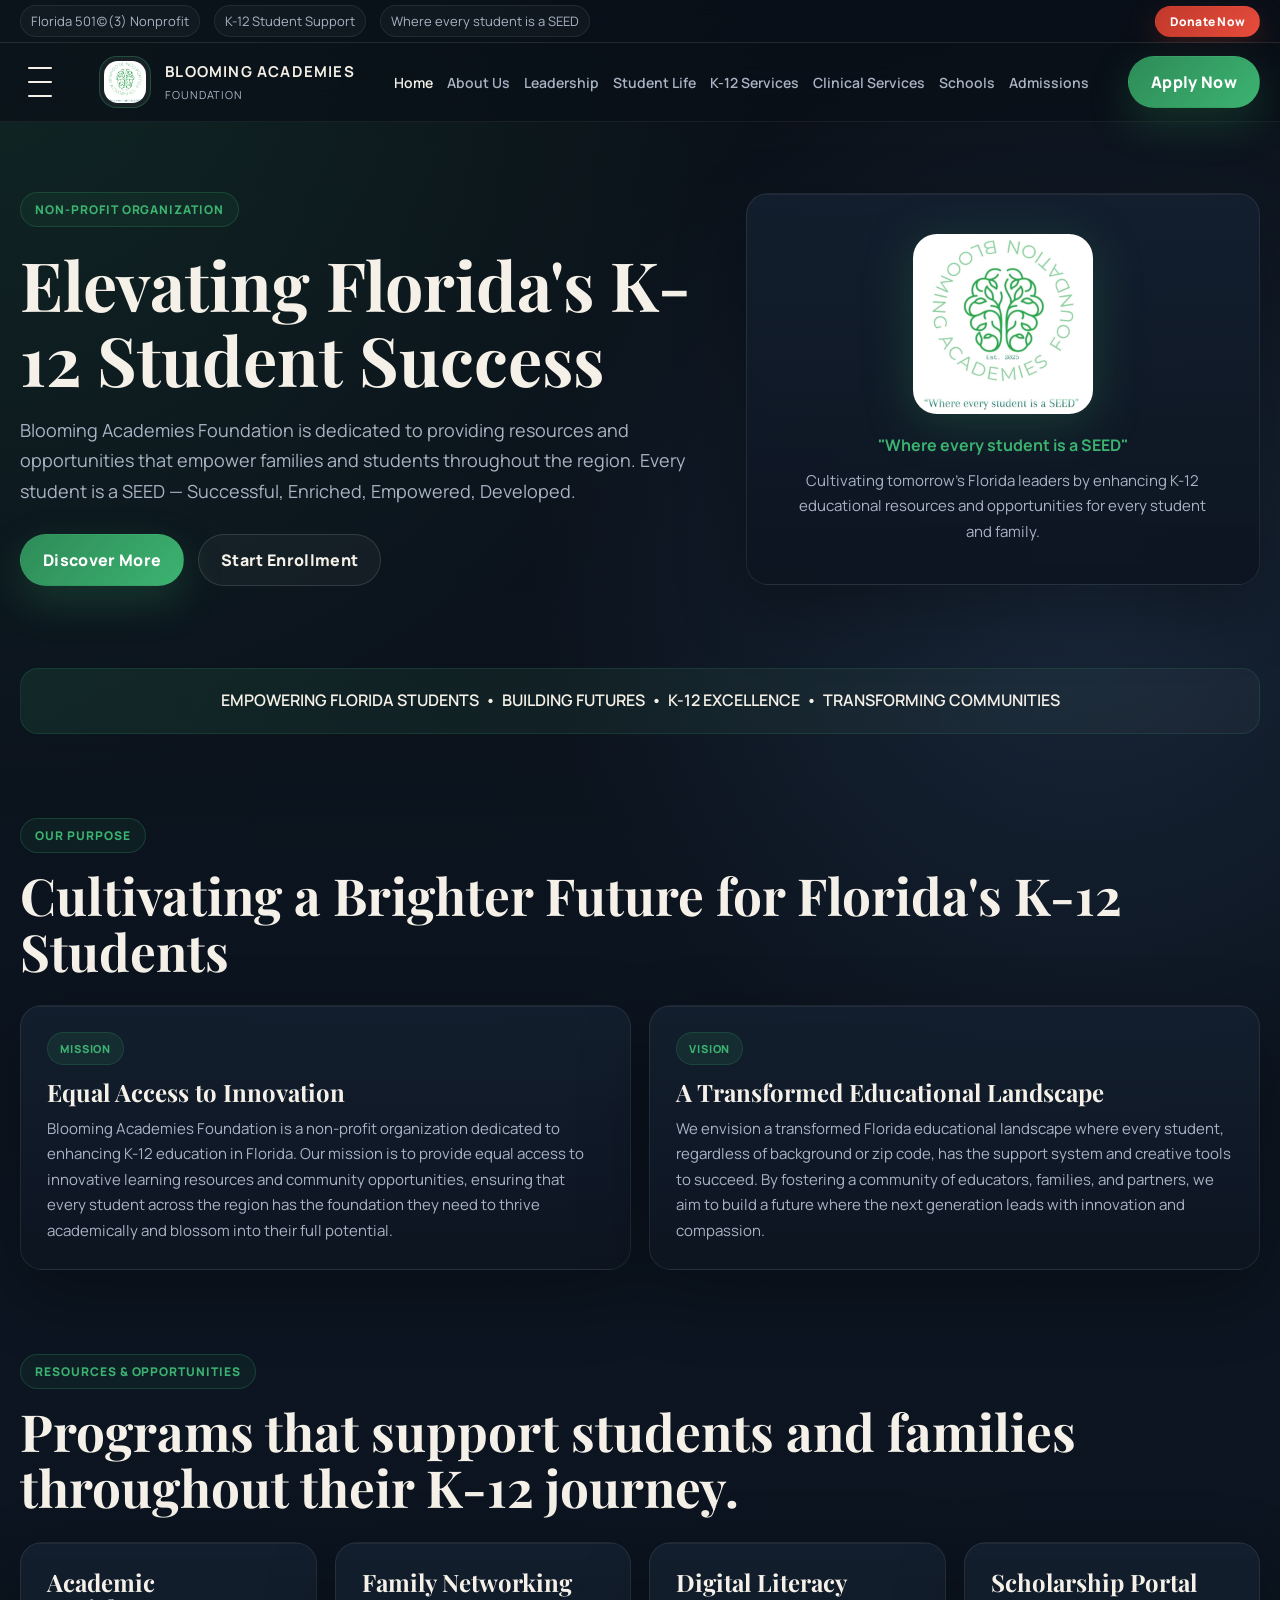
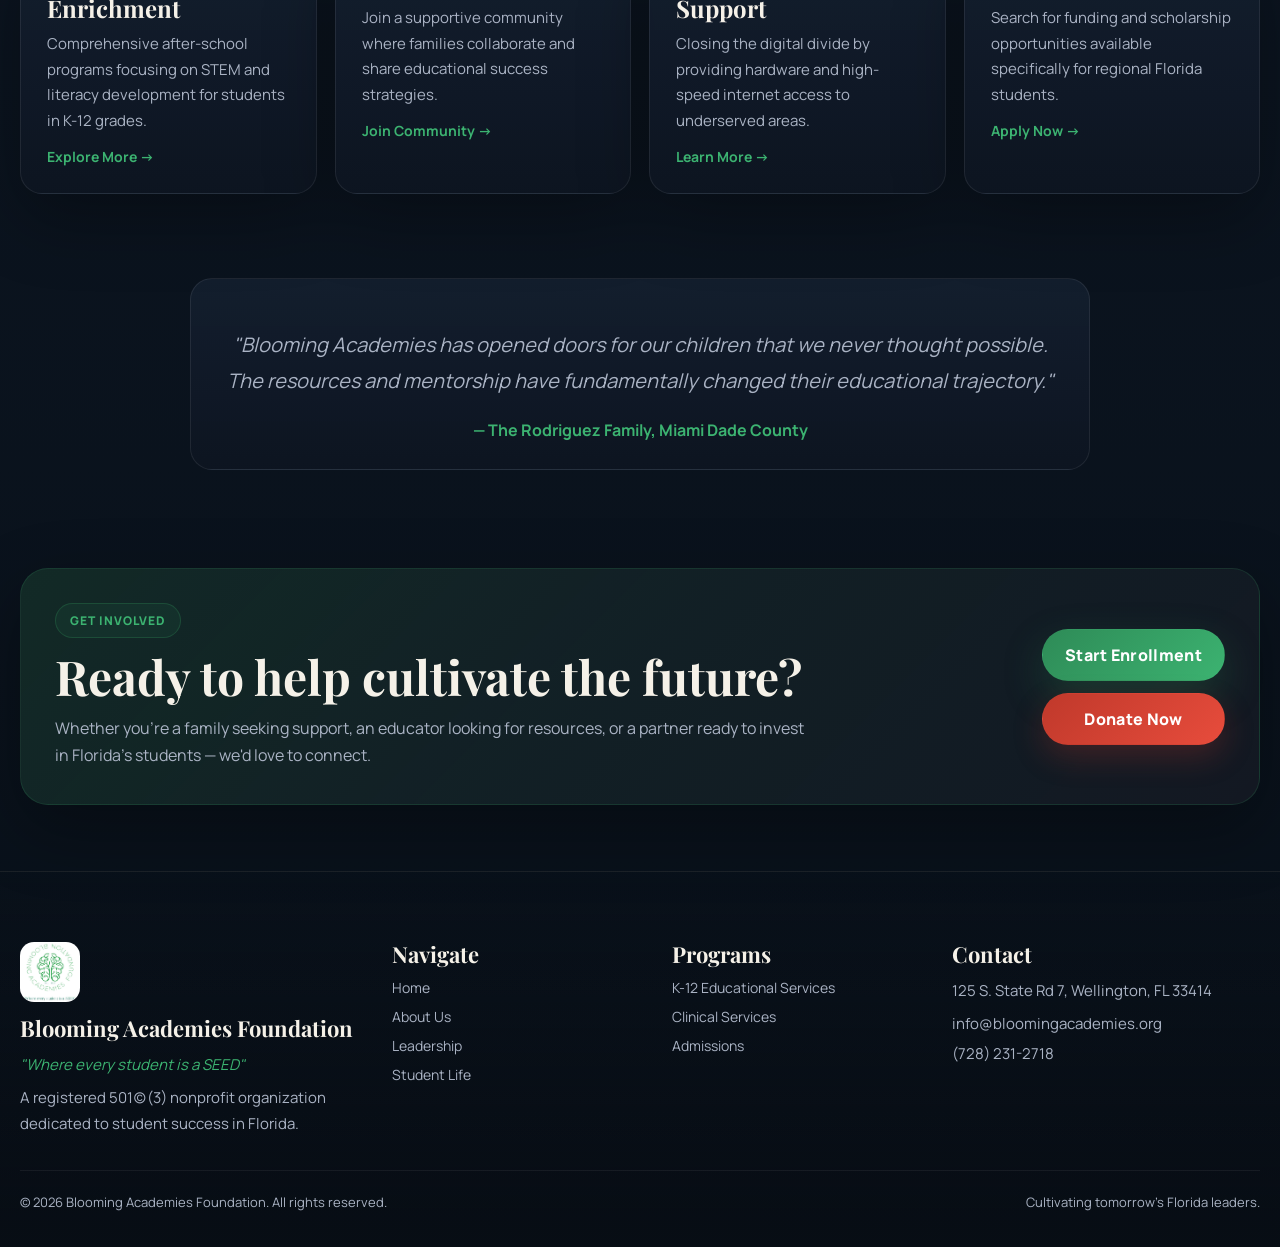
<file: index.html>
<!DOCTYPE html>
<html lang="en">
<head>
  <meta charset="UTF-8">
  <meta name="viewport" content="width=device-width, initial-scale=1.0">
  <title>Blooming Academies Foundation | Where Every Student is a SEED</title>
  <meta name="description" content="Blooming Academies Foundation is a Florida nonprofit dedicated to enhancing K-12 education through innovative resources, clinical support, and community partnerships.">
  <link rel="preconnect" href="https://fonts.googleapis.com">
  <link rel="preconnect" href="https://fonts.gstatic.com" crossorigin>
  <link href="https://fonts.googleapis.com/css2?family=Playfair+Display:wght@600;700;800&family=Manrope:wght@400;500;600;700;800&display=swap" rel="stylesheet">
  <link rel="stylesheet" href="shared.css">
</head>
<body>
  <div class="topbar">
    <div class="container topbar-inner">
      <div class="topbar-items">
        <span class="topbar-chip">Florida 501(c)(3) Nonprofit</span>
        <span class="topbar-chip">K-12 Student Support</span>
        <span class="topbar-chip">Where every student is a SEED</span>
      </div>
      <div>
        <a href="https://www.paypal.com/donate" class="btn btn-donate" style="padding:6px 14px; font-size:12px;">Donate Now</a>
      </div>
    </div>
  </div>

  <nav class="navbar">
    <div class="container nav-inner">
      <button class="menu-toggle" onclick="toggleMenu()" aria-label="Open navigation menu">
        <span></span><span></span><span></span>
      </button>
      <a href="index.html" class="brand">
        <div class="brand-mark"><img src="baf-logo.jpg" alt="BAF Logo"></div>
        <div class="brand-copy">
          <strong>Blooming Academies</strong>
          <small>Foundation</small>
        </div>
      </a>
      <div class="nav-links">
        <a href="index.html" class="active">Home</a>
        <a href="about.html">About Us</a>
        <a href="leadership.html">Leadership</a>
        <a href="student-life.html">Student Life</a>
        <a href="services.html">K-12 Services</a>
        <a href="clinical.html">Clinical Services</a>
        <a href="schools.html">Schools</a>
        <a href="admissions.html">Admissions</a>
      </div>
      <a class="btn btn-primary" href="admissions.html">Apply Now</a>
    </div>
  </nav>

  <header class="page-hero">
    <div class="container" style="display: grid; grid-template-columns: 1.15fr 0.85fr; gap: 30px; align-items: center;">
      <div>
        <div class="eyebrow">Non-Profit Organization</div>
        <h1 style="margin-top:20px;">Elevating Florida's K-12 Student Success</h1>
        <p>Blooming Academies Foundation is dedicated to providing resources and opportunities that empower families and students throughout the region. Every student is a SEED — Successful, Enriched, Empowered, Developed.</p>
        <div style="display:flex; gap:14px; flex-wrap:wrap; margin-top:28px;">
          <a class="btn btn-primary" href="about.html">Discover More</a>
          <a class="btn btn-secondary" href="admissions.html">Start Enrollment</a>
        </div>
      </div>
      <div class="card" style="text-align:center; padding:40px;">
        <img src="baf-logo.jpg" alt="Blooming Academies Foundation" style="width:180px; height:180px; object-fit:contain; margin:0 auto; border-radius:24px; filter:drop-shadow(0 8px 24px rgba(46,139,87,0.3));">
        <p style="margin-top:18px; font-size:16px; font-weight:700; color:var(--green-bright);">"Where every student is a SEED"</p>
        <p style="margin-top:8px;">Cultivating tomorrow's Florida leaders by enhancing K-12 educational resources and opportunities for every student and family.</p>
      </div>
    </div>
  </header>

  <section class="section">
    <div class="container">
      <div class="network-band" style="text-align:center; font-size:16px;">
        EMPOWERING FLORIDA STUDENTS &nbsp;•&nbsp; BUILDING FUTURES &nbsp;•&nbsp; K-12 EXCELLENCE &nbsp;•&nbsp; TRANSFORMING COMMUNITIES
      </div>
    </div>
  </section>

  <section class="section">
    <div class="container">
      <div class="section-head">
        <div class="eyebrow">Our Purpose</div>
        <h2 style="margin-top:14px;">Cultivating a Brighter Future for Florida's K-12 Students</h2>
      </div>
      <div class="grid-2">
        <div class="card">
          <div class="pill pill-green" style="margin-bottom:14px;">Mission</div>
          <h3>Equal Access to Innovation</h3>
          <p>Blooming Academies Foundation is a non-profit organization dedicated to enhancing K-12 education in Florida. Our mission is to provide equal access to innovative learning resources and community opportunities, ensuring that every student across the region has the foundation they need to thrive academically and blossom into their full potential.</p>
        </div>
        <div class="card">
          <div class="pill pill-green" style="margin-bottom:14px;">Vision</div>
          <h3>A Transformed Educational Landscape</h3>
          <p>We envision a transformed Florida educational landscape where every student, regardless of background or zip code, has the support system and creative tools to succeed. By fostering a community of educators, families, and partners, we aim to build a future where the next generation leads with innovation and compassion.</p>
        </div>
      </div>
    </div>
  </section>

  <section class="section">
    <div class="container">
      <div class="section-head">
        <div class="eyebrow">Resources & Opportunities</div>
        <h2 style="margin-top:14px;">Programs that support students and families throughout their K-12 journey.</h2>
      </div>
      <div class="grid-4">
        <div class="card">
          <h3>Academic Enrichment</h3>
          <p>Comprehensive after-school programs focusing on STEM and literacy development for students in K-12 grades.</p>
          <a href="services.html" style="display:inline-block; margin-top:14px; color:var(--green-bright); font-weight:700; font-size:14px;">Explore More →</a>
        </div>
        <div class="card">
          <h3>Family Networking</h3>
          <p>Join a supportive community where families collaborate and share educational success strategies.</p>
          <a href="about.html" style="display:inline-block; margin-top:14px; color:var(--green-bright); font-weight:700; font-size:14px;">Join Community →</a>
        </div>
        <div class="card">
          <h3>Digital Literacy Support</h3>
          <p>Closing the digital divide by providing hardware and high-speed internet access to underserved areas.</p>
          <a href="services.html" style="display:inline-block; margin-top:14px; color:var(--green-bright); font-weight:700; font-size:14px;">Learn More →</a>
        </div>
        <div class="card">
          <h3>Scholarship Portal</h3>
          <p>Search for funding and scholarship opportunities available specifically for regional Florida students.</p>
          <a href="admissions.html" style="display:inline-block; margin-top:14px; color:var(--green-bright); font-weight:700; font-size:14px;">Apply Now →</a>
        </div>
      </div>
    </div>
  </section>

  <section class="section">
    <div class="container">
      <div class="quote-block" style="text-align:center; max-width:900px; margin:0 auto;">
        <p style="font-size:20px;">"Blooming Academies has opened doors for our children that we never thought possible. The resources and mentorship have fundamentally changed their educational trajectory."</p>
        <footer>— The Rodriguez Family, Miami Dade County</footer>
      </div>
    </div>
  </section>

  <section class="section">
    <div class="container">
      <div class="cta-band">
        <div>
          <div class="eyebrow">Get Involved</div>
          <h2 style="font-size:clamp(28px,4vw,48px); margin-top:12px;">Ready to help cultivate the future?</h2>
          <p>Whether you're a family seeking support, an educator looking for resources, or a partner ready to invest in Florida's students — we'd love to connect.</p>
        </div>
        <div style="display:flex; flex-direction:column; gap:12px;">
          <a class="btn btn-primary" href="admissions.html">Start Enrollment</a>
          <a class="btn btn-donate" href="https://www.paypal.com/donate">Donate Now</a>
        </div>
      </div>
    </div>
  </section>

  <footer class="site-footer">
    <div class="container">
      <div class="footer-grid">
        <div class="footer-column">
          <img src="baf-logo.jpg" alt="BAF" style="width:60px; height:60px; object-fit:contain; margin-bottom:14px; border-radius:14px;">
          <h4>Blooming Academies Foundation</h4>
          <p style="font-style:italic; color:var(--green-bright); margin-bottom:8px;">"Where every student is a SEED"</p>
          <p>A registered 501(c)(3) nonprofit organization dedicated to student success in Florida.</p>
        </div>
        <div class="footer-column">
          <h4>Navigate</h4>
          <div class="footer-links">
            <a href="index.html">Home</a>
            <a href="about.html">About Us</a>
            <a href="leadership.html">Leadership</a>
            <a href="student-life.html">Student Life</a>
          </div>
        </div>
        <div class="footer-column">
          <h4>Programs</h4>
          <div class="footer-links">
            <a href="services.html">K-12 Educational Services</a>
            <a href="clinical.html">Clinical Services</a>
            <a href="admissions.html">Admissions</a>
          </div>
        </div>
        <div class="footer-column">
          <h4>Contact</h4>
          <p>125 S. State Rd 7, Wellington, FL 33414</p>
          <p style="margin-top:8px;">info@bloomingacademies.org</p>
          <p style="margin-top:4px;">(728) 231-2718</p>
        </div>
      </div>
      <div class="footer-bottom">
        <span>© 2026 Blooming Academies Foundation. All rights reserved.</span>
        <span>Cultivating tomorrow's Florida leaders.</span>
      </div>
    </div>
  </footer>

  <div class="slide-overlay" onclick="toggleMenu()"></div>
  <nav class="slide-menu">
    <div class="slide-menu-section">
      <span class="slide-menu-label">Pages</span>
      <div class="slide-menu-links" id="menu-pages">
        <a href="index.html">Home</a>
        <a href="about.html">About Us</a>
        <a href="leadership.html">Executive Leadership</a>
        <a href="student-life.html">Student Life</a>
        <a href="services.html">K-12 Educational Services</a>
        <a href="clinical.html">Clinical Services</a>
        <a href="schools.html">Our Schools</a>
        <a href="admissions.html">Admissions</a>
      </div>
    </div>
    <div class="slide-menu-divider"></div>
    <div class="slide-menu-section">
      <span class="slide-menu-label">Quick Links</span>
      <div class="slide-menu-links">
        <a href="https://www.paypal.com/donate" target="_blank">Donate Now</a>
        <a href="mailto:info@bloomingacademies.org">Email Us</a>
        <a href="tel:+17282312718">Call (728) 231-2718</a>
      </div>
    </div>
    <div class="slide-menu-divider"></div>
    <div class="slide-menu-section">
      <span class="slide-menu-label">Address</span>
      <div class="slide-menu-links">
        <span style="padding:10px 14px; color:var(--muted); font-size:14px; line-height:1.6;">125 S. State Rd 7<br>Wellington, FL 33414</span>
      </div>
    </div>
  </nav>

  <script>
  function toggleMenu(){
    document.querySelector('.menu-toggle').classList.toggle('open');
    document.querySelector('.slide-menu').classList.toggle('open');
    document.querySelector('.slide-overlay').classList.toggle('open');
  }
  // highlight current page
  (function(){
    var path=location.pathname.split('/').pop()||'index.html';
    document.querySelectorAll('#menu-pages a').forEach(function(a){
      if(a.getAttribute('href')===path) a.classList.add('active');
    });
  })();
  </script>

</body>
</html>
</file>
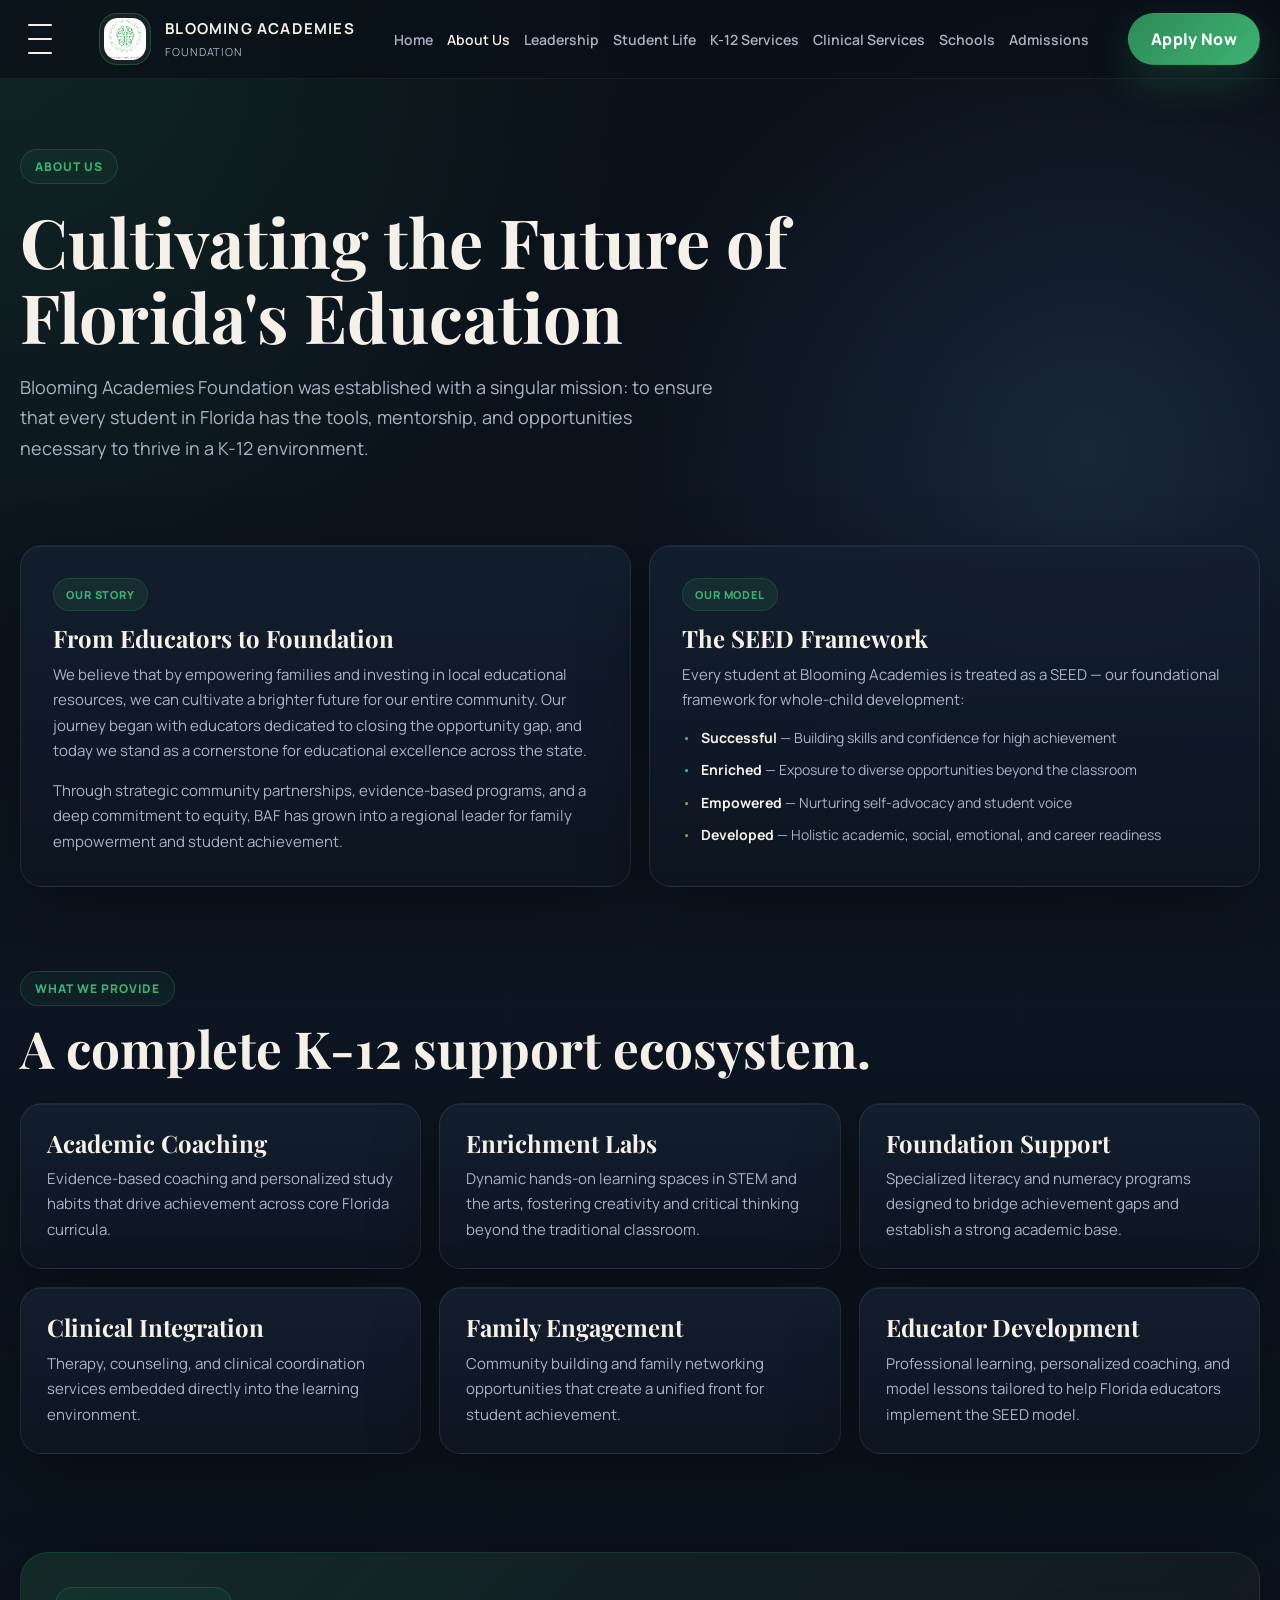
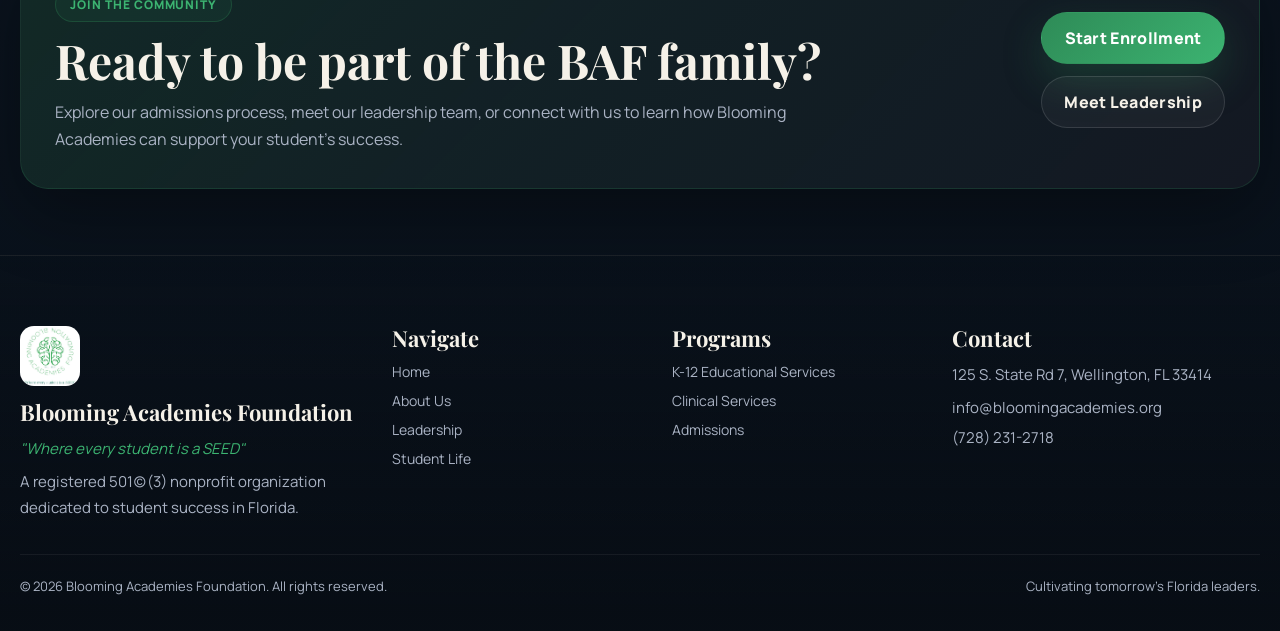
<file: about.html>
<!DOCTYPE html>
<html lang="en">
<head>
  <meta charset="UTF-8">
  <meta name="viewport" content="width=device-width, initial-scale=1.0">
  <title>About Us | Blooming Academies Foundation</title>
  <meta name="description" content="Learn about Blooming Academies Foundation's mission to enhance K-12 education in Florida through resources, mentorship, and community partnerships.">
  <link rel="preconnect" href="https://fonts.googleapis.com">
  <link rel="preconnect" href="https://fonts.gstatic.com" crossorigin>
  <link href="https://fonts.googleapis.com/css2?family=Playfair+Display:wght@600;700;800&family=Manrope:wght@400;500;600;700;800&display=swap" rel="stylesheet">
  <link rel="stylesheet" href="shared.css">
</head>
<body>
  <nav class="navbar">
    <div class="container nav-inner">
      <button class="menu-toggle" onclick="toggleMenu()" aria-label="Open navigation menu">
        <span></span><span></span><span></span>
      </button>
      <a href="index.html" class="brand">
        <div class="brand-mark"><img src="baf-logo.jpg" alt="BAF Logo"></div>
        <div class="brand-copy"><strong>Blooming Academies</strong><small>Foundation</small></div>
      </a>
      <div class="nav-links">
        <a href="index.html">Home</a>
        <a href="about.html" class="active">About Us</a>
        <a href="leadership.html">Leadership</a>
        <a href="student-life.html">Student Life</a>
        <a href="services.html">K-12 Services</a>
        <a href="clinical.html">Clinical Services</a>
        <a href="schools.html">Schools</a>
        <a href="admissions.html">Admissions</a>
      </div>
      <a class="btn btn-primary" href="admissions.html">Apply Now</a>
    </div>
  </nav>

  <header class="page-hero">
    <div class="container">
      <div class="eyebrow">About Us</div>
      <h1 style="margin-top:20px;">Cultivating the Future of Florida's Education</h1>
      <p>Blooming Academies Foundation was established with a singular mission: to ensure that every student in Florida has the tools, mentorship, and opportunities necessary to thrive in a K-12 environment.</p>
    </div>
  </header>

  <section class="section">
    <div class="container">
      <div class="grid-2">
        <div class="card" style="padding:32px;">
          <div class="pill pill-green" style="margin-bottom:14px;">Our Story</div>
          <h3>From Educators to Foundation</h3>
          <p>We believe that by empowering families and investing in local educational resources, we can cultivate a brighter future for our entire community. Our journey began with educators dedicated to closing the opportunity gap, and today we stand as a cornerstone for educational excellence across the state.</p>
          <p style="margin-top:14px;">Through strategic community partnerships, evidence-based programs, and a deep commitment to equity, BAF has grown into a regional leader for family empowerment and student achievement.</p>
        </div>
        <div class="card" style="padding:32px;">
          <div class="pill pill-green" style="margin-bottom:14px;">Our Model</div>
          <h3>The SEED Framework</h3>
          <p>Every student at Blooming Academies is treated as a SEED — our foundational framework for whole-child development:</p>
          <ul class="feature-list" style="margin-top:14px;">
            <li><strong style="color:var(--text);">Successful</strong> — Building skills and confidence for high achievement</li>
            <li><strong style="color:var(--text);">Enriched</strong> — Exposure to diverse opportunities beyond the classroom</li>
            <li><strong style="color:var(--text);">Empowered</strong> — Nurturing self-advocacy and student voice</li>
            <li><strong style="color:var(--text);">Developed</strong> — Holistic academic, social, emotional, and career readiness</li>
          </ul>
        </div>
      </div>
    </div>
  </section>

  <section class="section">
    <div class="container">
      <div class="section-head">
        <div class="eyebrow">What We Provide</div>
        <h2 style="margin-top:14px;">A complete K-12 support ecosystem.</h2>
      </div>
      <div class="grid-3">
        <div class="card">
          <h3>Academic Coaching</h3>
          <p>Evidence-based coaching and personalized study habits that drive achievement across core Florida curricula.</p>
        </div>
        <div class="card">
          <h3>Enrichment Labs</h3>
          <p>Dynamic hands-on learning spaces in STEM and the arts, fostering creativity and critical thinking beyond the traditional classroom.</p>
        </div>
        <div class="card">
          <h3>Foundation Support</h3>
          <p>Specialized literacy and numeracy programs designed to bridge achievement gaps and establish a strong academic base.</p>
        </div>
        <div class="card">
          <h3>Clinical Integration</h3>
          <p>Therapy, counseling, and clinical coordination services embedded directly into the learning environment.</p>
        </div>
        <div class="card">
          <h3>Family Engagement</h3>
          <p>Community building and family networking opportunities that create a unified front for student achievement.</p>
        </div>
        <div class="card">
          <h3>Educator Development</h3>
          <p>Professional learning, personalized coaching, and model lessons tailored to help Florida educators implement the SEED model.</p>
        </div>
      </div>
    </div>
  </section>

  <section class="section">
    <div class="container">
      <div class="cta-band">
        <div>
          <div class="eyebrow">Join the Community</div>
          <h2 style="font-size:clamp(28px,4vw,48px); margin-top:12px;">Ready to be part of the BAF family?</h2>
          <p>Explore our admissions process, meet our leadership team, or connect with us to learn how Blooming Academies can support your student's success.</p>
        </div>
        <div style="display:flex; flex-direction:column; gap:12px;">
          <a class="btn btn-primary" href="admissions.html">Start Enrollment</a>
          <a class="btn btn-secondary" href="leadership.html">Meet Leadership</a>
        </div>
      </div>
    </div>
  </section>

  <footer class="site-footer">
    <div class="container">
      <div class="footer-grid">
        <div class="footer-column">
          <img src="baf-logo.jpg" alt="BAF" style="width:60px; height:60px; object-fit:contain; margin-bottom:14px; border-radius:14px;">
          <h4>Blooming Academies Foundation</h4>
          <p style="font-style:italic; color:var(--green-bright); margin-bottom:8px;">"Where every student is a SEED"</p>
          <p>A registered 501(c)(3) nonprofit organization dedicated to student success in Florida.</p>
        </div>
        <div class="footer-column">
          <h4>Navigate</h4>
          <div class="footer-links"><a href="index.html">Home</a><a href="about.html">About Us</a><a href="leadership.html">Leadership</a><a href="student-life.html">Student Life</a></div>
        </div>
        <div class="footer-column">
          <h4>Programs</h4>
          <div class="footer-links"><a href="services.html">K-12 Educational Services</a><a href="clinical.html">Clinical Services</a><a href="admissions.html">Admissions</a></div>
        </div>
        <div class="footer-column">
          <h4>Contact</h4>
          <p>125 S. State Rd 7, Wellington, FL 33414</p>
          <p style="margin-top:8px;">info@bloomingacademies.org</p>
          <p style="margin-top:4px;">(728) 231-2718</p>
        </div>
      </div>
      <div class="footer-bottom">
        <span>© 2026 Blooming Academies Foundation. All rights reserved.</span>
        <span>Cultivating tomorrow's Florida leaders.</span>
      </div>
    </div>
  </footer>

  <div class="slide-overlay" onclick="toggleMenu()"></div>
  <nav class="slide-menu">
    <div class="slide-menu-section">
      <span class="slide-menu-label">Pages</span>
      <div class="slide-menu-links" id="menu-pages">
        <a href="index.html">Home</a>
        <a href="about.html">About Us</a>
        <a href="leadership.html">Executive Leadership</a>
        <a href="student-life.html">Student Life</a>
        <a href="services.html">K-12 Educational Services</a>
        <a href="clinical.html">Clinical Services</a>
        <a href="schools.html">Schools</a>
        <a href="admissions.html">Admissions</a>
      </div>
    </div>
    <div class="slide-menu-divider"></div>
    <div class="slide-menu-section">
      <span class="slide-menu-label">Quick Links</span>
      <div class="slide-menu-links">
        <a href="https://www.paypal.com/donate" target="_blank">Donate Now</a>
        <a href="mailto:info@bloomingacademies.org">Email Us</a>
        <a href="tel:+17282312718">Call (728) 231-2718</a>
      </div>
    </div>
    <div class="slide-menu-divider"></div>
    <div class="slide-menu-section">
      <span class="slide-menu-label">Address</span>
      <div class="slide-menu-links">
        <span style="padding:10px 14px; color:var(--muted); font-size:14px; line-height:1.6;">125 S. State Rd 7<br>Wellington, FL 33414</span>
      </div>
    </div>
  </nav>

  <script>
  function toggleMenu(){
    document.querySelector('.menu-toggle').classList.toggle('open');
    document.querySelector('.slide-menu').classList.toggle('open');
    document.querySelector('.slide-overlay').classList.toggle('open');
  }
  // highlight current page
  (function(){
    var path=location.pathname.split('/').pop()||'index.html';
    document.querySelectorAll('#menu-pages a').forEach(function(a){
      if(a.getAttribute('href')===path) a.classList.add('active');
    });
  })();
  </script>

</body>
</html>
</file>
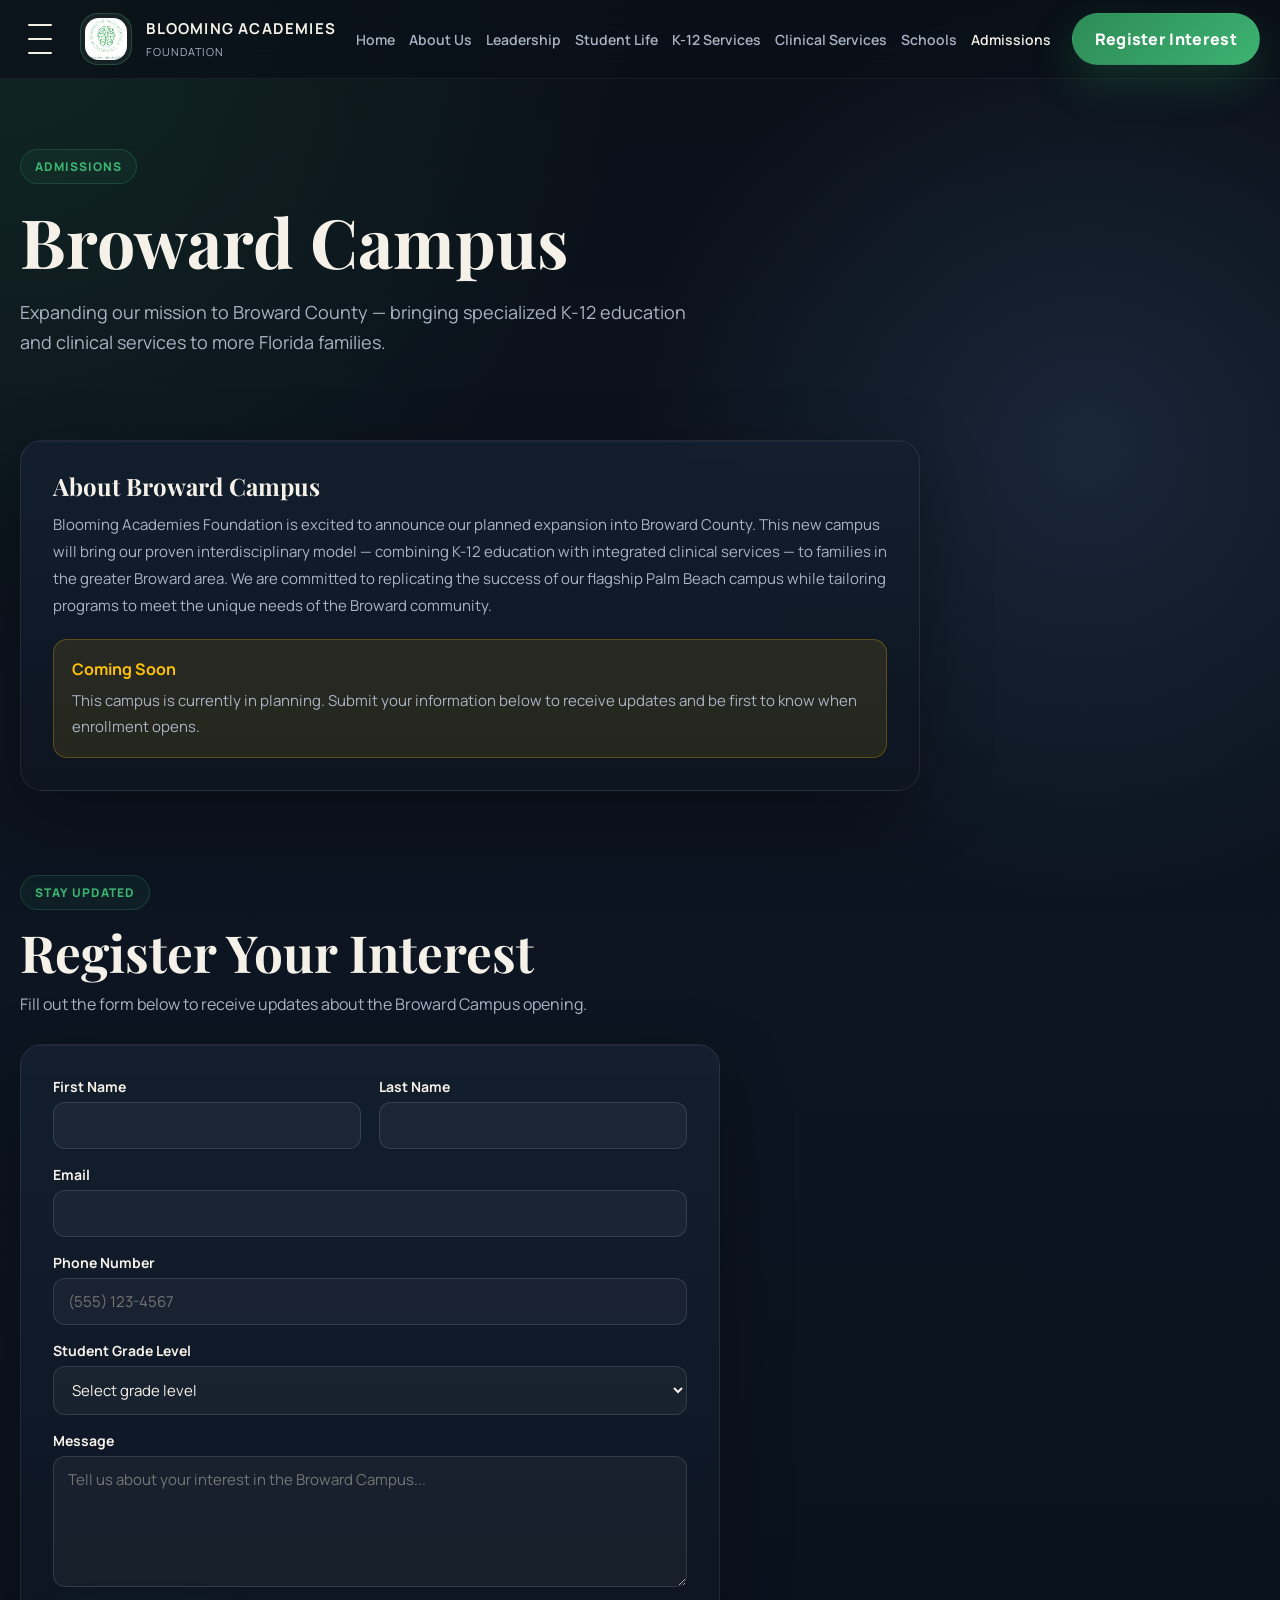
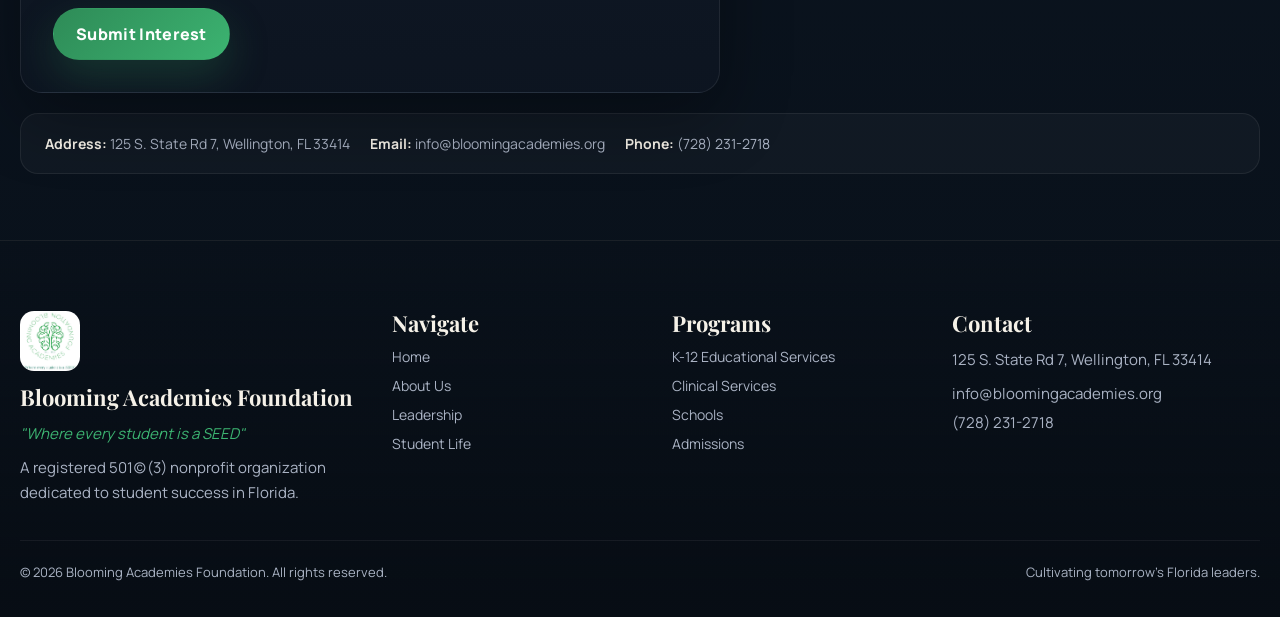
<file: admissions-broward.html>
<!DOCTYPE html>
<html lang="en">
<head>
  <meta charset="UTF-8">
  <meta name="viewport" content="width=device-width, initial-scale=1.0">
  <title>Admissions - Broward Campus | Blooming Academies Foundation</title>
  <meta name="description" content="Blooming Academies Foundation Broward Campus - Coming Soon. Register your interest to receive updates on enrollment for our upcoming Broward County location.">
  <link rel="preconnect" href="https://fonts.googleapis.com">
  <link rel="preconnect" href="https://fonts.gstatic.com" crossorigin>
  <link href="https://fonts.googleapis.com/css2?family=Playfair+Display:wght@600;700;800&family=Manrope:wght@400;500;600;700;800&display=swap" rel="stylesheet">
  <link rel="stylesheet" href="shared.css">
</head>
<body>
  <nav class="navbar">
    <div class="container nav-inner">
      <button class="menu-toggle" onclick="toggleMenu()" aria-label="Open navigation menu">
        <span></span><span></span><span></span>
      </button>
      <a href="index.html" class="brand">
        <div class="brand-mark"><img src="baf-logo.jpg" alt="BAF Logo"></div>
        <div class="brand-copy"><strong>Blooming Academies</strong><small>Foundation</small></div>
      </a>
      <div class="nav-links">
        <a href="index.html">Home</a>
        <a href="about.html">About Us</a>
        <a href="leadership.html">Leadership</a>
        <a href="student-life.html">Student Life</a>
        <a href="services.html">K-12 Services</a>
        <a href="clinical.html">Clinical Services</a>
        <a href="schools.html">Schools</a>
        <a href="admissions.html" class="active">Admissions</a>
      </div>
      <a class="btn btn-primary" href="#contact-form">Register Interest</a>
    </div>
  </nav>

  <header class="page-hero">
    <div class="container">
      <div class="eyebrow">Admissions</div>
      <h1 style="margin-top:20px;">Broward Campus</h1>
      <p>Expanding our mission to Broward County — bringing specialized K-12 education and clinical services to more Florida families.</p>
    </div>
  </header>

  <section class="section">
    <div class="container">
      <div class="card" style="padding:32px; max-width:900px;">
        <h3>About Broward Campus</h3>
        <p style="margin-top:12px; line-height:1.8;">Blooming Academies Foundation is excited to announce our planned expansion into Broward County. This new campus will bring our proven interdisciplinary model — combining K-12 education with integrated clinical services — to families in the greater Broward area. We are committed to replicating the success of our flagship Palm Beach campus while tailoring programs to meet the unique needs of the Broward community.</p>
        <div style="margin-top:20px; padding:18px; border-radius:14px; background:rgba(255,193,7,0.1); border:1px solid rgba(255,193,7,0.25);">
          <strong style="color:#ffc107;">Coming Soon</strong>
          <p style="margin-top:8px;">This campus is currently in planning. Submit your information below to receive updates and be first to know when enrollment opens.</p>
        </div>
      </div>
    </div>
  </section>

  <section class="section" id="contact-form">
    <div class="container">
      <div class="section-head">
        <div class="eyebrow">Stay Updated</div>
        <h2 style="margin-top:14px;">Register Your Interest</h2>
        <p>Fill out the form below to receive updates about the Broward Campus opening.</p>
      </div>

      <div class="card" style="padding:32px; max-width:700px;">
        <form action="https://formsubmit.co/info@bloomingacademies.org" method="POST" style="display:grid; gap:16px;">
          <input type="hidden" name="_subject" value="BAF Admissions Inquiry - Broward Campus">
          <input type="hidden" name="_captcha" value="false">
          <div class="grid-2">
            <div>
              <label style="display:block; font-weight:700; margin-bottom:6px; font-size:14px;">First Name</label>
              <input type="text" name="first_name" required style="width:100%; padding:12px 14px; border-radius:12px; border:1px solid rgba(255,255,255,0.12); background:rgba(255,255,255,0.04); color:var(--text); font-family:inherit; font-size:15px;">
            </div>
            <div>
              <label style="display:block; font-weight:700; margin-bottom:6px; font-size:14px;">Last Name</label>
              <input type="text" name="last_name" required style="width:100%; padding:12px 14px; border-radius:12px; border:1px solid rgba(255,255,255,0.12); background:rgba(255,255,255,0.04); color:var(--text); font-family:inherit; font-size:15px;">
            </div>
          </div>
          <div>
            <label style="display:block; font-weight:700; margin-bottom:6px; font-size:14px;">Email</label>
            <input type="email" name="email" required style="width:100%; padding:12px 14px; border-radius:12px; border:1px solid rgba(255,255,255,0.12); background:rgba(255,255,255,0.04); color:var(--text); font-family:inherit; font-size:15px;">
          </div>
          <div>
            <label style="display:block; font-weight:700; margin-bottom:6px; font-size:14px;">Phone Number</label>
            <input type="tel" name="phone" placeholder="(555) 123-4567" style="width:100%; padding:12px 14px; border-radius:12px; border:1px solid rgba(255,255,255,0.12); background:rgba(255,255,255,0.04); color:var(--text); font-family:inherit; font-size:15px;">
          </div>
          <div>
            <label style="display:block; font-weight:700; margin-bottom:6px; font-size:14px;">Student Grade Level</label>
            <select name="grade_level" required style="width:100%; padding:12px 14px; border-radius:12px; border:1px solid rgba(255,255,255,0.12); background:rgba(255,255,255,0.04); color:var(--text); font-family:inherit; font-size:15px;">
              <option value="">Select grade level</option>
              <option value="K">Kindergarten</option>
              <option value="1">Grade 1</option>
              <option value="2">Grade 2</option>
              <option value="3">Grade 3</option>
              <option value="4">Grade 4</option>
              <option value="5">Grade 5</option>
              <option value="6">Grade 6</option>
              <option value="7">Grade 7</option>
              <option value="8">Grade 8</option>
              <option value="9">Grade 9</option>
              <option value="10">Grade 10</option>
              <option value="11">Grade 11</option>
              <option value="12">Grade 12</option>
            </select>
          </div>
          <div>
            <label style="display:block; font-weight:700; margin-bottom:6px; font-size:14px;">Message</label>
            <textarea name="message" rows="5" style="width:100%; padding:12px 14px; border-radius:12px; border:1px solid rgba(255,255,255,0.12); background:rgba(255,255,255,0.04); color:var(--text); font-family:inherit; font-size:15px; resize:vertical;" placeholder="Tell us about your interest in the Broward Campus..."></textarea>
          </div>
          <button type="submit" class="btn btn-primary" style="width:fit-content;">Submit Interest</button>
        </form>
      </div>

      <div class="contact-bar" style="margin-top:20px;">
        <span><strong>Address:</strong> 125 S. State Rd 7, Wellington, FL 33414</span>
        <span><strong>Email:</strong> info@bloomingacademies.org</span>
        <span><strong>Phone:</strong> (728) 231-2718</span>
      </div>
    </div>
  </section>

  <footer class="site-footer">
    <div class="container">
      <div class="footer-grid">
        <div class="footer-column">
          <img src="baf-logo.jpg" alt="BAF" style="width:60px; height:60px; object-fit:contain; margin-bottom:14px; border-radius:14px;">
          <h4>Blooming Academies Foundation</h4>
          <p style="font-style:italic; color:var(--green-bright); margin-bottom:8px;">"Where every student is a SEED"</p>
          <p>A registered 501(c)(3) nonprofit organization dedicated to student success in Florida.</p>
        </div>
        <div class="footer-column"><h4>Navigate</h4><div class="footer-links"><a href="index.html">Home</a><a href="about.html">About Us</a><a href="leadership.html">Leadership</a><a href="student-life.html">Student Life</a></div></div>
        <div class="footer-column"><h4>Programs</h4><div class="footer-links"><a href="services.html">K-12 Educational Services</a><a href="clinical.html">Clinical Services</a><a href="schools.html">Schools</a><a href="admissions.html">Admissions</a></div></div>
        <div class="footer-column"><h4>Contact</h4><p>125 S. State Rd 7, Wellington, FL 33414</p><p style="margin-top:8px;">info@bloomingacademies.org</p><p style="margin-top:4px;">(728) 231-2718</p></div>
      </div>
      <div class="footer-bottom"><span>© 2026 Blooming Academies Foundation. All rights reserved.</span><span>Cultivating tomorrow's Florida leaders.</span></div>
    </div>
  </footer>

  <div class="slide-overlay" onclick="toggleMenu()"></div>
  <nav class="slide-menu">
    <div class="slide-menu-section">
      <span class="slide-menu-label">Pages</span>
      <div class="slide-menu-links" id="menu-pages">
        <a href="index.html">Home</a>
        <a href="about.html">About Us</a>
        <a href="leadership.html">Executive Leadership</a>
        <a href="student-life.html">Student Life</a>
        <a href="services.html">K-12 Educational Services</a>
        <a href="clinical.html">Clinical Services</a>
        <a href="schools.html">Schools</a>
        <a href="admissions.html">Admissions</a>
      </div>
    </div>
    <div class="slide-menu-divider"></div>
    <div class="slide-menu-section">
      <span class="slide-menu-label">Quick Links</span>
      <div class="slide-menu-links">
        <a href="https://www.paypal.com/donate" target="_blank">Donate Now</a>
        <a href="mailto:info@bloomingacademies.org">Email Us</a>
        <a href="tel:+17282312718">Call (728) 231-2718</a>
      </div>
    </div>
    <div class="slide-menu-divider"></div>
    <div class="slide-menu-section">
      <span class="slide-menu-label">Address</span>
      <div class="slide-menu-links">
        <span style="padding:10px 14px; color:var(--muted); font-size:14px; line-height:1.6;">125 S. State Rd 7<br>Wellington, FL 33414</span>
      </div>
    </div>
  </nav>

  <script>
  function toggleMenu(){
    document.querySelector('.menu-toggle').classList.toggle('open');
    document.querySelector('.slide-menu').classList.toggle('open');
    document.querySelector('.slide-overlay').classList.toggle('open');
  }
  (function(){
    var path=location.pathname.split('/').pop()||'index.html';
    document.querySelectorAll('#menu-pages a').forEach(function(a){
      if(a.getAttribute('href')===path) a.classList.add('active');
    });
  })();
  </script>

</body>
</html>
</file>
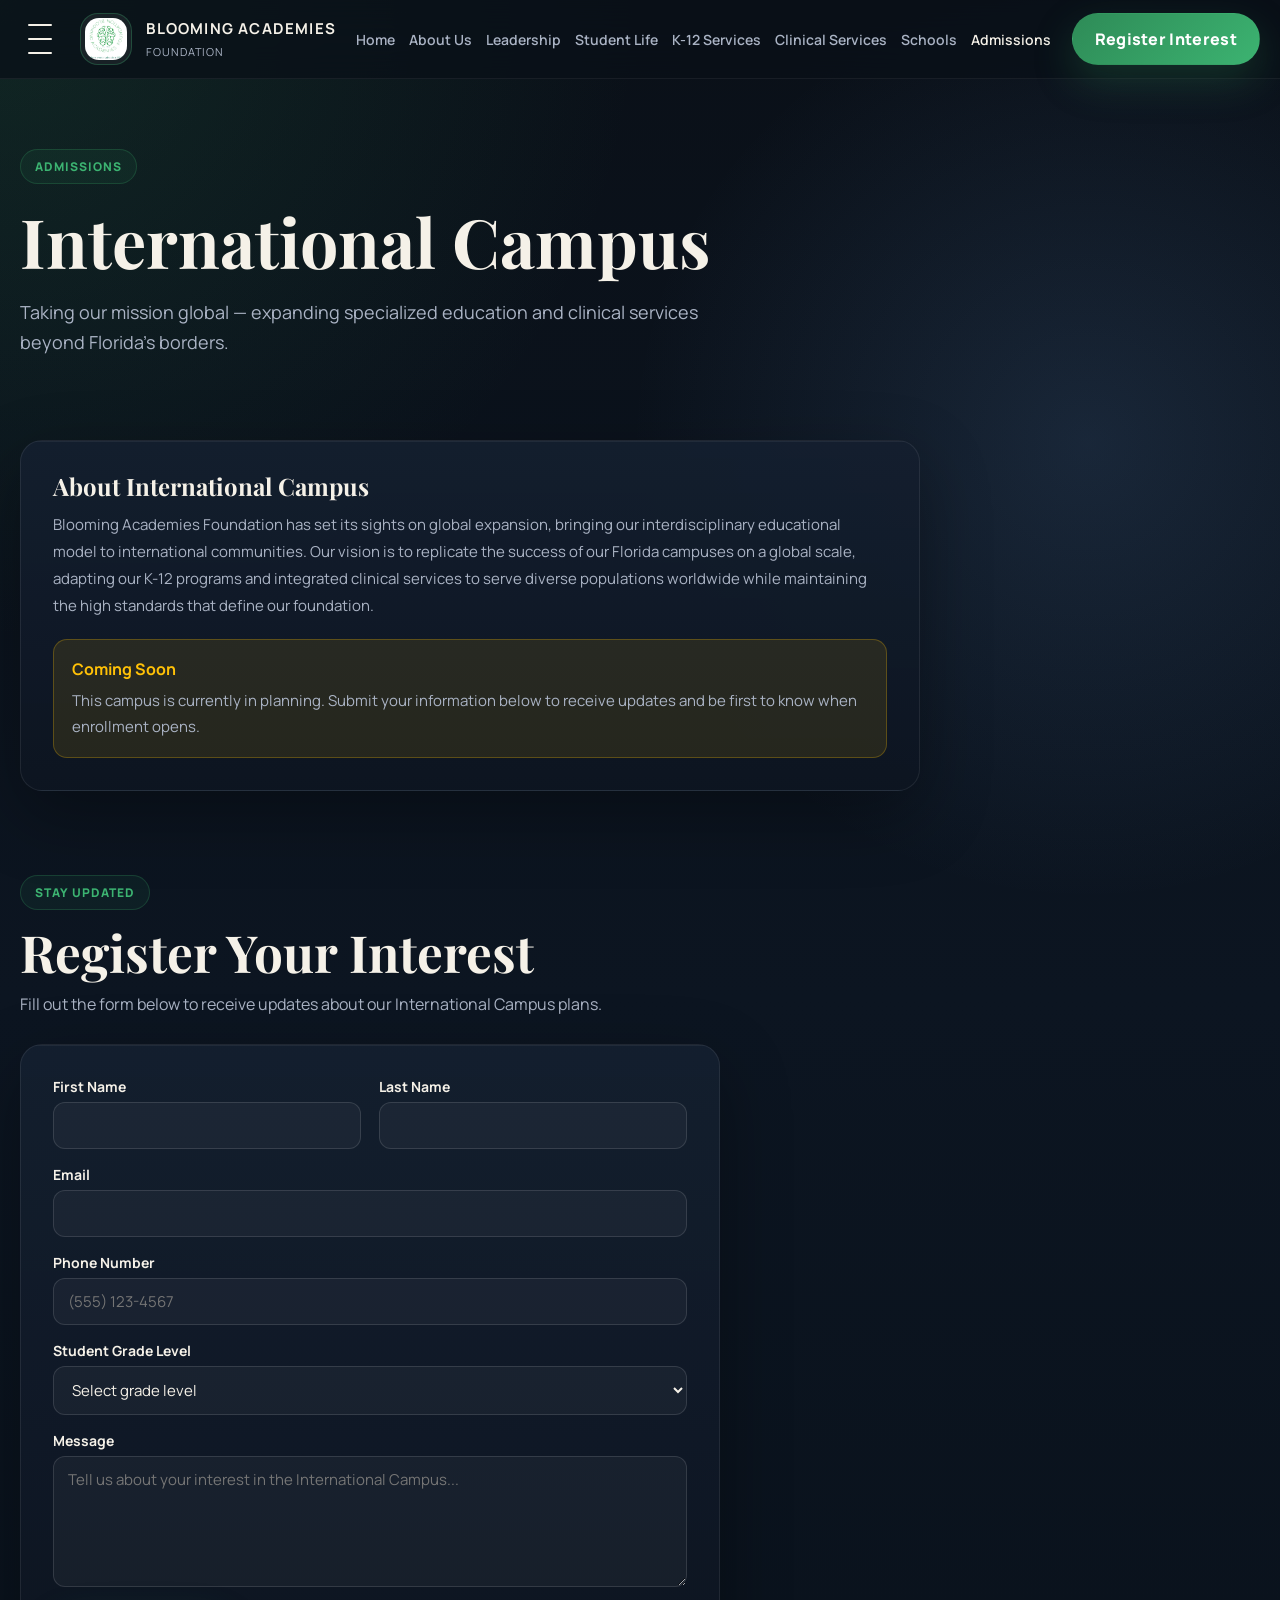
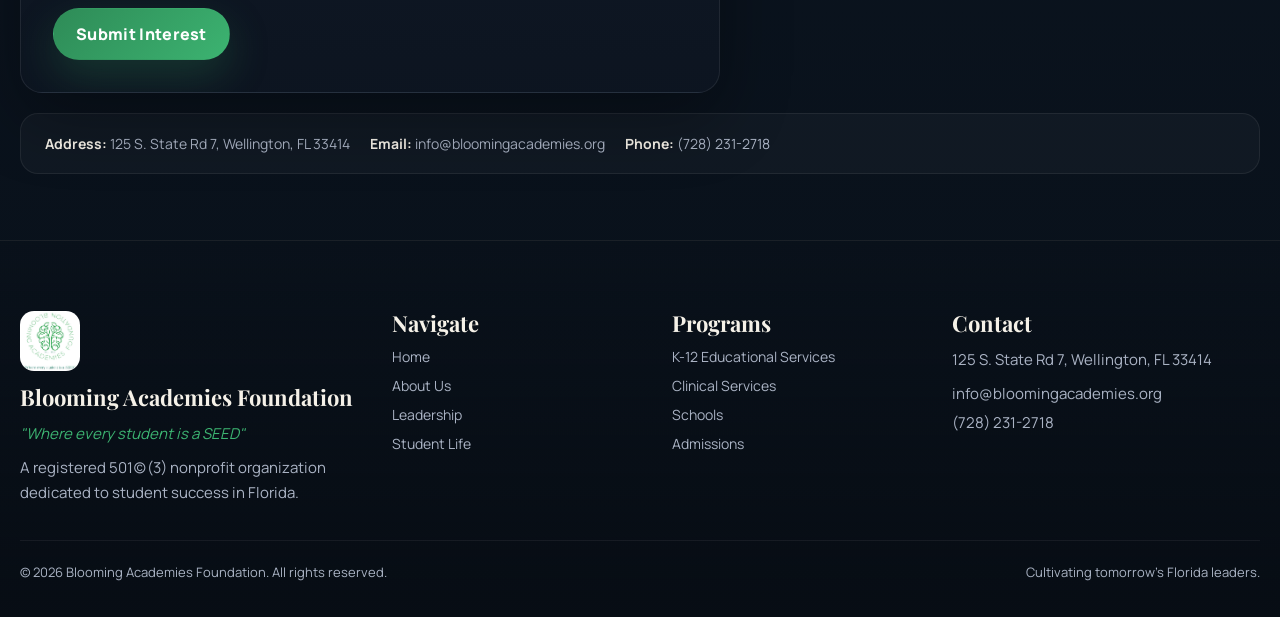
<file: admissions-international.html>
<!DOCTYPE html>
<html lang="en">
<head>
  <meta charset="UTF-8">
  <meta name="viewport" content="width=device-width, initial-scale=1.0">
  <title>Admissions - International Campus | Blooming Academies Foundation</title>
  <meta name="description" content="Blooming Academies Foundation International Campus - Coming Soon. Register your interest to receive updates on our global expansion plans.">
  <link rel="preconnect" href="https://fonts.googleapis.com">
  <link rel="preconnect" href="https://fonts.gstatic.com" crossorigin>
  <link href="https://fonts.googleapis.com/css2?family=Playfair+Display:wght@600;700;800&family=Manrope:wght@400;500;600;700;800&display=swap" rel="stylesheet">
  <link rel="stylesheet" href="shared.css">
</head>
<body>
  <nav class="navbar">
    <div class="container nav-inner">
      <button class="menu-toggle" onclick="toggleMenu()" aria-label="Open navigation menu">
        <span></span><span></span><span></span>
      </button>
      <a href="index.html" class="brand">
        <div class="brand-mark"><img src="baf-logo.jpg" alt="BAF Logo"></div>
        <div class="brand-copy"><strong>Blooming Academies</strong><small>Foundation</small></div>
      </a>
      <div class="nav-links">
        <a href="index.html">Home</a>
        <a href="about.html">About Us</a>
        <a href="leadership.html">Leadership</a>
        <a href="student-life.html">Student Life</a>
        <a href="services.html">K-12 Services</a>
        <a href="clinical.html">Clinical Services</a>
        <a href="schools.html">Schools</a>
        <a href="admissions.html" class="active">Admissions</a>
      </div>
      <a class="btn btn-primary" href="#contact-form">Register Interest</a>
    </div>
  </nav>

  <header class="page-hero">
    <div class="container">
      <div class="eyebrow">Admissions</div>
      <h1 style="margin-top:20px;">International Campus</h1>
      <p>Taking our mission global — expanding specialized education and clinical services beyond Florida's borders.</p>
    </div>
  </header>

  <section class="section">
    <div class="container">
      <div class="card" style="padding:32px; max-width:900px;">
        <h3>About International Campus</h3>
        <p style="margin-top:12px; line-height:1.8;">Blooming Academies Foundation has set its sights on global expansion, bringing our interdisciplinary educational model to international communities. Our vision is to replicate the success of our Florida campuses on a global scale, adapting our K-12 programs and integrated clinical services to serve diverse populations worldwide while maintaining the high standards that define our foundation.</p>
        <div style="margin-top:20px; padding:18px; border-radius:14px; background:rgba(255,193,7,0.1); border:1px solid rgba(255,193,7,0.25);">
          <strong style="color:#ffc107;">Coming Soon</strong>
          <p style="margin-top:8px;">This campus is currently in planning. Submit your information below to receive updates and be first to know when enrollment opens.</p>
        </div>
      </div>
    </div>
  </section>

  <section class="section" id="contact-form">
    <div class="container">
      <div class="section-head">
        <div class="eyebrow">Stay Updated</div>
        <h2 style="margin-top:14px;">Register Your Interest</h2>
        <p>Fill out the form below to receive updates about our International Campus plans.</p>
      </div>

      <div class="card" style="padding:32px; max-width:700px;">
        <form action="https://formsubmit.co/info@bloomingacademies.org" method="POST" style="display:grid; gap:16px;">
          <input type="hidden" name="_subject" value="BAF Admissions Inquiry - International Campus">
          <input type="hidden" name="_captcha" value="false">
          <div class="grid-2">
            <div>
              <label style="display:block; font-weight:700; margin-bottom:6px; font-size:14px;">First Name</label>
              <input type="text" name="first_name" required style="width:100%; padding:12px 14px; border-radius:12px; border:1px solid rgba(255,255,255,0.12); background:rgba(255,255,255,0.04); color:var(--text); font-family:inherit; font-size:15px;">
            </div>
            <div>
              <label style="display:block; font-weight:700; margin-bottom:6px; font-size:14px;">Last Name</label>
              <input type="text" name="last_name" required style="width:100%; padding:12px 14px; border-radius:12px; border:1px solid rgba(255,255,255,0.12); background:rgba(255,255,255,0.04); color:var(--text); font-family:inherit; font-size:15px;">
            </div>
          </div>
          <div>
            <label style="display:block; font-weight:700; margin-bottom:6px; font-size:14px;">Email</label>
            <input type="email" name="email" required style="width:100%; padding:12px 14px; border-radius:12px; border:1px solid rgba(255,255,255,0.12); background:rgba(255,255,255,0.04); color:var(--text); font-family:inherit; font-size:15px;">
          </div>
          <div>
            <label style="display:block; font-weight:700; margin-bottom:6px; font-size:14px;">Phone Number</label>
            <input type="tel" name="phone" placeholder="(555) 123-4567" style="width:100%; padding:12px 14px; border-radius:12px; border:1px solid rgba(255,255,255,0.12); background:rgba(255,255,255,0.04); color:var(--text); font-family:inherit; font-size:15px;">
          </div>
          <div>
            <label style="display:block; font-weight:700; margin-bottom:6px; font-size:14px;">Student Grade Level</label>
            <select name="grade_level" required style="width:100%; padding:12px 14px; border-radius:12px; border:1px solid rgba(255,255,255,0.12); background:rgba(255,255,255,0.04); color:var(--text); font-family:inherit; font-size:15px;">
              <option value="">Select grade level</option>
              <option value="K">Kindergarten</option>
              <option value="1">Grade 1</option>
              <option value="2">Grade 2</option>
              <option value="3">Grade 3</option>
              <option value="4">Grade 4</option>
              <option value="5">Grade 5</option>
              <option value="6">Grade 6</option>
              <option value="7">Grade 7</option>
              <option value="8">Grade 8</option>
              <option value="9">Grade 9</option>
              <option value="10">Grade 10</option>
              <option value="11">Grade 11</option>
              <option value="12">Grade 12</option>
            </select>
          </div>
          <div>
            <label style="display:block; font-weight:700; margin-bottom:6px; font-size:14px;">Message</label>
            <textarea name="message" rows="5" style="width:100%; padding:12px 14px; border-radius:12px; border:1px solid rgba(255,255,255,0.12); background:rgba(255,255,255,0.04); color:var(--text); font-family:inherit; font-size:15px; resize:vertical;" placeholder="Tell us about your interest in the International Campus..."></textarea>
          </div>
          <button type="submit" class="btn btn-primary" style="width:fit-content;">Submit Interest</button>
        </form>
      </div>

      <div class="contact-bar" style="margin-top:20px;">
        <span><strong>Address:</strong> 125 S. State Rd 7, Wellington, FL 33414</span>
        <span><strong>Email:</strong> info@bloomingacademies.org</span>
        <span><strong>Phone:</strong> (728) 231-2718</span>
      </div>
    </div>
  </section>

  <footer class="site-footer">
    <div class="container">
      <div class="footer-grid">
        <div class="footer-column">
          <img src="baf-logo.jpg" alt="BAF" style="width:60px; height:60px; object-fit:contain; margin-bottom:14px; border-radius:14px;">
          <h4>Blooming Academies Foundation</h4>
          <p style="font-style:italic; color:var(--green-bright); margin-bottom:8px;">"Where every student is a SEED"</p>
          <p>A registered 501(c)(3) nonprofit organization dedicated to student success in Florida.</p>
        </div>
        <div class="footer-column"><h4>Navigate</h4><div class="footer-links"><a href="index.html">Home</a><a href="about.html">About Us</a><a href="leadership.html">Leadership</a><a href="student-life.html">Student Life</a></div></div>
        <div class="footer-column"><h4>Programs</h4><div class="footer-links"><a href="services.html">K-12 Educational Services</a><a href="clinical.html">Clinical Services</a><a href="schools.html">Schools</a><a href="admissions.html">Admissions</a></div></div>
        <div class="footer-column"><h4>Contact</h4><p>125 S. State Rd 7, Wellington, FL 33414</p><p style="margin-top:8px;">info@bloomingacademies.org</p><p style="margin-top:4px;">(728) 231-2718</p></div>
      </div>
      <div class="footer-bottom"><span>© 2026 Blooming Academies Foundation. All rights reserved.</span><span>Cultivating tomorrow's Florida leaders.</span></div>
    </div>
  </footer>

  <div class="slide-overlay" onclick="toggleMenu()"></div>
  <nav class="slide-menu">
    <div class="slide-menu-section">
      <span class="slide-menu-label">Pages</span>
      <div class="slide-menu-links" id="menu-pages">
        <a href="index.html">Home</a>
        <a href="about.html">About Us</a>
        <a href="leadership.html">Executive Leadership</a>
        <a href="student-life.html">Student Life</a>
        <a href="services.html">K-12 Educational Services</a>
        <a href="clinical.html">Clinical Services</a>
        <a href="schools.html">Schools</a>
        <a href="admissions.html">Admissions</a>
      </div>
    </div>
    <div class="slide-menu-divider"></div>
    <div class="slide-menu-section">
      <span class="slide-menu-label">Quick Links</span>
      <div class="slide-menu-links">
        <a href="https://www.paypal.com/donate" target="_blank">Donate Now</a>
        <a href="mailto:info@bloomingacademies.org">Email Us</a>
        <a href="tel:+17282312718">Call (728) 231-2718</a>
      </div>
    </div>
    <div class="slide-menu-divider"></div>
    <div class="slide-menu-section">
      <span class="slide-menu-label">Address</span>
      <div class="slide-menu-links">
        <span style="padding:10px 14px; color:var(--muted); font-size:14px; line-height:1.6;">125 S. State Rd 7<br>Wellington, FL 33414</span>
      </div>
    </div>
  </nav>

  <script>
  function toggleMenu(){
    document.querySelector('.menu-toggle').classList.toggle('open');
    document.querySelector('.slide-menu').classList.toggle('open');
    document.querySelector('.slide-overlay').classList.toggle('open');
  }
  (function(){
    var path=location.pathname.split('/').pop()||'index.html';
    document.querySelectorAll('#menu-pages a').forEach(function(a){
      if(a.getAttribute('href')===path) a.classList.add('active');
    });
  })();
  </script>

</body>
</html>
</file>
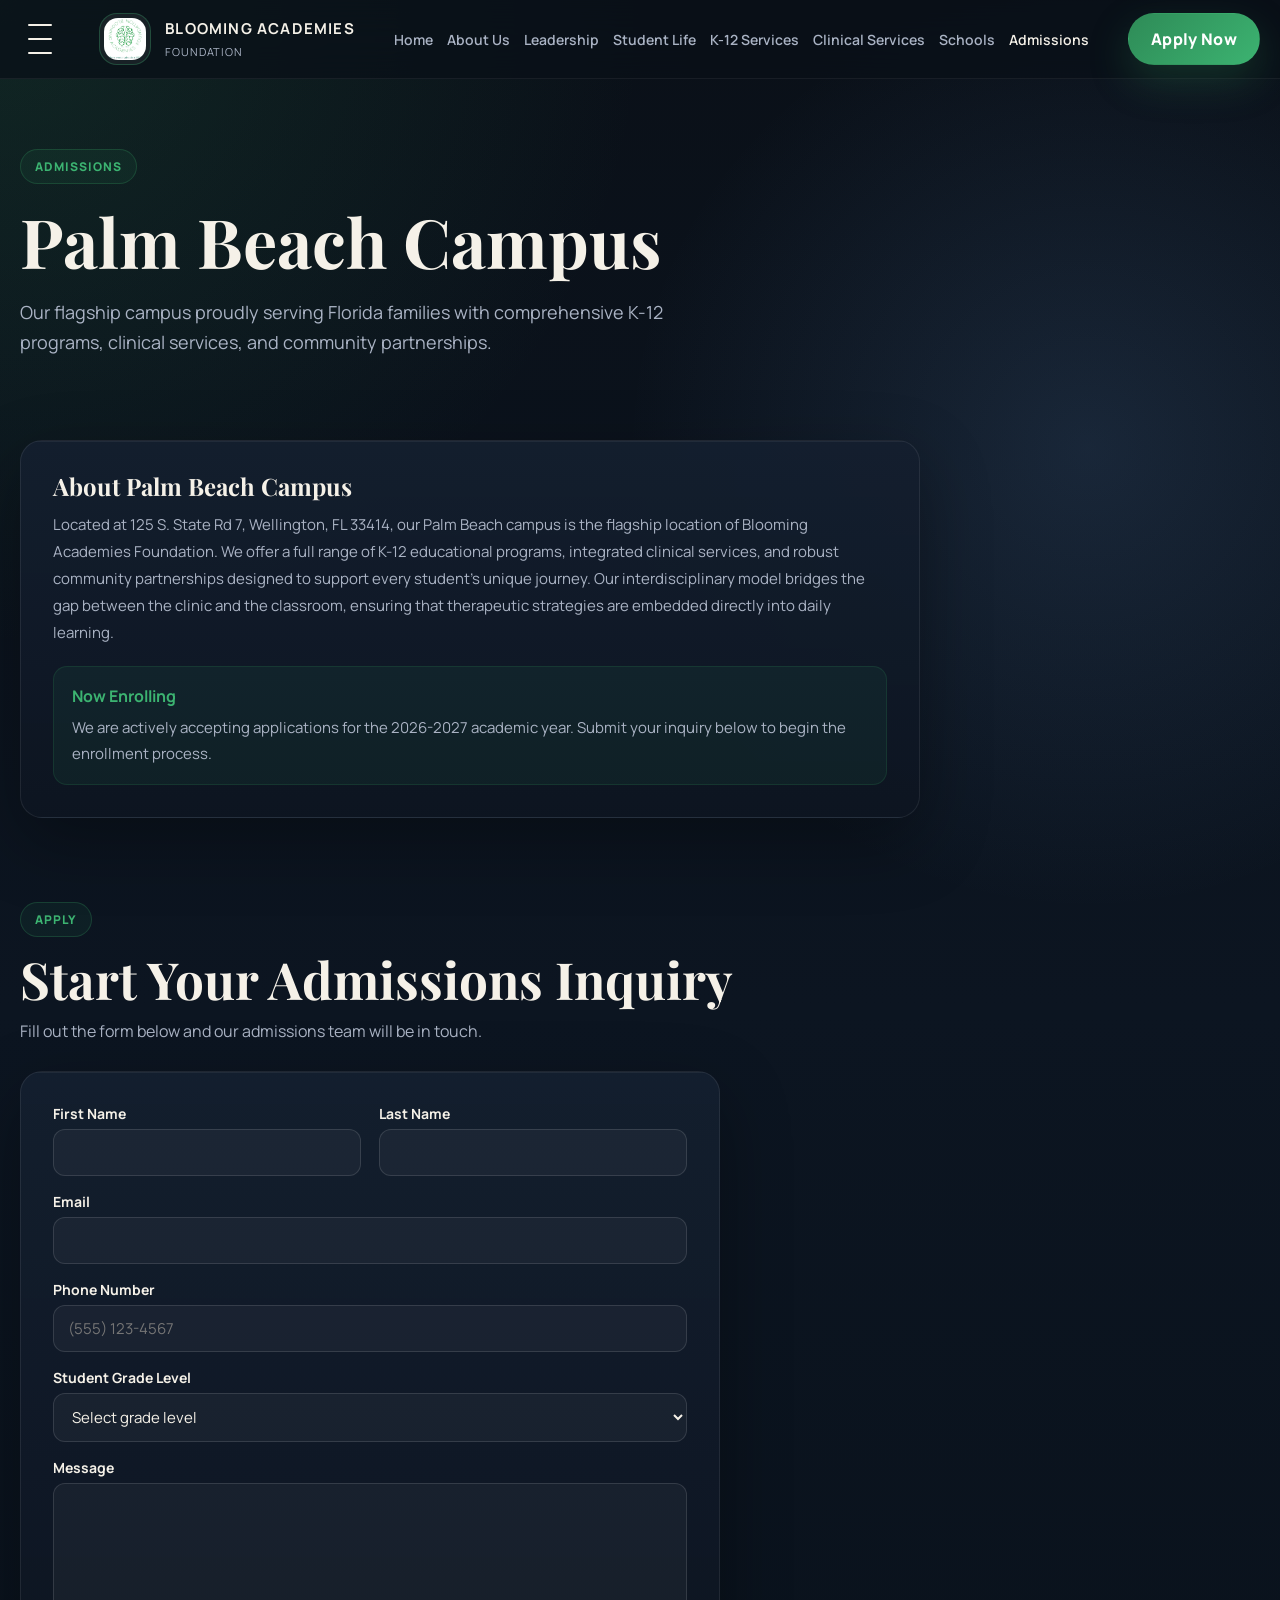
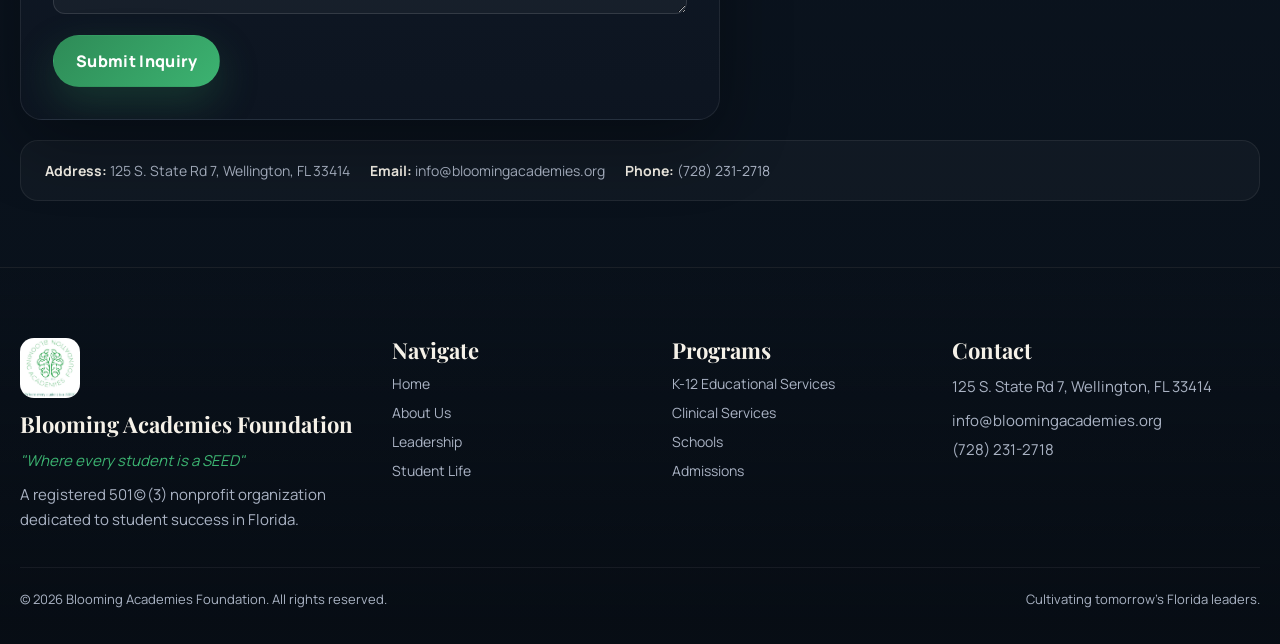
<file: admissions-palmbeach.html>
<!DOCTYPE html>
<html lang="en">
<head>
  <meta charset="UTF-8">
  <meta name="viewport" content="width=device-width, initial-scale=1.0">
  <title>Admissions - Palm Beach Campus | Blooming Academies Foundation</title>
  <meta name="description" content="Apply to Blooming Academies Foundation Palm Beach Campus. Our flagship location in Wellington, FL offering K-12 programs, clinical services, and community partnerships.">
  <link rel="preconnect" href="https://fonts.googleapis.com">
  <link rel="preconnect" href="https://fonts.gstatic.com" crossorigin>
  <link href="https://fonts.googleapis.com/css2?family=Playfair+Display:wght@600;700;800&family=Manrope:wght@400;500;600;700;800&display=swap" rel="stylesheet">
  <link rel="stylesheet" href="shared.css">
</head>
<body>
  <nav class="navbar">
    <div class="container nav-inner">
      <button class="menu-toggle" onclick="toggleMenu()" aria-label="Open navigation menu">
        <span></span><span></span><span></span>
      </button>
      <a href="index.html" class="brand">
        <div class="brand-mark"><img src="baf-logo.jpg" alt="BAF Logo"></div>
        <div class="brand-copy"><strong>Blooming Academies</strong><small>Foundation</small></div>
      </a>
      <div class="nav-links">
        <a href="index.html">Home</a>
        <a href="about.html">About Us</a>
        <a href="leadership.html">Leadership</a>
        <a href="student-life.html">Student Life</a>
        <a href="services.html">K-12 Services</a>
        <a href="clinical.html">Clinical Services</a>
        <a href="schools.html">Schools</a>
        <a href="admissions.html" class="active">Admissions</a>
      </div>
      <a class="btn btn-primary" href="#contact-form">Apply Now</a>
    </div>
  </nav>

  <header class="page-hero">
    <div class="container">
      <div class="eyebrow">Admissions</div>
      <h1 style="margin-top:20px;">Palm Beach Campus</h1>
      <p>Our flagship campus proudly serving Florida families with comprehensive K-12 programs, clinical services, and community partnerships.</p>
    </div>
  </header>

  <section class="section">
    <div class="container">
      <div class="card" style="padding:32px; max-width:900px;">
        <h3>About Palm Beach Campus</h3>
        <p style="margin-top:12px; line-height:1.8;">Located at 125 S. State Rd 7, Wellington, FL 33414, our Palm Beach campus is the flagship location of Blooming Academies Foundation. We offer a full range of K-12 educational programs, integrated clinical services, and robust community partnerships designed to support every student's unique journey. Our interdisciplinary model bridges the gap between the clinic and the classroom, ensuring that therapeutic strategies are embedded directly into daily learning.</p>
        <div style="margin-top:20px; padding:18px; border-radius:14px; background:rgba(46,139,87,0.1); border:1px solid rgba(46,139,87,0.2);">
          <strong style="color:var(--green-bright);">Now Enrolling</strong>
          <p style="margin-top:8px;">We are actively accepting applications for the 2026-2027 academic year. Submit your inquiry below to begin the enrollment process.</p>
        </div>
      </div>
    </div>
  </section>

  <section class="section" id="contact-form">
    <div class="container">
      <div class="section-head">
        <div class="eyebrow">Apply</div>
        <h2 style="margin-top:14px;">Start Your Admissions Inquiry</h2>
        <p>Fill out the form below and our admissions team will be in touch.</p>
      </div>

      <div class="card" style="padding:32px; max-width:700px;">
        <form action="https://formsubmit.co/info@bloomingacademies.org" method="POST" style="display:grid; gap:16px;">
          <input type="hidden" name="_subject" value="BAF Admissions Inquiry - Palm Beach Campus">
          <input type="hidden" name="_captcha" value="false">
          <div class="grid-2">
            <div>
              <label style="display:block; font-weight:700; margin-bottom:6px; font-size:14px;">First Name</label>
              <input type="text" name="first_name" required style="width:100%; padding:12px 14px; border-radius:12px; border:1px solid rgba(255,255,255,0.12); background:rgba(255,255,255,0.04); color:var(--text); font-family:inherit; font-size:15px;">
            </div>
            <div>
              <label style="display:block; font-weight:700; margin-bottom:6px; font-size:14px;">Last Name</label>
              <input type="text" name="last_name" required style="width:100%; padding:12px 14px; border-radius:12px; border:1px solid rgba(255,255,255,0.12); background:rgba(255,255,255,0.04); color:var(--text); font-family:inherit; font-size:15px;">
            </div>
          </div>
          <div>
            <label style="display:block; font-weight:700; margin-bottom:6px; font-size:14px;">Email</label>
            <input type="email" name="email" required style="width:100%; padding:12px 14px; border-radius:12px; border:1px solid rgba(255,255,255,0.12); background:rgba(255,255,255,0.04); color:var(--text); font-family:inherit; font-size:15px;">
          </div>
          <div>
            <label style="display:block; font-weight:700; margin-bottom:6px; font-size:14px;">Phone Number</label>
            <input type="tel" name="phone" placeholder="(555) 123-4567" style="width:100%; padding:12px 14px; border-radius:12px; border:1px solid rgba(255,255,255,0.12); background:rgba(255,255,255,0.04); color:var(--text); font-family:inherit; font-size:15px;">
          </div>
          <div>
            <label style="display:block; font-weight:700; margin-bottom:6px; font-size:14px;">Student Grade Level</label>
            <select name="grade_level" required style="width:100%; padding:12px 14px; border-radius:12px; border:1px solid rgba(255,255,255,0.12); background:rgba(255,255,255,0.04); color:var(--text); font-family:inherit; font-size:15px;">
              <option value="">Select grade level</option>
              <option value="K">Kindergarten</option>
              <option value="1">Grade 1</option>
              <option value="2">Grade 2</option>
              <option value="3">Grade 3</option>
              <option value="4">Grade 4</option>
              <option value="5">Grade 5</option>
              <option value="6">Grade 6</option>
              <option value="7">Grade 7</option>
              <option value="8">Grade 8</option>
              <option value="9">Grade 9</option>
              <option value="10">Grade 10</option>
              <option value="11">Grade 11</option>
              <option value="12">Grade 12</option>
            </select>
          </div>
          <div>
            <label style="display:block; font-weight:700; margin-bottom:6px; font-size:14px;">Message</label>
            <textarea name="message" rows="5" required style="width:100%; padding:12px 14px; border-radius:12px; border:1px solid rgba(255,255,255,0.12); background:rgba(255,255,255,0.04); color:var(--text); font-family:inherit; font-size:15px; resize:vertical;"></textarea>
          </div>
          <button type="submit" class="btn btn-primary" style="width:fit-content;">Submit Inquiry</button>
        </form>
      </div>

      <div class="contact-bar" style="margin-top:20px;">
        <span><strong>Address:</strong> 125 S. State Rd 7, Wellington, FL 33414</span>
        <span><strong>Email:</strong> info@bloomingacademies.org</span>
        <span><strong>Phone:</strong> (728) 231-2718</span>
      </div>
    </div>
  </section>

  <footer class="site-footer">
    <div class="container">
      <div class="footer-grid">
        <div class="footer-column">
          <img src="baf-logo.jpg" alt="BAF" style="width:60px; height:60px; object-fit:contain; margin-bottom:14px; border-radius:14px;">
          <h4>Blooming Academies Foundation</h4>
          <p style="font-style:italic; color:var(--green-bright); margin-bottom:8px;">"Where every student is a SEED"</p>
          <p>A registered 501(c)(3) nonprofit organization dedicated to student success in Florida.</p>
        </div>
        <div class="footer-column"><h4>Navigate</h4><div class="footer-links"><a href="index.html">Home</a><a href="about.html">About Us</a><a href="leadership.html">Leadership</a><a href="student-life.html">Student Life</a></div></div>
        <div class="footer-column"><h4>Programs</h4><div class="footer-links"><a href="services.html">K-12 Educational Services</a><a href="clinical.html">Clinical Services</a><a href="schools.html">Schools</a><a href="admissions.html">Admissions</a></div></div>
        <div class="footer-column"><h4>Contact</h4><p>125 S. State Rd 7, Wellington, FL 33414</p><p style="margin-top:8px;">info@bloomingacademies.org</p><p style="margin-top:4px;">(728) 231-2718</p></div>
      </div>
      <div class="footer-bottom"><span>© 2026 Blooming Academies Foundation. All rights reserved.</span><span>Cultivating tomorrow's Florida leaders.</span></div>
    </div>
  </footer>

  <div class="slide-overlay" onclick="toggleMenu()"></div>
  <nav class="slide-menu">
    <div class="slide-menu-section">
      <span class="slide-menu-label">Pages</span>
      <div class="slide-menu-links" id="menu-pages">
        <a href="index.html">Home</a>
        <a href="about.html">About Us</a>
        <a href="leadership.html">Executive Leadership</a>
        <a href="student-life.html">Student Life</a>
        <a href="services.html">K-12 Educational Services</a>
        <a href="clinical.html">Clinical Services</a>
        <a href="schools.html">Schools</a>
        <a href="admissions.html">Admissions</a>
      </div>
    </div>
    <div class="slide-menu-divider"></div>
    <div class="slide-menu-section">
      <span class="slide-menu-label">Quick Links</span>
      <div class="slide-menu-links">
        <a href="https://www.paypal.com/donate" target="_blank">Donate Now</a>
        <a href="mailto:info@bloomingacademies.org">Email Us</a>
        <a href="tel:+17282312718">Call (728) 231-2718</a>
      </div>
    </div>
    <div class="slide-menu-divider"></div>
    <div class="slide-menu-section">
      <span class="slide-menu-label">Address</span>
      <div class="slide-menu-links">
        <span style="padding:10px 14px; color:var(--muted); font-size:14px; line-height:1.6;">125 S. State Rd 7<br>Wellington, FL 33414</span>
      </div>
    </div>
  </nav>

  <script>
  function toggleMenu(){
    document.querySelector('.menu-toggle').classList.toggle('open');
    document.querySelector('.slide-menu').classList.toggle('open');
    document.querySelector('.slide-overlay').classList.toggle('open');
  }
  (function(){
    var path=location.pathname.split('/').pop()||'index.html';
    document.querySelectorAll('#menu-pages a').forEach(function(a){
      if(a.getAttribute('href')===path) a.classList.add('active');
    });
  })();
  </script>

</body>
</html>
</file>
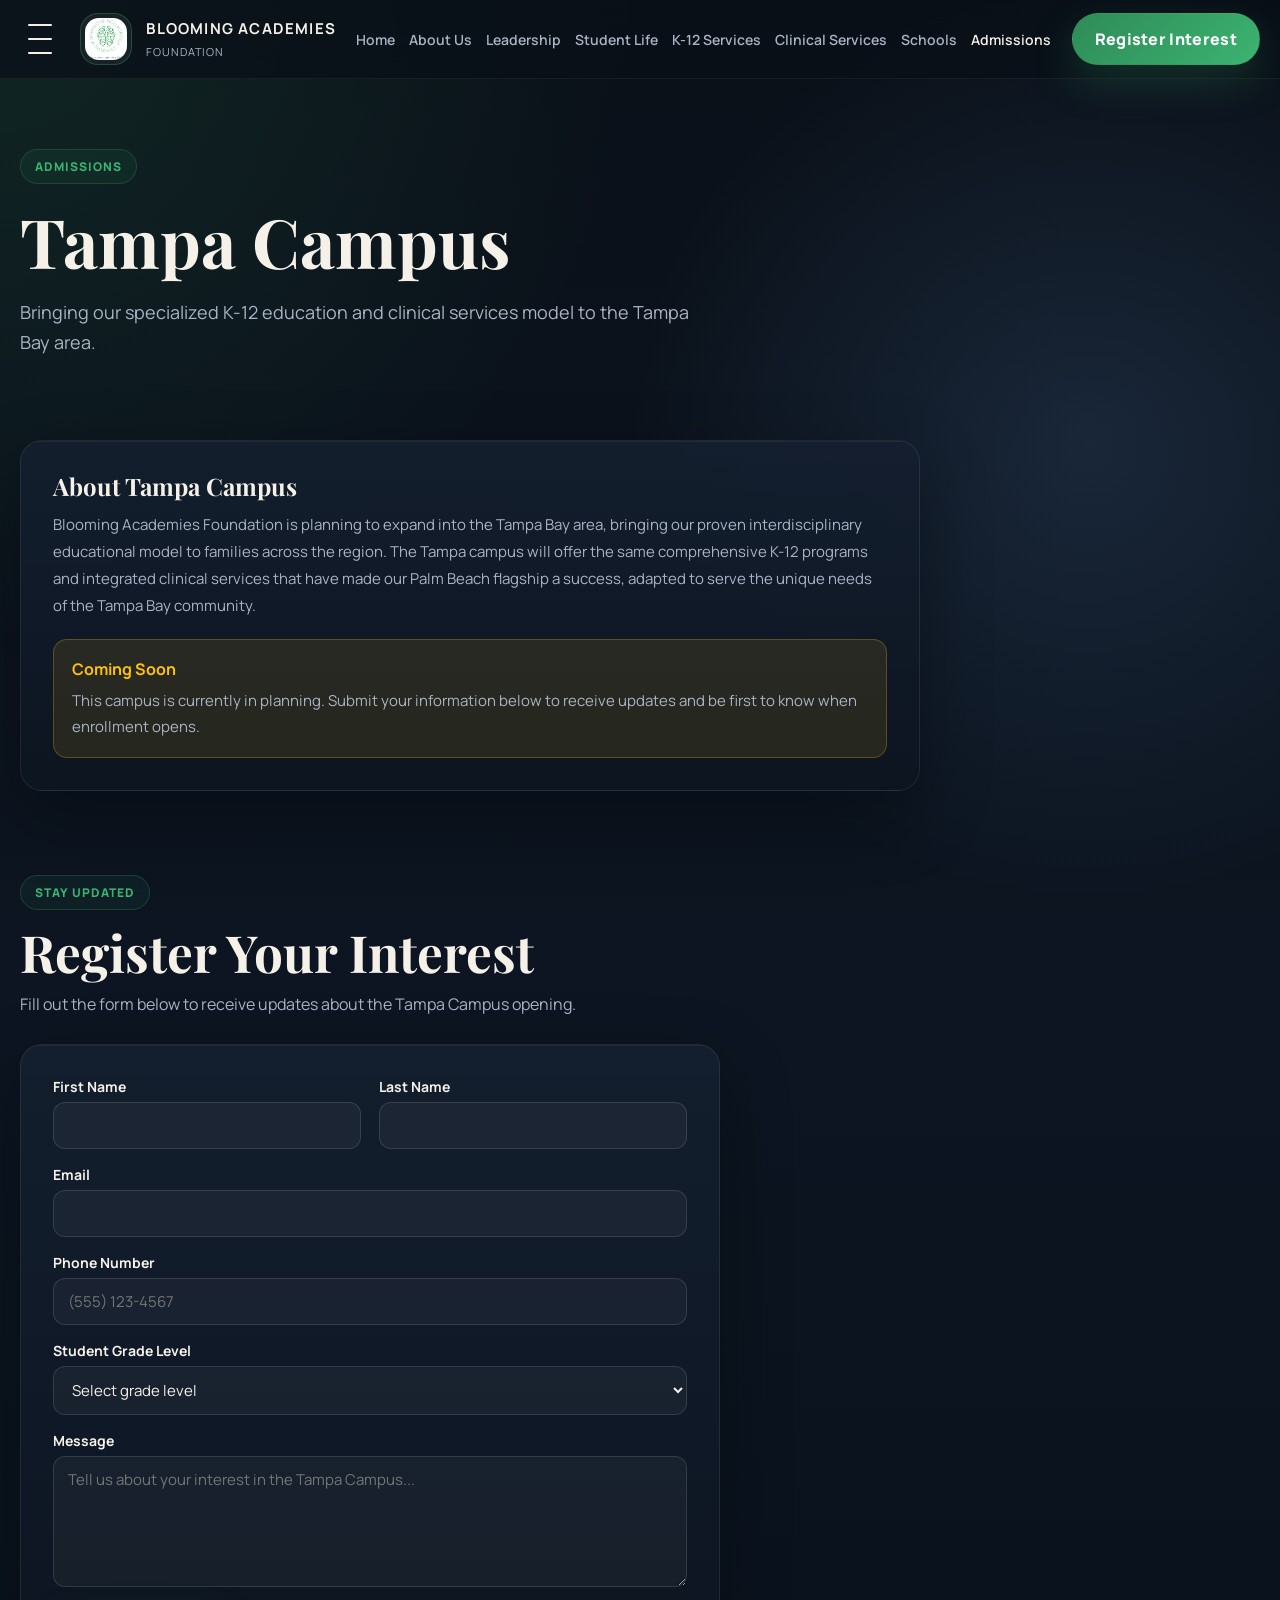
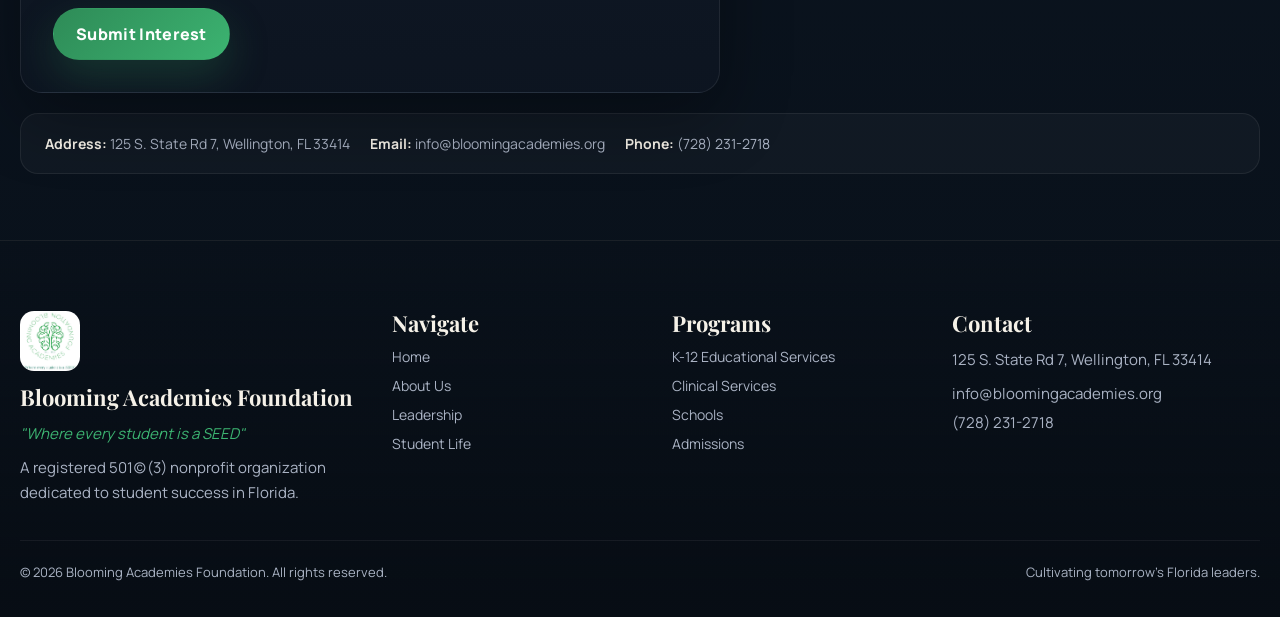
<file: admissions-tampa.html>
<!DOCTYPE html>
<html lang="en">
<head>
  <meta charset="UTF-8">
  <meta name="viewport" content="width=device-width, initial-scale=1.0">
  <title>Admissions - Tampa Campus | Blooming Academies Foundation</title>
  <meta name="description" content="Blooming Academies Foundation Tampa Campus - Coming Soon. Register your interest to receive updates on enrollment for our upcoming Tampa Bay location.">
  <link rel="preconnect" href="https://fonts.googleapis.com">
  <link rel="preconnect" href="https://fonts.gstatic.com" crossorigin>
  <link href="https://fonts.googleapis.com/css2?family=Playfair+Display:wght@600;700;800&family=Manrope:wght@400;500;600;700;800&display=swap" rel="stylesheet">
  <link rel="stylesheet" href="shared.css">
</head>
<body>
  <nav class="navbar">
    <div class="container nav-inner">
      <button class="menu-toggle" onclick="toggleMenu()" aria-label="Open navigation menu">
        <span></span><span></span><span></span>
      </button>
      <a href="index.html" class="brand">
        <div class="brand-mark"><img src="baf-logo.jpg" alt="BAF Logo"></div>
        <div class="brand-copy"><strong>Blooming Academies</strong><small>Foundation</small></div>
      </a>
      <div class="nav-links">
        <a href="index.html">Home</a>
        <a href="about.html">About Us</a>
        <a href="leadership.html">Leadership</a>
        <a href="student-life.html">Student Life</a>
        <a href="services.html">K-12 Services</a>
        <a href="clinical.html">Clinical Services</a>
        <a href="schools.html">Schools</a>
        <a href="admissions.html" class="active">Admissions</a>
      </div>
      <a class="btn btn-primary" href="#contact-form">Register Interest</a>
    </div>
  </nav>

  <header class="page-hero">
    <div class="container">
      <div class="eyebrow">Admissions</div>
      <h1 style="margin-top:20px;">Tampa Campus</h1>
      <p>Bringing our specialized K-12 education and clinical services model to the Tampa Bay area.</p>
    </div>
  </header>

  <section class="section">
    <div class="container">
      <div class="card" style="padding:32px; max-width:900px;">
        <h3>About Tampa Campus</h3>
        <p style="margin-top:12px; line-height:1.8;">Blooming Academies Foundation is planning to expand into the Tampa Bay area, bringing our proven interdisciplinary educational model to families across the region. The Tampa campus will offer the same comprehensive K-12 programs and integrated clinical services that have made our Palm Beach flagship a success, adapted to serve the unique needs of the Tampa Bay community.</p>
        <div style="margin-top:20px; padding:18px; border-radius:14px; background:rgba(255,193,7,0.1); border:1px solid rgba(255,193,7,0.25);">
          <strong style="color:#ffc107;">Coming Soon</strong>
          <p style="margin-top:8px;">This campus is currently in planning. Submit your information below to receive updates and be first to know when enrollment opens.</p>
        </div>
      </div>
    </div>
  </section>

  <section class="section" id="contact-form">
    <div class="container">
      <div class="section-head">
        <div class="eyebrow">Stay Updated</div>
        <h2 style="margin-top:14px;">Register Your Interest</h2>
        <p>Fill out the form below to receive updates about the Tampa Campus opening.</p>
      </div>

      <div class="card" style="padding:32px; max-width:700px;">
        <form action="https://formsubmit.co/info@bloomingacademies.org" method="POST" style="display:grid; gap:16px;">
          <input type="hidden" name="_subject" value="BAF Admissions Inquiry - Tampa Campus">
          <input type="hidden" name="_captcha" value="false">
          <div class="grid-2">
            <div>
              <label style="display:block; font-weight:700; margin-bottom:6px; font-size:14px;">First Name</label>
              <input type="text" name="first_name" required style="width:100%; padding:12px 14px; border-radius:12px; border:1px solid rgba(255,255,255,0.12); background:rgba(255,255,255,0.04); color:var(--text); font-family:inherit; font-size:15px;">
            </div>
            <div>
              <label style="display:block; font-weight:700; margin-bottom:6px; font-size:14px;">Last Name</label>
              <input type="text" name="last_name" required style="width:100%; padding:12px 14px; border-radius:12px; border:1px solid rgba(255,255,255,0.12); background:rgba(255,255,255,0.04); color:var(--text); font-family:inherit; font-size:15px;">
            </div>
          </div>
          <div>
            <label style="display:block; font-weight:700; margin-bottom:6px; font-size:14px;">Email</label>
            <input type="email" name="email" required style="width:100%; padding:12px 14px; border-radius:12px; border:1px solid rgba(255,255,255,0.12); background:rgba(255,255,255,0.04); color:var(--text); font-family:inherit; font-size:15px;">
          </div>
          <div>
            <label style="display:block; font-weight:700; margin-bottom:6px; font-size:14px;">Phone Number</label>
            <input type="tel" name="phone" placeholder="(555) 123-4567" style="width:100%; padding:12px 14px; border-radius:12px; border:1px solid rgba(255,255,255,0.12); background:rgba(255,255,255,0.04); color:var(--text); font-family:inherit; font-size:15px;">
          </div>
          <div>
            <label style="display:block; font-weight:700; margin-bottom:6px; font-size:14px;">Student Grade Level</label>
            <select name="grade_level" required style="width:100%; padding:12px 14px; border-radius:12px; border:1px solid rgba(255,255,255,0.12); background:rgba(255,255,255,0.04); color:var(--text); font-family:inherit; font-size:15px;">
              <option value="">Select grade level</option>
              <option value="K">Kindergarten</option>
              <option value="1">Grade 1</option>
              <option value="2">Grade 2</option>
              <option value="3">Grade 3</option>
              <option value="4">Grade 4</option>
              <option value="5">Grade 5</option>
              <option value="6">Grade 6</option>
              <option value="7">Grade 7</option>
              <option value="8">Grade 8</option>
              <option value="9">Grade 9</option>
              <option value="10">Grade 10</option>
              <option value="11">Grade 11</option>
              <option value="12">Grade 12</option>
            </select>
          </div>
          <div>
            <label style="display:block; font-weight:700; margin-bottom:6px; font-size:14px;">Message</label>
            <textarea name="message" rows="5" style="width:100%; padding:12px 14px; border-radius:12px; border:1px solid rgba(255,255,255,0.12); background:rgba(255,255,255,0.04); color:var(--text); font-family:inherit; font-size:15px; resize:vertical;" placeholder="Tell us about your interest in the Tampa Campus..."></textarea>
          </div>
          <button type="submit" class="btn btn-primary" style="width:fit-content;">Submit Interest</button>
        </form>
      </div>

      <div class="contact-bar" style="margin-top:20px;">
        <span><strong>Address:</strong> 125 S. State Rd 7, Wellington, FL 33414</span>
        <span><strong>Email:</strong> info@bloomingacademies.org</span>
        <span><strong>Phone:</strong> (728) 231-2718</span>
      </div>
    </div>
  </section>

  <footer class="site-footer">
    <div class="container">
      <div class="footer-grid">
        <div class="footer-column">
          <img src="baf-logo.jpg" alt="BAF" style="width:60px; height:60px; object-fit:contain; margin-bottom:14px; border-radius:14px;">
          <h4>Blooming Academies Foundation</h4>
          <p style="font-style:italic; color:var(--green-bright); margin-bottom:8px;">"Where every student is a SEED"</p>
          <p>A registered 501(c)(3) nonprofit organization dedicated to student success in Florida.</p>
        </div>
        <div class="footer-column"><h4>Navigate</h4><div class="footer-links"><a href="index.html">Home</a><a href="about.html">About Us</a><a href="leadership.html">Leadership</a><a href="student-life.html">Student Life</a></div></div>
        <div class="footer-column"><h4>Programs</h4><div class="footer-links"><a href="services.html">K-12 Educational Services</a><a href="clinical.html">Clinical Services</a><a href="schools.html">Schools</a><a href="admissions.html">Admissions</a></div></div>
        <div class="footer-column"><h4>Contact</h4><p>125 S. State Rd 7, Wellington, FL 33414</p><p style="margin-top:8px;">info@bloomingacademies.org</p><p style="margin-top:4px;">(728) 231-2718</p></div>
      </div>
      <div class="footer-bottom"><span>© 2026 Blooming Academies Foundation. All rights reserved.</span><span>Cultivating tomorrow's Florida leaders.</span></div>
    </div>
  </footer>

  <div class="slide-overlay" onclick="toggleMenu()"></div>
  <nav class="slide-menu">
    <div class="slide-menu-section">
      <span class="slide-menu-label">Pages</span>
      <div class="slide-menu-links" id="menu-pages">
        <a href="index.html">Home</a>
        <a href="about.html">About Us</a>
        <a href="leadership.html">Executive Leadership</a>
        <a href="student-life.html">Student Life</a>
        <a href="services.html">K-12 Educational Services</a>
        <a href="clinical.html">Clinical Services</a>
        <a href="schools.html">Schools</a>
        <a href="admissions.html">Admissions</a>
      </div>
    </div>
    <div class="slide-menu-divider"></div>
    <div class="slide-menu-section">
      <span class="slide-menu-label">Quick Links</span>
      <div class="slide-menu-links">
        <a href="https://www.paypal.com/donate" target="_blank">Donate Now</a>
        <a href="mailto:info@bloomingacademies.org">Email Us</a>
        <a href="tel:+17282312718">Call (728) 231-2718</a>
      </div>
    </div>
    <div class="slide-menu-divider"></div>
    <div class="slide-menu-section">
      <span class="slide-menu-label">Address</span>
      <div class="slide-menu-links">
        <span style="padding:10px 14px; color:var(--muted); font-size:14px; line-height:1.6;">125 S. State Rd 7<br>Wellington, FL 33414</span>
      </div>
    </div>
  </nav>

  <script>
  function toggleMenu(){
    document.querySelector('.menu-toggle').classList.toggle('open');
    document.querySelector('.slide-menu').classList.toggle('open');
    document.querySelector('.slide-overlay').classList.toggle('open');
  }
  (function(){
    var path=location.pathname.split('/').pop()||'index.html';
    document.querySelectorAll('#menu-pages a').forEach(function(a){
      if(a.getAttribute('href')===path) a.classList.add('active');
    });
  })();
  </script>

</body>
</html>
</file>
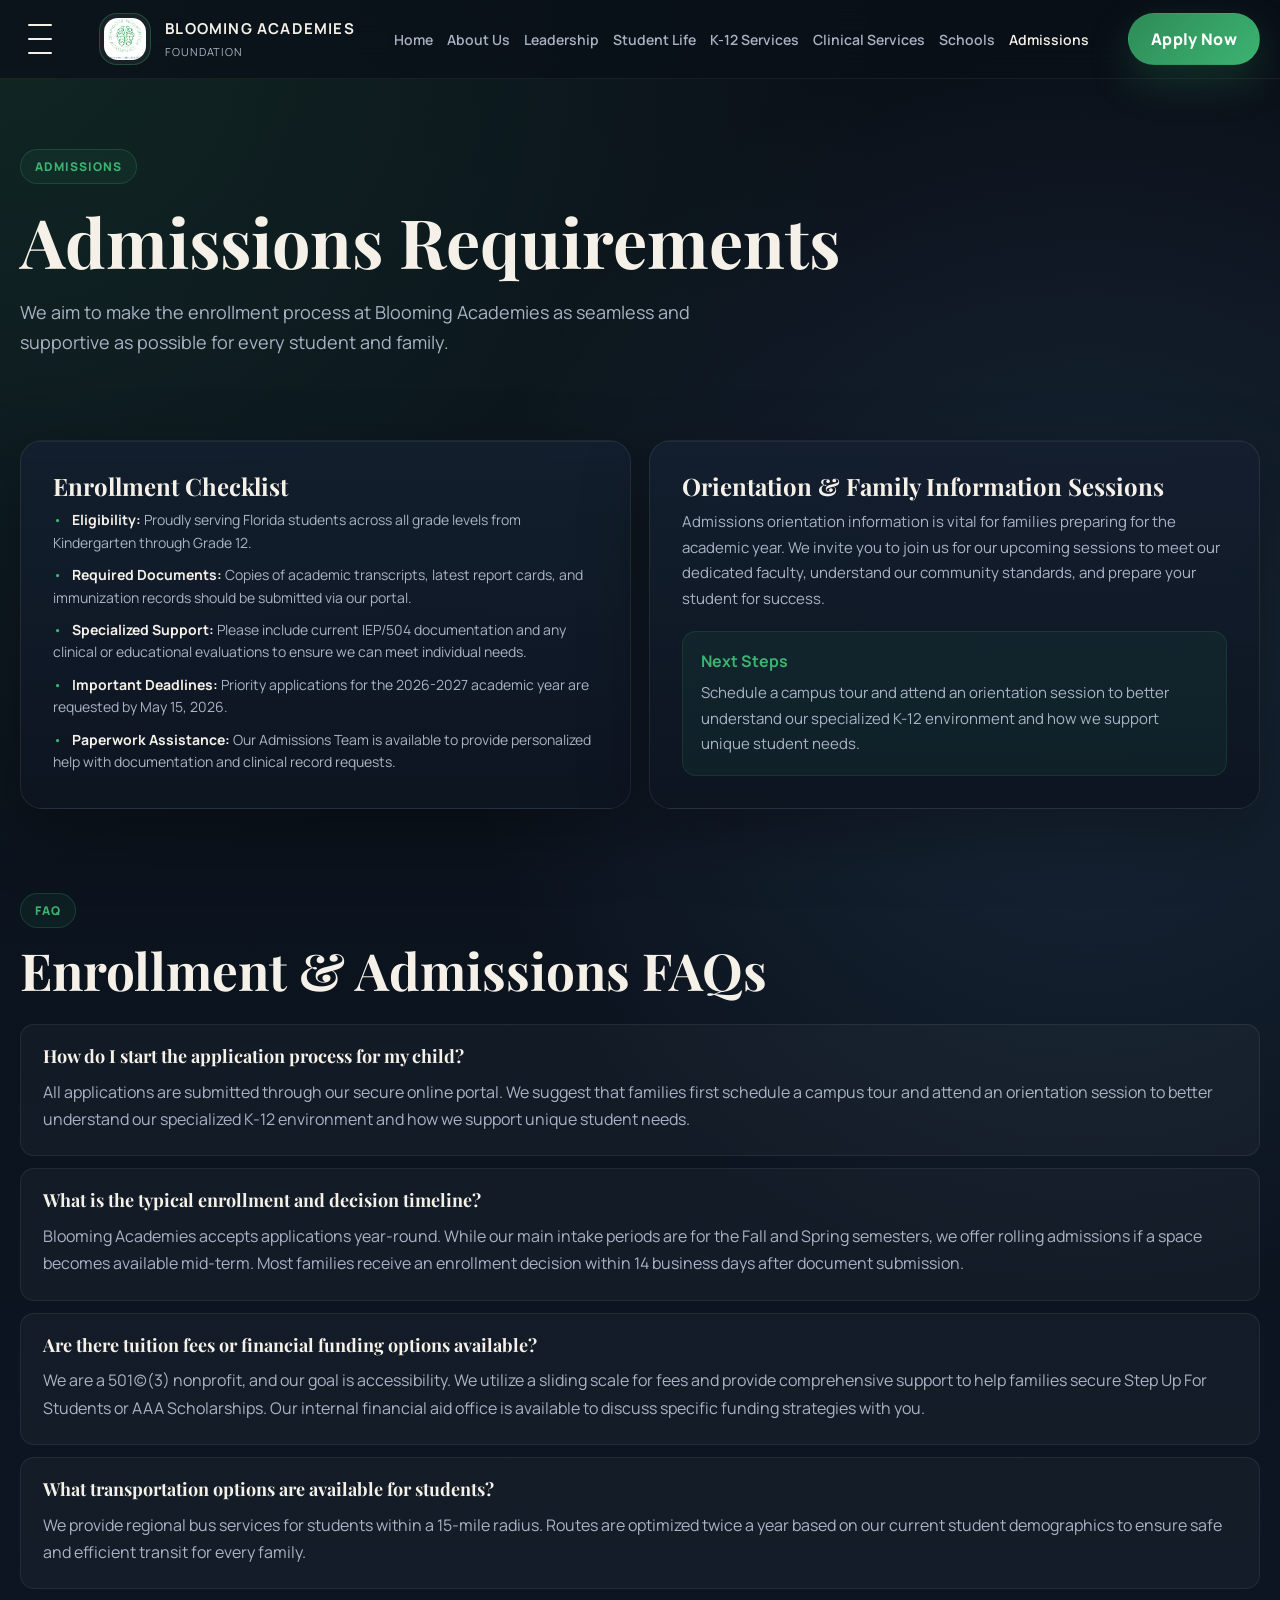
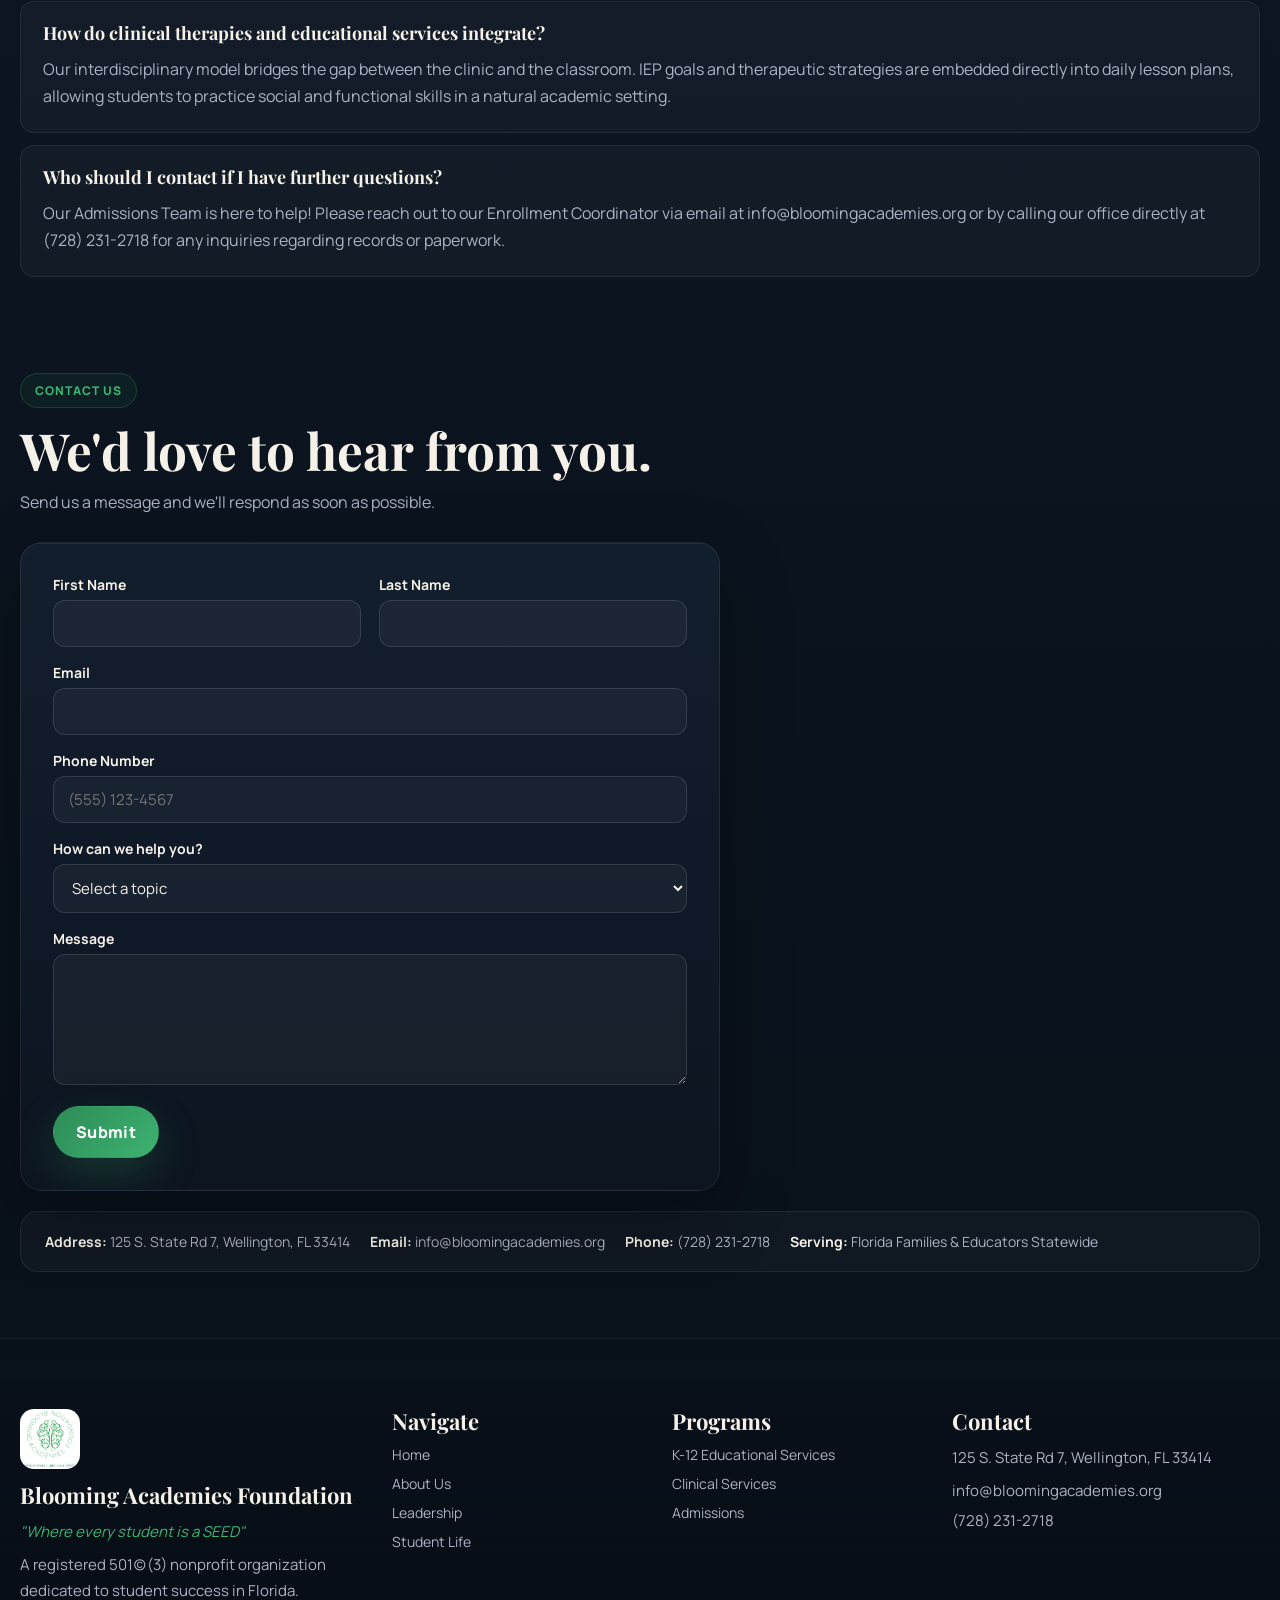
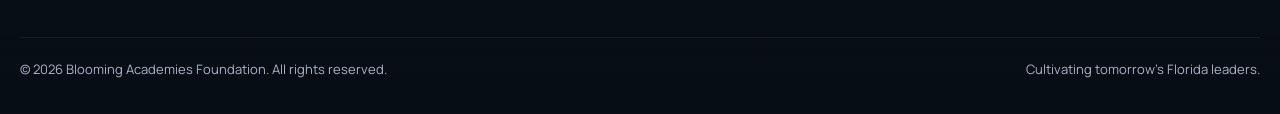
<file: admissions.html>
<!DOCTYPE html>
<html lang="en">
<head>
  <meta charset="UTF-8">
  <meta name="viewport" content="width=device-width, initial-scale=1.0">
  <title>Admissions | Blooming Academies Foundation</title>
  <meta name="description" content="Apply to Blooming Academies Foundation. Learn about admissions requirements, enrollment timelines, financial aid, transportation, and FAQs for Florida K-12 students.">
  <link rel="preconnect" href="https://fonts.googleapis.com">
  <link rel="preconnect" href="https://fonts.gstatic.com" crossorigin>
  <link href="https://fonts.googleapis.com/css2?family=Playfair+Display:wght@600;700;800&family=Manrope:wght@400;500;600;700;800&display=swap" rel="stylesheet">
  <link rel="stylesheet" href="shared.css">
</head>
<body>
  <nav class="navbar">
    <div class="container nav-inner">
      <button class="menu-toggle" onclick="toggleMenu()" aria-label="Open navigation menu">
        <span></span><span></span><span></span>
      </button>
      <a href="index.html" class="brand">
        <div class="brand-mark"><img src="baf-logo.jpg" alt="BAF Logo"></div>
        <div class="brand-copy"><strong>Blooming Academies</strong><small>Foundation</small></div>
      </a>
      <div class="nav-links">
        <a href="index.html">Home</a>
        <a href="about.html">About Us</a>
        <a href="leadership.html">Leadership</a>
        <a href="student-life.html">Student Life</a>
        <a href="services.html">K-12 Services</a>
        <a href="clinical.html">Clinical Services</a>
        <a href="schools.html">Schools</a>
        <a href="admissions.html" class="active">Admissions</a>
      </div>
      <a class="btn btn-primary" href="#contact-form">Apply Now</a>
    </div>
  </nav>

  <header class="page-hero">
    <div class="container">
      <div class="eyebrow">Admissions</div>
      <h1 style="margin-top:20px;">Admissions Requirements</h1>
      <p>We aim to make the enrollment process at Blooming Academies as seamless and supportive as possible for every student and family.</p>
    </div>
  </header>

  <section class="section">
    <div class="container">
      <div class="grid-2">
        <div class="card" style="padding:32px;">
          <h3>Enrollment Checklist</h3>
          <ul class="feature-list">
            <li><strong style="color:var(--text);">Eligibility:</strong> Proudly serving Florida students across all grade levels from Kindergarten through Grade 12.</li>
            <li><strong style="color:var(--text);">Required Documents:</strong> Copies of academic transcripts, latest report cards, and immunization records should be submitted via our portal.</li>
            <li><strong style="color:var(--text);">Specialized Support:</strong> Please include current IEP/504 documentation and any clinical or educational evaluations to ensure we can meet individual needs.</li>
            <li><strong style="color:var(--text);">Important Deadlines:</strong> Priority applications for the 2026-2027 academic year are requested by May 15, 2026.</li>
            <li><strong style="color:var(--text);">Paperwork Assistance:</strong> Our Admissions Team is available to provide personalized help with documentation and clinical record requests.</li>
          </ul>
        </div>
        <div class="card" style="padding:32px;">
          <h3>Orientation & Family Information Sessions</h3>
          <p>Admissions orientation information is vital for families preparing for the academic year. We invite you to join us for our upcoming sessions to meet our dedicated faculty, understand our community standards, and prepare your student for success.</p>
          <div style="margin-top:20px; padding:18px; border-radius:14px; background:rgba(46,139,87,0.1); border:1px solid rgba(46,139,87,0.2);">
            <strong style="color:var(--green-bright);">Next Steps</strong>
            <p style="margin-top:8px;">Schedule a campus tour and attend an orientation session to better understand our specialized K-12 environment and how we support unique student needs.</p>
          </div>
        </div>
      </div>
    </div>
  </section>

  <section class="section">
    <div class="container">
      <div class="section-head">
        <div class="eyebrow">FAQ</div>
        <h2 style="margin-top:14px;">Enrollment & Admissions FAQs</h2>
      </div>

      <div class="faq-item">
        <h3>How do I start the application process for my child?</h3>
        <p>All applications are submitted through our secure online portal. We suggest that families first schedule a campus tour and attend an orientation session to better understand our specialized K-12 environment and how we support unique student needs.</p>
      </div>

      <div class="faq-item">
        <h3>What is the typical enrollment and decision timeline?</h3>
        <p>Blooming Academies accepts applications year-round. While our main intake periods are for the Fall and Spring semesters, we offer rolling admissions if a space becomes available mid-term. Most families receive an enrollment decision within 14 business days after document submission.</p>
      </div>

      <div class="faq-item">
        <h3>Are there tuition fees or financial funding options available?</h3>
        <p>We are a 501(c)(3) nonprofit, and our goal is accessibility. We utilize a sliding scale for fees and provide comprehensive support to help families secure Step Up For Students or AAA Scholarships. Our internal financial aid office is available to discuss specific funding strategies with you.</p>
      </div>

      <div class="faq-item">
        <h3>What transportation options are available for students?</h3>
        <p>We provide regional bus services for students within a 15-mile radius. Routes are optimized twice a year based on our current student demographics to ensure safe and efficient transit for every family.</p>
      </div>

      <div class="faq-item">
        <h3>How do clinical therapies and educational services integrate?</h3>
        <p>Our interdisciplinary model bridges the gap between the clinic and the classroom. IEP goals and therapeutic strategies are embedded directly into daily lesson plans, allowing students to practice social and functional skills in a natural academic setting.</p>
      </div>

      <div class="faq-item">
        <h3>Who should I contact if I have further questions?</h3>
        <p>Our Admissions Team is here to help! Please reach out to our Enrollment Coordinator via email at info@bloomingacademies.org or by calling our office directly at (728) 231-2718 for any inquiries regarding records or paperwork.</p>
      </div>
    </div>
  </section>

  <section class="section" id="contact-form">
    <div class="container">
      <div class="section-head">
        <div class="eyebrow">Contact Us</div>
        <h2 style="margin-top:14px;">We'd love to hear from you.</h2>
        <p>Send us a message and we'll respond as soon as possible.</p>
      </div>

      <div class="card" style="padding:32px; max-width:700px;">
        <form action="https://formsubmit.co/info@bloomingacademies.org" method="POST" style="display:grid; gap:16px;">
          <input type="hidden" name="_subject" value="BAF Website Inquiry">
          <input type="hidden" name="_captcha" value="false">
          <div class="grid-2">
            <div>
              <label style="display:block; font-weight:700; margin-bottom:6px; font-size:14px;">First Name</label>
              <input type="text" name="first_name" required style="width:100%; padding:12px 14px; border-radius:12px; border:1px solid rgba(255,255,255,0.12); background:rgba(255,255,255,0.04); color:var(--text); font-family:inherit; font-size:15px;">
            </div>
            <div>
              <label style="display:block; font-weight:700; margin-bottom:6px; font-size:14px;">Last Name</label>
              <input type="text" name="last_name" required style="width:100%; padding:12px 14px; border-radius:12px; border:1px solid rgba(255,255,255,0.12); background:rgba(255,255,255,0.04); color:var(--text); font-family:inherit; font-size:15px;">
            </div>
          </div>
          <div>
            <label style="display:block; font-weight:700; margin-bottom:6px; font-size:14px;">Email</label>
            <input type="email" name="email" required style="width:100%; padding:12px 14px; border-radius:12px; border:1px solid rgba(255,255,255,0.12); background:rgba(255,255,255,0.04); color:var(--text); font-family:inherit; font-size:15px;">
          </div>
          <div>
            <label style="display:block; font-weight:700; margin-bottom:6px; font-size:14px;">Phone Number</label>
            <input type="tel" name="phone" placeholder="(555) 123-4567" style="width:100%; padding:12px 14px; border-radius:12px; border:1px solid rgba(255,255,255,0.12); background:rgba(255,255,255,0.04); color:var(--text); font-family:inherit; font-size:15px;">
          </div>
          <div>
            <label style="display:block; font-weight:700; margin-bottom:6px; font-size:14px;">How can we help you?</label>
            <select name="topic" style="width:100%; padding:12px 14px; border-radius:12px; border:1px solid rgba(255,255,255,0.12); background:rgba(255,255,255,0.04); color:var(--text); font-family:inherit; font-size:15px;">
              <option value="">Select a topic</option>
              <option value="enrollment">Enrollment & Admissions</option>
              <option value="clinical">Clinical Services</option>
              <option value="academics">K-12 Educational Services</option>
              <option value="partnership">Partnership Inquiry</option>
              <option value="donation">Donation & Support</option>
              <option value="other">Other</option>
            </select>
          </div>
          <div>
            <label style="display:block; font-weight:700; margin-bottom:6px; font-size:14px;">Message</label>
            <textarea name="message" rows="5" required style="width:100%; padding:12px 14px; border-radius:12px; border:1px solid rgba(255,255,255,0.12); background:rgba(255,255,255,0.04); color:var(--text); font-family:inherit; font-size:15px; resize:vertical;"></textarea>
          </div>
          <button type="submit" class="btn btn-primary" style="width:fit-content;">Submit</button>
        </form>
      </div>

      <div class="contact-bar" style="margin-top:20px;">
        <span><strong>Address:</strong> 125 S. State Rd 7, Wellington, FL 33414</span>
        <span><strong>Email:</strong> info@bloomingacademies.org</span>
        <span><strong>Phone:</strong> (728) 231-2718</span>
        <span><strong>Serving:</strong> Florida Families & Educators Statewide</span>
      </div>
    </div>
  </section>

  <footer class="site-footer">
    <div class="container">
      <div class="footer-grid">
        <div class="footer-column">
          <img src="baf-logo.jpg" alt="BAF" style="width:60px; height:60px; object-fit:contain; margin-bottom:14px; border-radius:14px;">
          <h4>Blooming Academies Foundation</h4>
          <p style="font-style:italic; color:var(--green-bright); margin-bottom:8px;">"Where every student is a SEED"</p>
          <p>A registered 501(c)(3) nonprofit organization dedicated to student success in Florida.</p>
        </div>
        <div class="footer-column"><h4>Navigate</h4><div class="footer-links"><a href="index.html">Home</a><a href="about.html">About Us</a><a href="leadership.html">Leadership</a><a href="student-life.html">Student Life</a></div></div>
        <div class="footer-column"><h4>Programs</h4><div class="footer-links"><a href="services.html">K-12 Educational Services</a><a href="clinical.html">Clinical Services</a><a href="admissions.html">Admissions</a></div></div>
        <div class="footer-column"><h4>Contact</h4><p>125 S. State Rd 7, Wellington, FL 33414</p><p style="margin-top:8px;">info@bloomingacademies.org</p><p style="margin-top:4px;">(728) 231-2718</p></div>
      </div>
      <div class="footer-bottom"><span>© 2026 Blooming Academies Foundation. All rights reserved.</span><span>Cultivating tomorrow's Florida leaders.</span></div>
    </div>
  </footer>

  <div class="slide-overlay" onclick="toggleMenu()"></div>
  <nav class="slide-menu">
    <div class="slide-menu-section">
      <span class="slide-menu-label">Pages</span>
      <div class="slide-menu-links" id="menu-pages">
        <a href="index.html">Home</a>
        <a href="about.html">About Us</a>
        <a href="leadership.html">Executive Leadership</a>
        <a href="student-life.html">Student Life</a>
        <a href="services.html">K-12 Educational Services</a>
        <a href="clinical.html">Clinical Services</a>
        <a href="schools.html">Our Schools</a>
        <a href="admissions.html">Admissions</a>
      </div>
    </div>
    <div class="slide-menu-divider"></div>
    <div class="slide-menu-section">
      <span class="slide-menu-label">Quick Links</span>
      <div class="slide-menu-links">
        <a href="https://www.paypal.com/donate" target="_blank">Donate Now</a>
        <a href="mailto:info@bloomingacademies.org">Email Us</a>
        <a href="tel:+17282312718">Call (728) 231-2718</a>
      </div>
    </div>
    <div class="slide-menu-divider"></div>
    <div class="slide-menu-section">
      <span class="slide-menu-label">Address</span>
      <div class="slide-menu-links">
        <span style="padding:10px 14px; color:var(--muted); font-size:14px; line-height:1.6;">125 S. State Rd 7<br>Wellington, FL 33414</span>
      </div>
    </div>
  </nav>

  <script>
  function toggleMenu(){
    document.querySelector('.menu-toggle').classList.toggle('open');
    document.querySelector('.slide-menu').classList.toggle('open');
    document.querySelector('.slide-overlay').classList.toggle('open');
  }
  // highlight current page
  (function(){
    var path=location.pathname.split('/').pop()||'index.html';
    document.querySelectorAll('#menu-pages a').forEach(function(a){
      if(a.getAttribute('href')===path) a.classList.add('active');
    });
  })();
  </script>

</body>
</html>
</file>
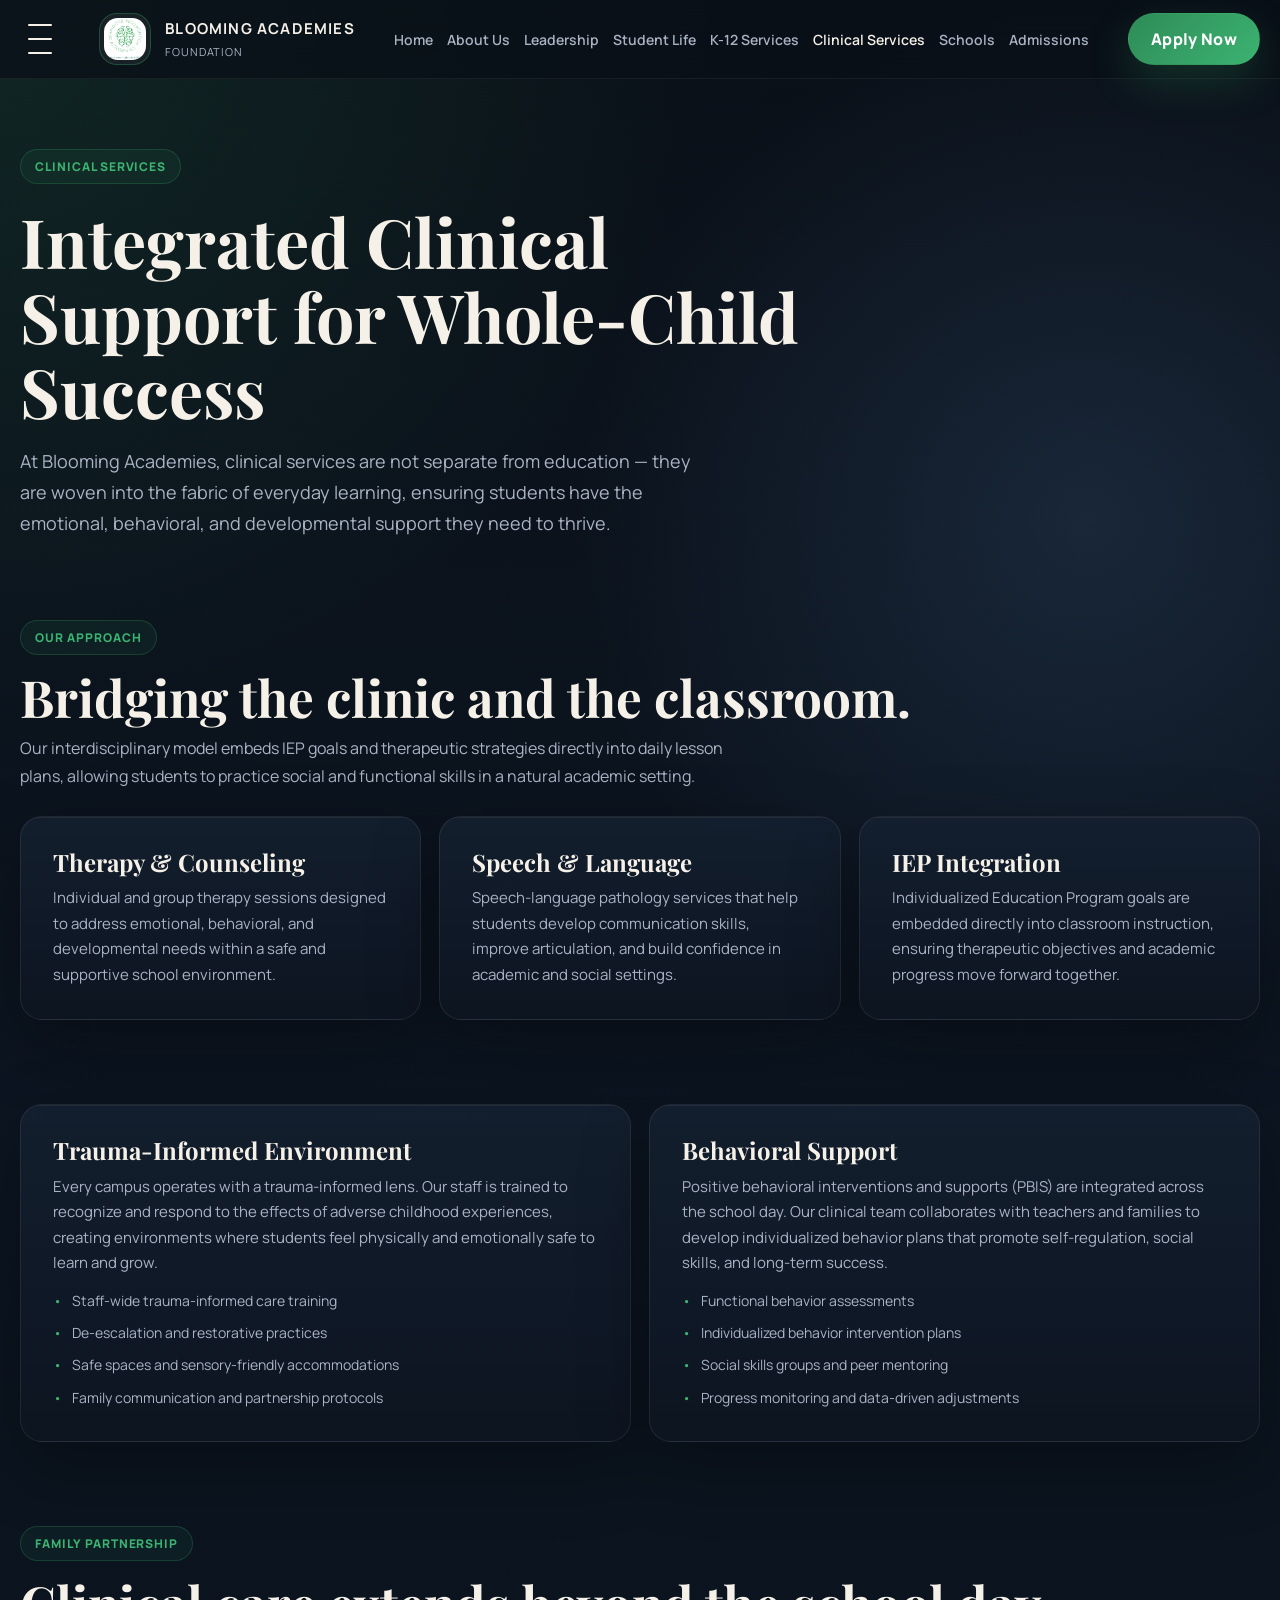
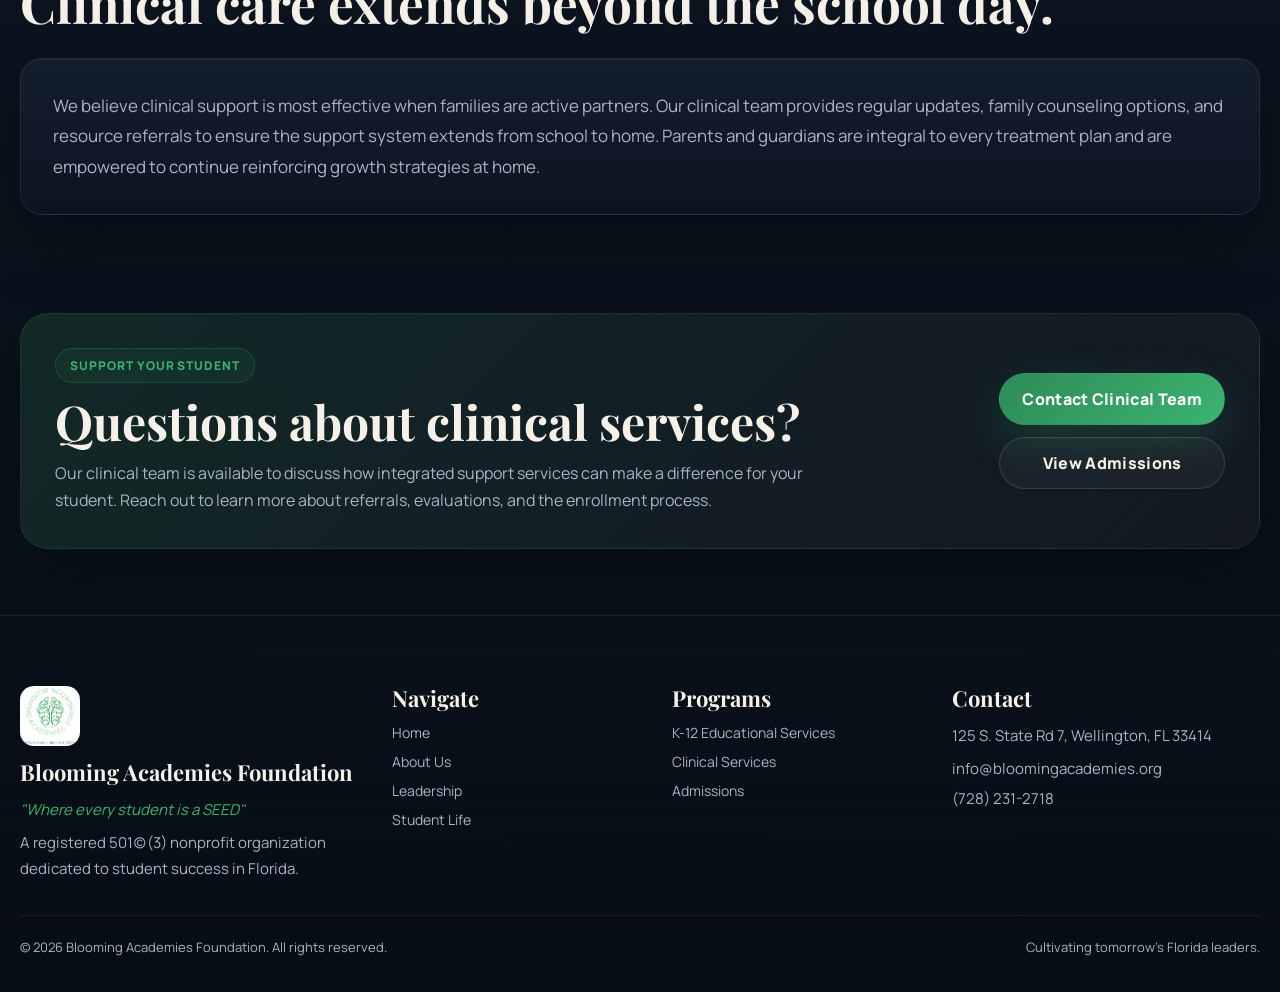
<file: clinical.html>
<!DOCTYPE html>
<html lang="en">
<head>
  <meta charset="UTF-8">
  <meta name="viewport" content="width=device-width, initial-scale=1.0">
  <title>Clinical Services | Blooming Academies Foundation</title>
  <meta name="description" content="Blooming Academies Foundation clinical services: therapy, counseling, speech support, IEP integration, and holistic student well-being for Florida K-12 students.">
  <link rel="preconnect" href="https://fonts.googleapis.com">
  <link rel="preconnect" href="https://fonts.gstatic.com" crossorigin>
  <link href="https://fonts.googleapis.com/css2?family=Playfair+Display:wght@600;700;800&family=Manrope:wght@400;500;600;700;800&display=swap" rel="stylesheet">
  <link rel="stylesheet" href="shared.css">
</head>
<body>
  <nav class="navbar">
    <div class="container nav-inner">
      <button class="menu-toggle" onclick="toggleMenu()" aria-label="Open navigation menu">
        <span></span><span></span><span></span>
      </button>
      <a href="index.html" class="brand">
        <div class="brand-mark"><img src="baf-logo.jpg" alt="BAF Logo"></div>
        <div class="brand-copy"><strong>Blooming Academies</strong><small>Foundation</small></div>
      </a>
      <div class="nav-links">
        <a href="index.html">Home</a>
        <a href="about.html">About Us</a>
        <a href="leadership.html">Leadership</a>
        <a href="student-life.html">Student Life</a>
        <a href="services.html">K-12 Services</a>
        <a href="clinical.html" class="active">Clinical Services</a>
        <a href="schools.html">Schools</a>
        <a href="admissions.html">Admissions</a>
      </div>
      <a class="btn btn-primary" href="admissions.html">Apply Now</a>
    </div>
  </nav>

  <header class="page-hero">
    <div class="container">
      <div class="eyebrow">Clinical Services</div>
      <h1 style="margin-top:20px;">Integrated Clinical Support for Whole-Child Success</h1>
      <p>At Blooming Academies, clinical services are not separate from education — they are woven into the fabric of everyday learning, ensuring students have the emotional, behavioral, and developmental support they need to thrive.</p>
    </div>
  </header>

  <section class="section">
    <div class="container">
      <div class="section-head">
        <div class="eyebrow">Our Approach</div>
        <h2 style="margin-top:14px;">Bridging the clinic and the classroom.</h2>
        <p>Our interdisciplinary model embeds IEP goals and therapeutic strategies directly into daily lesson plans, allowing students to practice social and functional skills in a natural academic setting.</p>
      </div>
      <div class="grid-3">
        <div class="card" style="padding:32px;">
          <h3>Therapy & Counseling</h3>
          <p>Individual and group therapy sessions designed to address emotional, behavioral, and developmental needs within a safe and supportive school environment.</p>
        </div>
        <div class="card" style="padding:32px;">
          <h3>Speech & Language</h3>
          <p>Speech-language pathology services that help students develop communication skills, improve articulation, and build confidence in academic and social settings.</p>
        </div>
        <div class="card" style="padding:32px;">
          <h3>IEP Integration</h3>
          <p>Individualized Education Program goals are embedded directly into classroom instruction, ensuring therapeutic objectives and academic progress move forward together.</p>
        </div>
      </div>
    </div>
  </section>

  <section class="section">
    <div class="container">
      <div class="grid-2">
        <div class="card" style="padding:32px;">
          <h3>Trauma-Informed Environment</h3>
          <p>Every campus operates with a trauma-informed lens. Our staff is trained to recognize and respond to the effects of adverse childhood experiences, creating environments where students feel physically and emotionally safe to learn and grow.</p>
          <ul class="feature-list" style="margin-top:14px;">
            <li>Staff-wide trauma-informed care training</li>
            <li>De-escalation and restorative practices</li>
            <li>Safe spaces and sensory-friendly accommodations</li>
            <li>Family communication and partnership protocols</li>
          </ul>
        </div>
        <div class="card" style="padding:32px;">
          <h3>Behavioral Support</h3>
          <p>Positive behavioral interventions and supports (PBIS) are integrated across the school day. Our clinical team collaborates with teachers and families to develop individualized behavior plans that promote self-regulation, social skills, and long-term success.</p>
          <ul class="feature-list" style="margin-top:14px;">
            <li>Functional behavior assessments</li>
            <li>Individualized behavior intervention plans</li>
            <li>Social skills groups and peer mentoring</li>
            <li>Progress monitoring and data-driven adjustments</li>
          </ul>
        </div>
      </div>
    </div>
  </section>

  <section class="section">
    <div class="container">
      <div class="section-head">
        <div class="eyebrow">Family Partnership</div>
        <h2 style="margin-top:14px;">Clinical care extends beyond the school day.</h2>
      </div>
      <div class="card" style="padding:32px;">
        <p style="font-size:17px; line-height:1.8;">We believe clinical support is most effective when families are active partners. Our clinical team provides regular updates, family counseling options, and resource referrals to ensure the support system extends from school to home. Parents and guardians are integral to every treatment plan and are empowered to continue reinforcing growth strategies at home.</p>
      </div>
    </div>
  </section>

  <section class="section">
    <div class="container">
      <div class="cta-band">
        <div>
          <div class="eyebrow">Support Your Student</div>
          <h2 style="font-size:clamp(28px,4vw,48px); margin-top:12px;">Questions about clinical services?</h2>
          <p>Our clinical team is available to discuss how integrated support services can make a difference for your student. Reach out to learn more about referrals, evaluations, and the enrollment process.</p>
        </div>
        <div style="display:flex; flex-direction:column; gap:12px;">
          <a class="btn btn-primary" href="mailto:info@bloomingacademies.org">Contact Clinical Team</a>
          <a class="btn btn-secondary" href="admissions.html">View Admissions</a>
        </div>
      </div>
    </div>
  </section>

  <footer class="site-footer">
    <div class="container">
      <div class="footer-grid">
        <div class="footer-column">
          <img src="baf-logo.jpg" alt="BAF" style="width:60px; height:60px; object-fit:contain; margin-bottom:14px; border-radius:14px;">
          <h4>Blooming Academies Foundation</h4>
          <p style="font-style:italic; color:var(--green-bright); margin-bottom:8px;">"Where every student is a SEED"</p>
          <p>A registered 501(c)(3) nonprofit organization dedicated to student success in Florida.</p>
        </div>
        <div class="footer-column"><h4>Navigate</h4><div class="footer-links"><a href="index.html">Home</a><a href="about.html">About Us</a><a href="leadership.html">Leadership</a><a href="student-life.html">Student Life</a></div></div>
        <div class="footer-column"><h4>Programs</h4><div class="footer-links"><a href="services.html">K-12 Educational Services</a><a href="clinical.html">Clinical Services</a><a href="admissions.html">Admissions</a></div></div>
        <div class="footer-column"><h4>Contact</h4><p>125 S. State Rd 7, Wellington, FL 33414</p><p style="margin-top:8px;">info@bloomingacademies.org</p><p style="margin-top:4px;">(728) 231-2718</p></div>
      </div>
      <div class="footer-bottom"><span>© 2026 Blooming Academies Foundation. All rights reserved.</span><span>Cultivating tomorrow's Florida leaders.</span></div>
    </div>
  </footer>

  <div class="slide-overlay" onclick="toggleMenu()"></div>
  <nav class="slide-menu">
    <div class="slide-menu-section">
      <span class="slide-menu-label">Pages</span>
      <div class="slide-menu-links" id="menu-pages">
        <a href="index.html">Home</a>
        <a href="about.html">About Us</a>
        <a href="leadership.html">Executive Leadership</a>
        <a href="student-life.html">Student Life</a>
        <a href="services.html">K-12 Educational Services</a>
        <a href="clinical.html">Clinical Services</a>
        <a href="schools.html">Schools</a>
        <a href="admissions.html">Admissions</a>
      </div>
    </div>
    <div class="slide-menu-divider"></div>
    <div class="slide-menu-section">
      <span class="slide-menu-label">Quick Links</span>
      <div class="slide-menu-links">
        <a href="https://www.paypal.com/donate" target="_blank">Donate Now</a>
        <a href="mailto:info@bloomingacademies.org">Email Us</a>
        <a href="tel:+17282312718">Call (728) 231-2718</a>
      </div>
    </div>
    <div class="slide-menu-divider"></div>
    <div class="slide-menu-section">
      <span class="slide-menu-label">Address</span>
      <div class="slide-menu-links">
        <span style="padding:10px 14px; color:var(--muted); font-size:14px; line-height:1.6;">125 S. State Rd 7<br>Wellington, FL 33414</span>
      </div>
    </div>
  </nav>

  <script>
  function toggleMenu(){
    document.querySelector('.menu-toggle').classList.toggle('open');
    document.querySelector('.slide-menu').classList.toggle('open');
    document.querySelector('.slide-overlay').classList.toggle('open');
  }
  // highlight current page
  (function(){
    var path=location.pathname.split('/').pop()||'index.html';
    document.querySelectorAll('#menu-pages a').forEach(function(a){
      if(a.getAttribute('href')===path) a.classList.add('active');
    });
  })();
  </script>

</body>
</html>
</file>
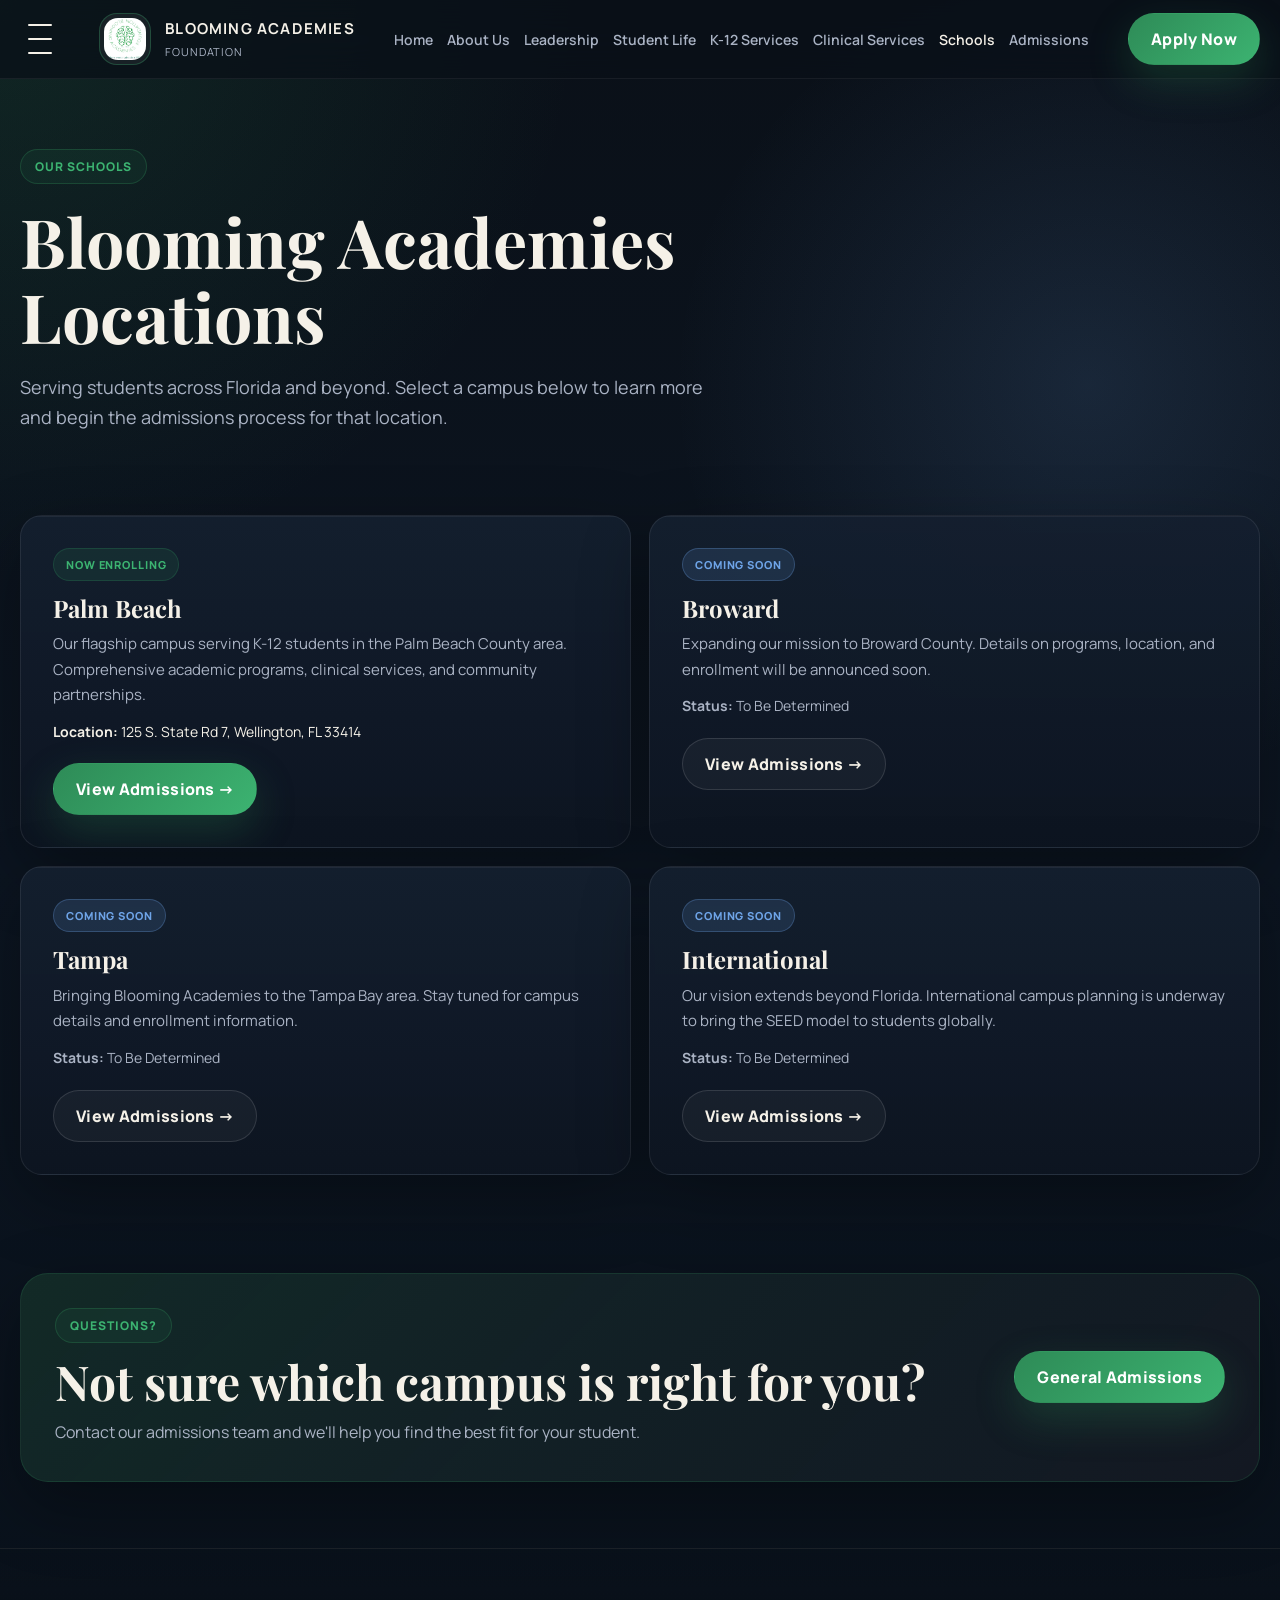
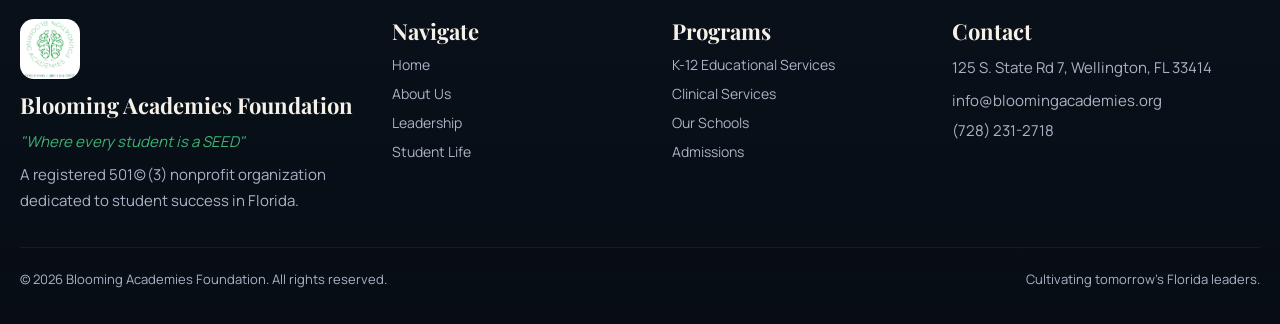
<file: schools.html>
<!DOCTYPE html>
<html lang="en">
<head>
  <meta charset="UTF-8">
  <meta name="viewport" content="width=device-width, initial-scale=1.0">
  <title>Our Schools | Blooming Academies Foundation</title>
  <meta name="description" content="Explore Blooming Academies Foundation school locations across Florida and internationally. Find admissions information for Palm Beach, Broward, Tampa, and International campuses.">
  <link rel="preconnect" href="https://fonts.googleapis.com">
  <link rel="preconnect" href="https://fonts.gstatic.com" crossorigin>
  <link href="https://fonts.googleapis.com/css2?family=Playfair+Display:wght@600;700;800&family=Manrope:wght@400;500;600;700;800&display=swap" rel="stylesheet">
  <link rel="stylesheet" href="shared.css">
</head>
<body>
  <nav class="navbar">
    <div class="container nav-inner">
      <button class="menu-toggle" onclick="toggleMenu()" aria-label="Open navigation menu">
        <span></span><span></span><span></span>
      </button>
      <a href="index.html" class="brand">
        <div class="brand-mark"><img src="baf-logo.jpg" alt="BAF Logo"></div>
        <div class="brand-copy"><strong>Blooming Academies</strong><small>Foundation</small></div>
      </a>
      <div class="nav-links">
        <a href="index.html">Home</a>
        <a href="about.html">About Us</a>
        <a href="leadership.html">Leadership</a>
        <a href="student-life.html">Student Life</a>
        <a href="services.html">K-12 Services</a>
        <a href="clinical.html">Clinical Services</a>
        <a href="schools.html" class="active">Schools</a>
        <a href="admissions.html">Admissions</a>
      </div>
      <a class="btn btn-primary" href="admissions.html">Apply Now</a>
    </div>
  </nav>

  <header class="page-hero">
    <div class="container">
      <div class="eyebrow">Our Schools</div>
      <h1 style="margin-top:20px;">Blooming Academies Locations</h1>
      <p>Serving students across Florida and beyond. Select a campus below to learn more and begin the admissions process for that location.</p>
    </div>
  </header>

  <section class="section">
    <div class="container">
      <div class="grid-2">

        <div class="card" style="padding:32px;">
          <div class="pill pill-green" style="margin-bottom:14px;">Now Enrolling</div>
          <h3>Palm Beach</h3>
          <p>Our flagship campus serving K-12 students in the Palm Beach County area. Comprehensive academic programs, clinical services, and community partnerships.</p>
          <p style="margin-top:12px; color:var(--text); font-size:14px;"><strong>Location:</strong> 125 S. State Rd 7, Wellington, FL 33414</p>
          <a href="admissions-palmbeach.html" class="btn btn-primary" style="margin-top:20px; width:fit-content;">View Admissions →</a>
        </div>

        <div class="card" style="padding:32px;">
          <div class="pill" style="background:rgba(110,164,231,0.14); color:var(--blue); border:1px solid rgba(110,164,231,0.28); margin-bottom:14px;">Coming Soon</div>
          <h3>Broward</h3>
          <p>Expanding our mission to Broward County. Details on programs, location, and enrollment will be announced soon.</p>
          <p style="margin-top:12px; color:var(--muted); font-size:14px;"><strong>Status:</strong> To Be Determined</p>
          <a href="admissions-broward.html" class="btn btn-secondary" style="margin-top:20px; width:fit-content;">View Admissions →</a>
        </div>

        <div class="card" style="padding:32px;">
          <div class="pill" style="background:rgba(110,164,231,0.14); color:var(--blue); border:1px solid rgba(110,164,231,0.28); margin-bottom:14px;">Coming Soon</div>
          <h3>Tampa</h3>
          <p>Bringing Blooming Academies to the Tampa Bay area. Stay tuned for campus details and enrollment information.</p>
          <p style="margin-top:12px; color:var(--muted); font-size:14px;"><strong>Status:</strong> To Be Determined</p>
          <a href="admissions-tampa.html" class="btn btn-secondary" style="margin-top:20px; width:fit-content;">View Admissions →</a>
        </div>

        <div class="card" style="padding:32px;">
          <div class="pill" style="background:rgba(110,164,231,0.14); color:var(--blue); border:1px solid rgba(110,164,231,0.28); margin-bottom:14px;">Coming Soon</div>
          <h3>International</h3>
          <p>Our vision extends beyond Florida. International campus planning is underway to bring the SEED model to students globally.</p>
          <p style="margin-top:12px; color:var(--muted); font-size:14px;"><strong>Status:</strong> To Be Determined</p>
          <a href="admissions-international.html" class="btn btn-secondary" style="margin-top:20px; width:fit-content;">View Admissions →</a>
        </div>

      </div>
    </div>
  </section>

  <section class="section">
    <div class="container">
      <div class="cta-band">
        <div>
          <div class="eyebrow">Questions?</div>
          <h2 style="font-size:clamp(28px,4vw,48px); margin-top:12px;">Not sure which campus is right for you?</h2>
          <p>Contact our admissions team and we'll help you find the best fit for your student.</p>
        </div>
        <div style="display:flex; flex-direction:column; gap:12px;">
          <a class="btn btn-primary" href="admissions.html">General Admissions</a>
        </div>
      </div>
    </div>
  </section>

  <footer class="site-footer">
    <div class="container">
      <div class="footer-grid">
        <div class="footer-column">
          <img src="baf-logo.jpg" alt="BAF" style="width:60px; height:60px; object-fit:contain; margin-bottom:14px; border-radius:14px;">
          <h4>Blooming Academies Foundation</h4>
          <p style="font-style:italic; color:var(--green-bright); margin-bottom:8px;">"Where every student is a SEED"</p>
          <p>A registered 501(c)(3) nonprofit organization dedicated to student success in Florida.</p>
        </div>
        <div class="footer-column"><h4>Navigate</h4><div class="footer-links"><a href="index.html">Home</a><a href="about.html">About Us</a><a href="leadership.html">Leadership</a><a href="student-life.html">Student Life</a></div></div>
        <div class="footer-column"><h4>Programs</h4><div class="footer-links"><a href="services.html">K-12 Educational Services</a><a href="clinical.html">Clinical Services</a><a href="schools.html">Our Schools</a><a href="admissions.html">Admissions</a></div></div>
        <div class="footer-column"><h4>Contact</h4><p>125 S. State Rd 7, Wellington, FL 33414</p><p style="margin-top:8px;">info@bloomingacademies.org</p><p style="margin-top:4px;">(728) 231-2718</p></div>
      </div>
      <div class="footer-bottom"><span>© 2026 Blooming Academies Foundation. All rights reserved.</span><span>Cultivating tomorrow's Florida leaders.</span></div>
    </div>
  </footer>

  <div class="slide-overlay" onclick="toggleMenu()"></div>
  <nav class="slide-menu">
    <div class="slide-menu-section">
      <span class="slide-menu-label">Pages</span>
      <div class="slide-menu-links" id="menu-pages">
        <a href="index.html">Home</a>
        <a href="about.html">About Us</a>
        <a href="leadership.html">Executive Leadership</a>
        <a href="student-life.html">Student Life</a>
        <a href="services.html">K-12 Educational Services</a>
        <a href="clinical.html">Clinical Services</a>
        <a href="schools.html">Our Schools</a>
        <a href="admissions.html">Admissions</a>
      </div>
    </div>
    <div class="slide-menu-divider"></div>
    <div class="slide-menu-section">
      <span class="slide-menu-label">Quick Links</span>
      <div class="slide-menu-links">
        <a href="https://www.paypal.com/donate" target="_blank">Donate Now</a>
        <a href="mailto:info@bloomingacademies.org">Email Us</a>
        <a href="tel:+17282312718">Call (728) 231-2718</a>
      </div>
    </div>
    <div class="slide-menu-divider"></div>
    <div class="slide-menu-section">
      <span class="slide-menu-label">Address</span>
      <div class="slide-menu-links">
        <span style="padding:10px 14px; color:var(--muted); font-size:14px; line-height:1.6;">125 S. State Rd 7<br>Wellington, FL 33414</span>
      </div>
    </div>
  </nav>

  <script>
  function toggleMenu(){
    document.querySelector('.menu-toggle').classList.toggle('open');
    document.querySelector('.slide-menu').classList.toggle('open');
    document.querySelector('.slide-overlay').classList.toggle('open');
  }
  (function(){
    var path=location.pathname.split('/').pop()||'index.html';
    document.querySelectorAll('#menu-pages a').forEach(function(a){
      if(a.getAttribute('href')===path) a.classList.add('active');
    });
  })();
  </script>
</body>
</html>
</file>
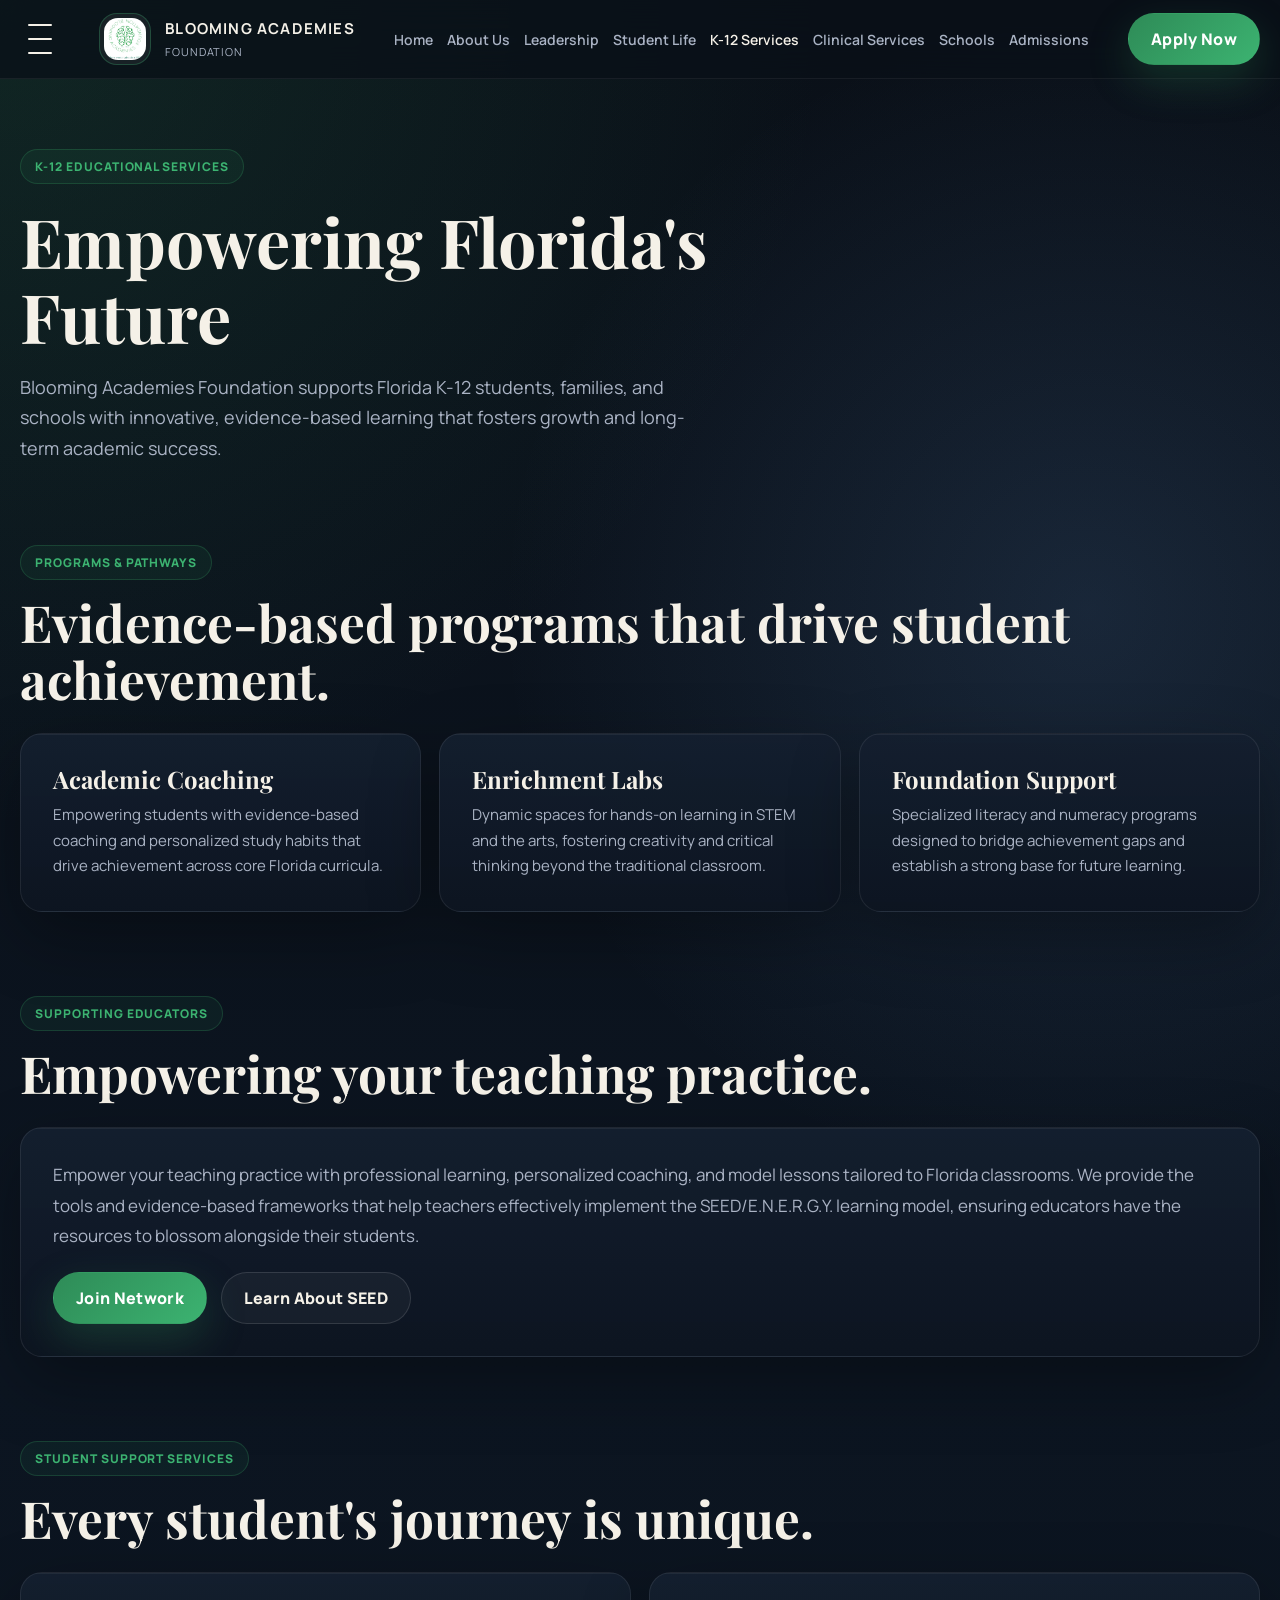
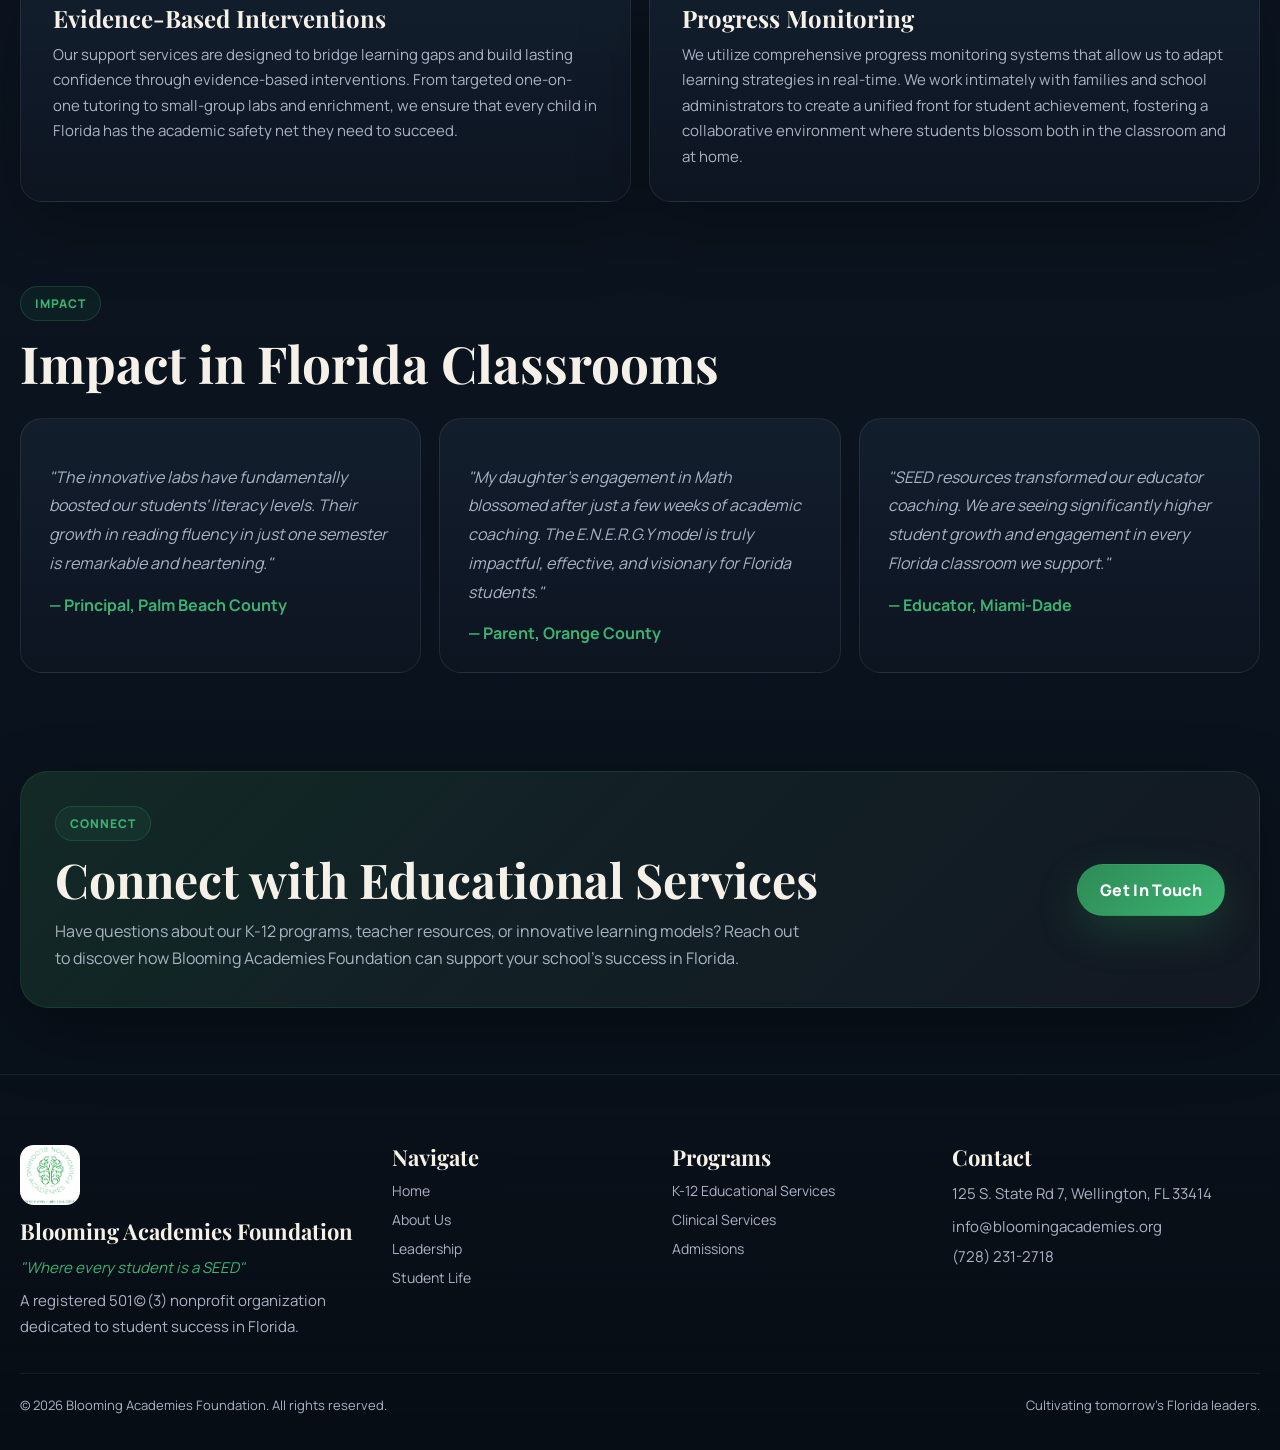
<file: services.html>
<!DOCTYPE html>
<html lang="en">
<head>
  <meta charset="UTF-8">
  <meta name="viewport" content="width=device-width, initial-scale=1.0">
  <title>K-12 Educational Services | Blooming Academies Foundation</title>
  <meta name="description" content="Explore Blooming Academies Foundation's K-12 educational services: academic coaching, enrichment labs, educator support, and the SEED learning model.">
  <link rel="preconnect" href="https://fonts.googleapis.com">
  <link rel="preconnect" href="https://fonts.gstatic.com" crossorigin>
  <link href="https://fonts.googleapis.com/css2?family=Playfair+Display:wght@600;700;800&family=Manrope:wght@400;500;600;700;800&display=swap" rel="stylesheet">
  <link rel="stylesheet" href="shared.css">
</head>
<body>
  <nav class="navbar">
    <div class="container nav-inner">
      <button class="menu-toggle" onclick="toggleMenu()" aria-label="Open navigation menu">
        <span></span><span></span><span></span>
      </button>
      <a href="index.html" class="brand">
        <div class="brand-mark"><img src="baf-logo.jpg" alt="BAF Logo"></div>
        <div class="brand-copy"><strong>Blooming Academies</strong><small>Foundation</small></div>
      </a>
      <div class="nav-links">
        <a href="index.html">Home</a>
        <a href="about.html">About Us</a>
        <a href="leadership.html">Leadership</a>
        <a href="student-life.html">Student Life</a>
        <a href="services.html" class="active">K-12 Services</a>
        <a href="clinical.html">Clinical Services</a>
        <a href="schools.html">Schools</a>
        <a href="admissions.html">Admissions</a>
      </div>
      <a class="btn btn-primary" href="admissions.html">Apply Now</a>
    </div>
  </nav>

  <header class="page-hero">
    <div class="container">
      <div class="eyebrow">K-12 Educational Services</div>
      <h1 style="margin-top:20px;">Empowering Florida's Future</h1>
      <p>Blooming Academies Foundation supports Florida K-12 students, families, and schools with innovative, evidence-based learning that fosters growth and long-term academic success.</p>
    </div>
  </header>

  <section class="section">
    <div class="container">
      <div class="section-head">
        <div class="eyebrow">Programs & Pathways</div>
        <h2 style="margin-top:14px;">Evidence-based programs that drive student achievement.</h2>
      </div>
      <div class="grid-3">
        <div class="card" style="padding:32px;">
          <h3>Academic Coaching</h3>
          <p>Empowering students with evidence-based coaching and personalized study habits that drive achievement across core Florida curricula.</p>
        </div>
        <div class="card" style="padding:32px;">
          <h3>Enrichment Labs</h3>
          <p>Dynamic spaces for hands-on learning in STEM and the arts, fostering creativity and critical thinking beyond the traditional classroom.</p>
        </div>
        <div class="card" style="padding:32px;">
          <h3>Foundation Support</h3>
          <p>Specialized literacy and numeracy programs designed to bridge achievement gaps and establish a strong base for future learning.</p>
        </div>
      </div>
    </div>
  </section>

  <section class="section">
    <div class="container">
      <div class="section-head">
        <div class="eyebrow">Supporting Educators</div>
        <h2 style="margin-top:14px;">Empowering your teaching practice.</h2>
      </div>
      <div class="card" style="padding:32px;">
        <p style="font-size:17px; line-height:1.8;">Empower your teaching practice with professional learning, personalized coaching, and model lessons tailored to Florida classrooms. We provide the tools and evidence-based frameworks that help teachers effectively implement the SEED/E.N.E.R.G.Y. learning model, ensuring educators have the resources to blossom alongside their students.</p>
        <div style="display:flex; gap:14px; flex-wrap:wrap; margin-top:20px;">
          <a class="btn btn-primary" href="admissions.html">Join Network</a>
          <a class="btn btn-secondary" href="about.html">Learn About SEED</a>
        </div>
      </div>
    </div>
  </section>

  <section class="section">
    <div class="container">
      <div class="section-head">
        <div class="eyebrow">Student Support Services</div>
        <h2 style="margin-top:14px;">Every student's journey is unique.</h2>
      </div>
      <div class="grid-2">
        <div class="card" style="padding:32px;">
          <h3>Evidence-Based Interventions</h3>
          <p>Our support services are designed to bridge learning gaps and build lasting confidence through evidence-based interventions. From targeted one-on-one tutoring to small-group labs and enrichment, we ensure that every child in Florida has the academic safety net they need to succeed.</p>
        </div>
        <div class="card" style="padding:32px;">
          <h3>Progress Monitoring</h3>
          <p>We utilize comprehensive progress monitoring systems that allow us to adapt learning strategies in real-time. We work intimately with families and school administrators to create a unified front for student achievement, fostering a collaborative environment where students blossom both in the classroom and at home.</p>
        </div>
      </div>
    </div>
  </section>

  <section class="section">
    <div class="container">
      <div class="section-head">
        <div class="eyebrow">Impact</div>
        <h2 style="margin-top:14px;">Impact in Florida Classrooms</h2>
      </div>
      <div class="grid-3">
        <div class="quote-block">
          <p>"The innovative labs have fundamentally boosted our students' literacy levels. Their growth in reading fluency in just one semester is remarkable and heartening."</p>
          <footer>— Principal, Palm Beach County</footer>
        </div>
        <div class="quote-block">
          <p>"My daughter's engagement in Math blossomed after just a few weeks of academic coaching. The E.N.E.R.G.Y model is truly impactful, effective, and visionary for Florida students."</p>
          <footer>— Parent, Orange County</footer>
        </div>
        <div class="quote-block">
          <p>"SEED resources transformed our educator coaching. We are seeing significantly higher student growth and engagement in every Florida classroom we support."</p>
          <footer>— Educator, Miami-Dade</footer>
        </div>
      </div>
    </div>
  </section>

  <section class="section">
    <div class="container">
      <div class="cta-band">
        <div>
          <div class="eyebrow">Connect</div>
          <h2 style="font-size:clamp(28px,4vw,48px); margin-top:12px;">Connect with Educational Services</h2>
          <p>Have questions about our K-12 programs, teacher resources, or innovative learning models? Reach out to discover how Blooming Academies Foundation can support your school's success in Florida.</p>
        </div>
        <a class="btn btn-primary" href="mailto:info@bloomingacademies.org">Get In Touch</a>
      </div>
    </div>
  </section>

  <footer class="site-footer">
    <div class="container">
      <div class="footer-grid">
        <div class="footer-column">
          <img src="baf-logo.jpg" alt="BAF" style="width:60px; height:60px; object-fit:contain; margin-bottom:14px; border-radius:14px;">
          <h4>Blooming Academies Foundation</h4>
          <p style="font-style:italic; color:var(--green-bright); margin-bottom:8px;">"Where every student is a SEED"</p>
          <p>A registered 501(c)(3) nonprofit organization dedicated to student success in Florida.</p>
        </div>
        <div class="footer-column"><h4>Navigate</h4><div class="footer-links"><a href="index.html">Home</a><a href="about.html">About Us</a><a href="leadership.html">Leadership</a><a href="student-life.html">Student Life</a></div></div>
        <div class="footer-column"><h4>Programs</h4><div class="footer-links"><a href="services.html">K-12 Educational Services</a><a href="clinical.html">Clinical Services</a><a href="admissions.html">Admissions</a></div></div>
        <div class="footer-column"><h4>Contact</h4><p>125 S. State Rd 7, Wellington, FL 33414</p><p style="margin-top:8px;">info@bloomingacademies.org</p><p style="margin-top:4px;">(728) 231-2718</p></div>
      </div>
      <div class="footer-bottom"><span>© 2026 Blooming Academies Foundation. All rights reserved.</span><span>Cultivating tomorrow's Florida leaders.</span></div>
    </div>
  </footer>

  <div class="slide-overlay" onclick="toggleMenu()"></div>
  <nav class="slide-menu">
    <div class="slide-menu-section">
      <span class="slide-menu-label">Pages</span>
      <div class="slide-menu-links" id="menu-pages">
        <a href="index.html">Home</a>
        <a href="about.html">About Us</a>
        <a href="leadership.html">Executive Leadership</a>
        <a href="student-life.html">Student Life</a>
        <a href="services.html">K-12 Educational Services</a>
        <a href="clinical.html">Clinical Services</a>
        <a href="schools.html">Schools</a>
        <a href="admissions.html">Admissions</a>
      </div>
    </div>
    <div class="slide-menu-divider"></div>
    <div class="slide-menu-section">
      <span class="slide-menu-label">Quick Links</span>
      <div class="slide-menu-links">
        <a href="https://www.paypal.com/donate" target="_blank">Donate Now</a>
        <a href="mailto:info@bloomingacademies.org">Email Us</a>
        <a href="tel:+17282312718">Call (728) 231-2718</a>
      </div>
    </div>
    <div class="slide-menu-divider"></div>
    <div class="slide-menu-section">
      <span class="slide-menu-label">Address</span>
      <div class="slide-menu-links">
        <span style="padding:10px 14px; color:var(--muted); font-size:14px; line-height:1.6;">125 S. State Rd 7<br>Wellington, FL 33414</span>
      </div>
    </div>
  </nav>

  <script>
  function toggleMenu(){
    document.querySelector('.menu-toggle').classList.toggle('open');
    document.querySelector('.slide-menu').classList.toggle('open');
    document.querySelector('.slide-overlay').classList.toggle('open');
  }
  // highlight current page
  (function(){
    var path=location.pathname.split('/').pop()||'index.html';
    document.querySelectorAll('#menu-pages a').forEach(function(a){
      if(a.getAttribute('href')===path) a.classList.add('active');
    });
  })();
  </script>

</body>
</html>
</file>
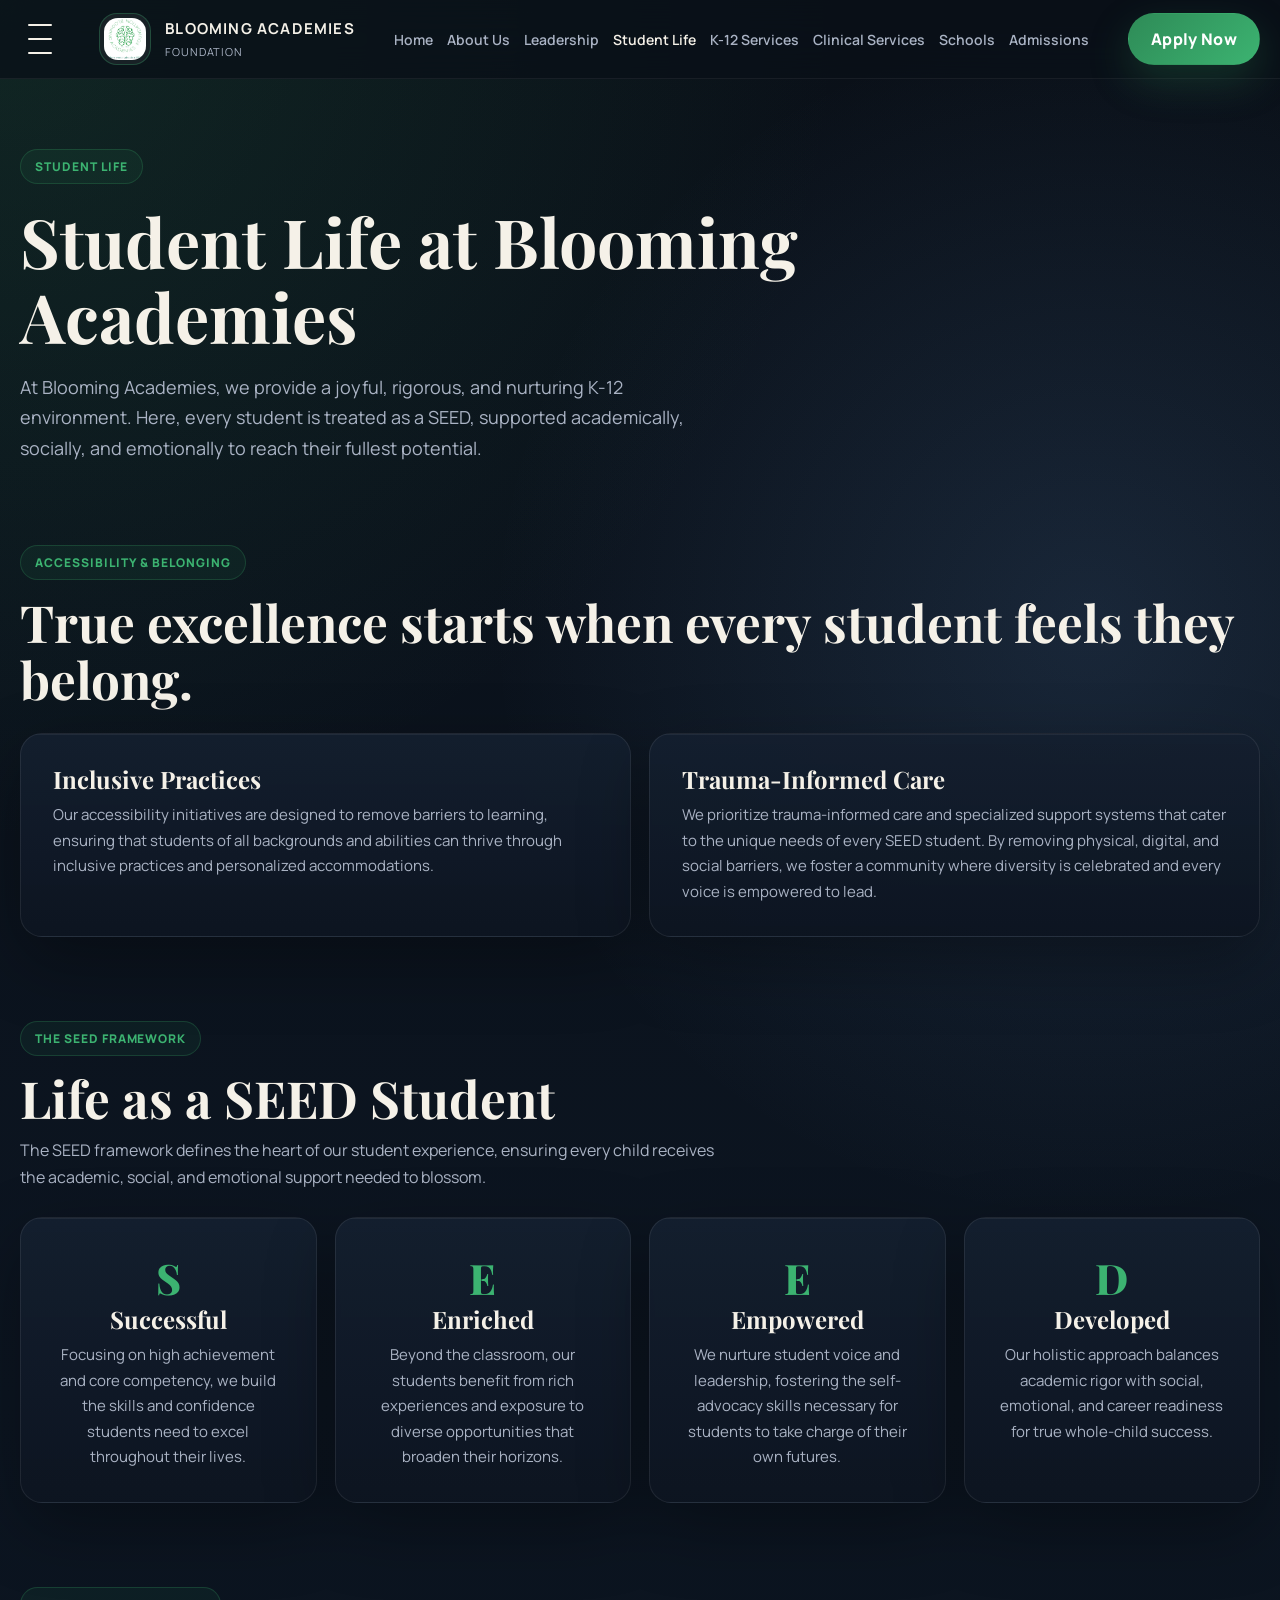
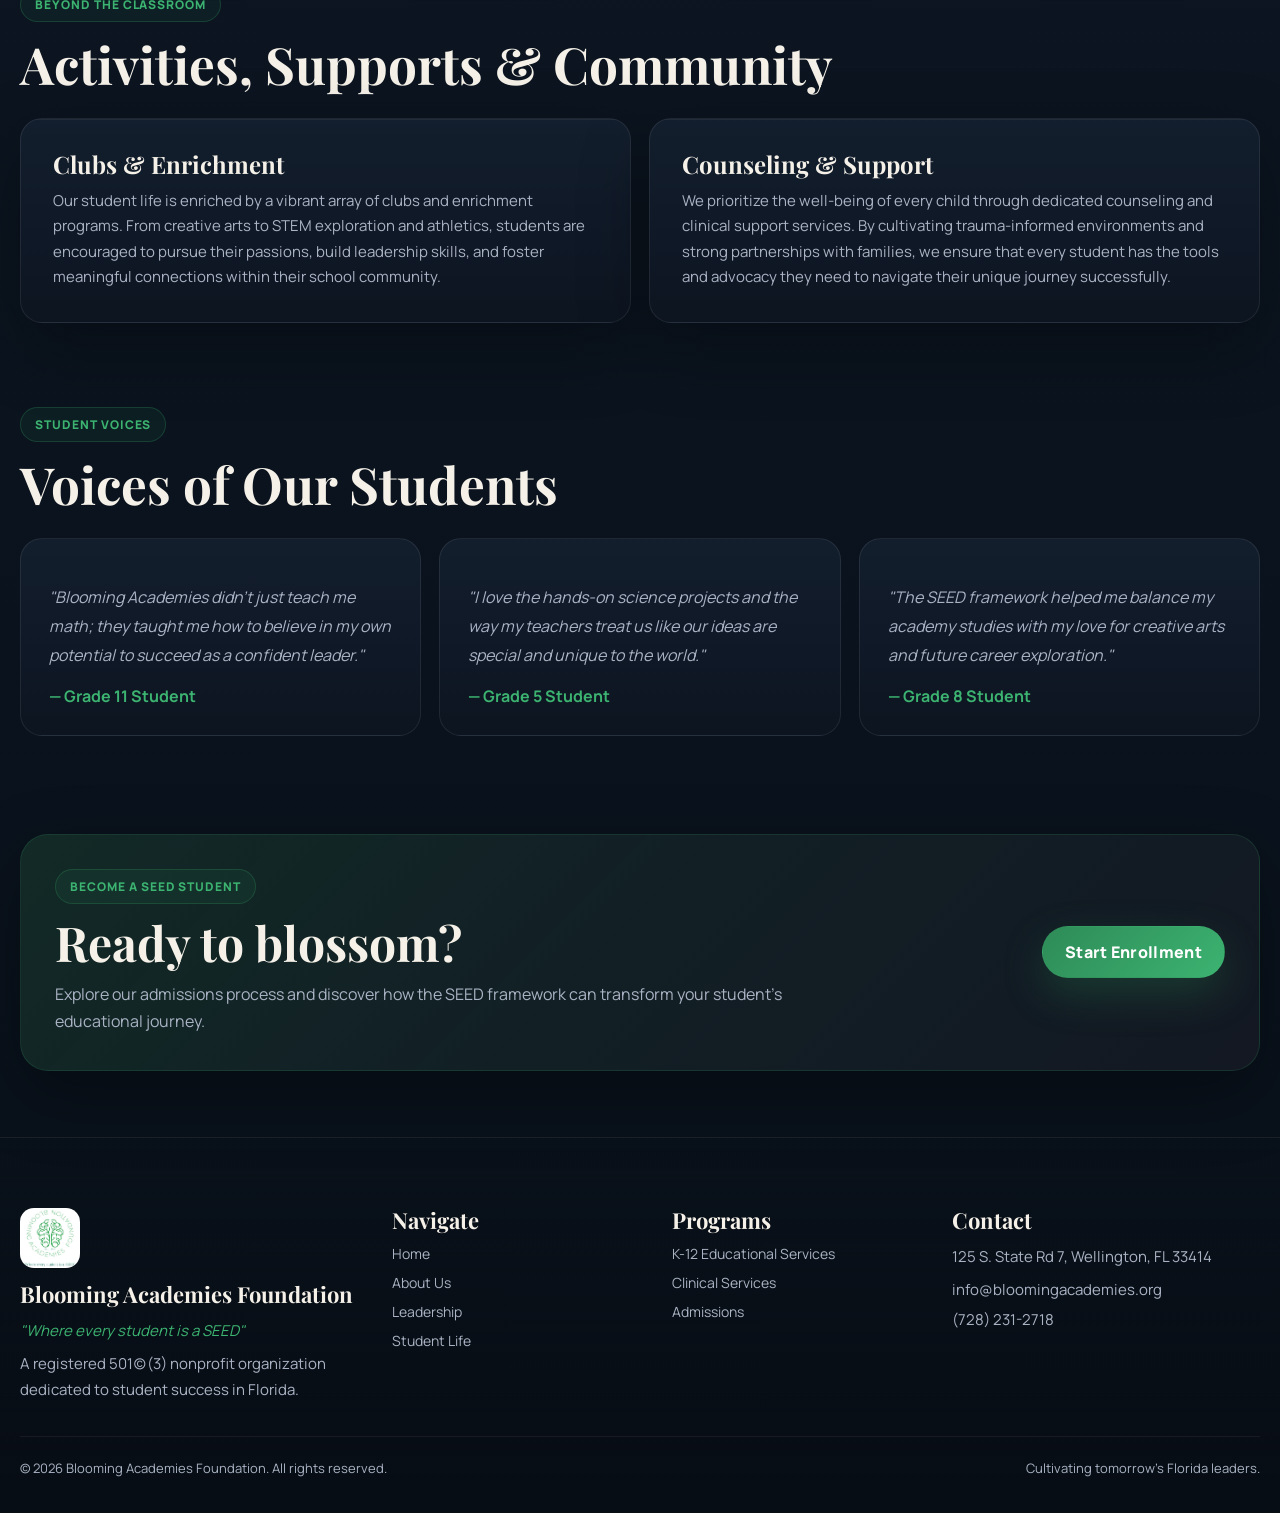
<file: student-life.html>
<!DOCTYPE html>
<html lang="en">
<head>
  <meta charset="UTF-8">
  <meta name="viewport" content="width=device-width, initial-scale=1.0">
  <title>Student Life | Blooming Academies Foundation</title>
  <meta name="description" content="Discover student life at Blooming Academies — the SEED framework, accessibility, belonging, activities, and community support for Florida K-12 students.">
  <link rel="preconnect" href="https://fonts.googleapis.com">
  <link rel="preconnect" href="https://fonts.gstatic.com" crossorigin>
  <link href="https://fonts.googleapis.com/css2?family=Playfair+Display:wght@600;700;800&family=Manrope:wght@400;500;600;700;800&display=swap" rel="stylesheet">
  <link rel="stylesheet" href="shared.css">
</head>
<body>
  <nav class="navbar">
    <div class="container nav-inner">
      <button class="menu-toggle" onclick="toggleMenu()" aria-label="Open navigation menu">
        <span></span><span></span><span></span>
      </button>
      <a href="index.html" class="brand">
        <div class="brand-mark"><img src="baf-logo.jpg" alt="BAF Logo"></div>
        <div class="brand-copy"><strong>Blooming Academies</strong><small>Foundation</small></div>
      </a>
      <div class="nav-links">
        <a href="index.html">Home</a>
        <a href="about.html">About Us</a>
        <a href="leadership.html">Leadership</a>
        <a href="student-life.html" class="active">Student Life</a>
        <a href="services.html">K-12 Services</a>
        <a href="clinical.html">Clinical Services</a>
        <a href="schools.html">Schools</a>
        <a href="admissions.html">Admissions</a>
      </div>
      <a class="btn btn-primary" href="admissions.html">Apply Now</a>
    </div>
  </nav>

  <header class="page-hero">
    <div class="container">
      <div class="eyebrow">Student Life</div>
      <h1 style="margin-top:20px;">Student Life at Blooming Academies</h1>
      <p>At Blooming Academies, we provide a joyful, rigorous, and nurturing K-12 environment. Here, every student is treated as a SEED, supported academically, socially, and emotionally to reach their fullest potential.</p>
    </div>
  </header>

  <section class="section">
    <div class="container">
      <div class="section-head">
        <div class="eyebrow">Accessibility & Belonging</div>
        <h2 style="margin-top:14px;">True excellence starts when every student feels they belong.</h2>
      </div>
      <div class="grid-2">
        <div class="card" style="padding:32px;">
          <h3>Inclusive Practices</h3>
          <p>Our accessibility initiatives are designed to remove barriers to learning, ensuring that students of all backgrounds and abilities can thrive through inclusive practices and personalized accommodations.</p>
        </div>
        <div class="card" style="padding:32px;">
          <h3>Trauma-Informed Care</h3>
          <p>We prioritize trauma-informed care and specialized support systems that cater to the unique needs of every SEED student. By removing physical, digital, and social barriers, we foster a community where diversity is celebrated and every voice is empowered to lead.</p>
        </div>
      </div>
    </div>
  </section>

  <section class="section">
    <div class="container">
      <div class="section-head">
        <div class="eyebrow">The SEED Framework</div>
        <h2 style="margin-top:14px;">Life as a SEED Student</h2>
        <p>The SEED framework defines the heart of our student experience, ensuring every child receives the academic, social, and emotional support needed to blossom.</p>
      </div>
      <div class="grid-4">
        <div class="card" style="text-align:center; padding:32px;">
          <div style="font-size:42px; color:var(--green-bright); font-family:'Playfair Display',serif; font-weight:800;">S</div>
          <h3>Successful</h3>
          <p>Focusing on high achievement and core competency, we build the skills and confidence students need to excel throughout their lives.</p>
        </div>
        <div class="card" style="text-align:center; padding:32px;">
          <div style="font-size:42px; color:var(--green-bright); font-family:'Playfair Display',serif; font-weight:800;">E</div>
          <h3>Enriched</h3>
          <p>Beyond the classroom, our students benefit from rich experiences and exposure to diverse opportunities that broaden their horizons.</p>
        </div>
        <div class="card" style="text-align:center; padding:32px;">
          <div style="font-size:42px; color:var(--green-bright); font-family:'Playfair Display',serif; font-weight:800;">E</div>
          <h3>Empowered</h3>
          <p>We nurture student voice and leadership, fostering the self-advocacy skills necessary for students to take charge of their own futures.</p>
        </div>
        <div class="card" style="text-align:center; padding:32px;">
          <div style="font-size:42px; color:var(--green-bright); font-family:'Playfair Display',serif; font-weight:800;">D</div>
          <h3>Developed</h3>
          <p>Our holistic approach balances academic rigor with social, emotional, and career readiness for true whole-child success.</p>
        </div>
      </div>
    </div>
  </section>

  <section class="section">
    <div class="container">
      <div class="section-head">
        <div class="eyebrow">Beyond the Classroom</div>
        <h2 style="margin-top:14px;">Activities, Supports & Community</h2>
      </div>
      <div class="grid-2">
        <div class="card" style="padding:32px;">
          <h3>Clubs & Enrichment</h3>
          <p>Our student life is enriched by a vibrant array of clubs and enrichment programs. From creative arts to STEM exploration and athletics, students are encouraged to pursue their passions, build leadership skills, and foster meaningful connections within their school community.</p>
        </div>
        <div class="card" style="padding:32px;">
          <h3>Counseling & Support</h3>
          <p>We prioritize the well-being of every child through dedicated counseling and clinical support services. By cultivating trauma-informed environments and strong partnerships with families, we ensure that every student has the tools and advocacy they need to navigate their unique journey successfully.</p>
        </div>
      </div>
    </div>
  </section>

  <section class="section">
    <div class="container">
      <div class="section-head">
        <div class="eyebrow">Student Voices</div>
        <h2 style="margin-top:14px;">Voices of Our Students</h2>
      </div>
      <div class="grid-3">
        <div class="quote-block">
          <p>"Blooming Academies didn't just teach me math; they taught me how to believe in my own potential to succeed as a confident leader."</p>
          <footer>— Grade 11 Student</footer>
        </div>
        <div class="quote-block">
          <p>"I love the hands-on science projects and the way my teachers treat us like our ideas are special and unique to the world."</p>
          <footer>— Grade 5 Student</footer>
        </div>
        <div class="quote-block">
          <p>"The SEED framework helped me balance my academy studies with my love for creative arts and future career exploration."</p>
          <footer>— Grade 8 Student</footer>
        </div>
      </div>
    </div>
  </section>

  <section class="section">
    <div class="container">
      <div class="cta-band">
        <div>
          <div class="eyebrow">Become a SEED Student</div>
          <h2 style="font-size:clamp(28px,4vw,48px); margin-top:12px;">Ready to blossom?</h2>
          <p>Explore our admissions process and discover how the SEED framework can transform your student's educational journey.</p>
        </div>
        <a class="btn btn-primary" href="admissions.html">Start Enrollment</a>
      </div>
    </div>
  </section>

  <footer class="site-footer">
    <div class="container">
      <div class="footer-grid">
        <div class="footer-column">
          <img src="baf-logo.jpg" alt="BAF" style="width:60px; height:60px; object-fit:contain; margin-bottom:14px; border-radius:14px;">
          <h4>Blooming Academies Foundation</h4>
          <p style="font-style:italic; color:var(--green-bright); margin-bottom:8px;">"Where every student is a SEED"</p>
          <p>A registered 501(c)(3) nonprofit organization dedicated to student success in Florida.</p>
        </div>
        <div class="footer-column"><h4>Navigate</h4><div class="footer-links"><a href="index.html">Home</a><a href="about.html">About Us</a><a href="leadership.html">Leadership</a><a href="student-life.html">Student Life</a></div></div>
        <div class="footer-column"><h4>Programs</h4><div class="footer-links"><a href="services.html">K-12 Educational Services</a><a href="clinical.html">Clinical Services</a><a href="admissions.html">Admissions</a></div></div>
        <div class="footer-column"><h4>Contact</h4><p>125 S. State Rd 7, Wellington, FL 33414</p><p style="margin-top:8px;">info@bloomingacademies.org</p><p style="margin-top:4px;">(728) 231-2718</p></div>
      </div>
      <div class="footer-bottom"><span>© 2026 Blooming Academies Foundation. All rights reserved.</span><span>Cultivating tomorrow's Florida leaders.</span></div>
    </div>
  </footer>

  <div class="slide-overlay" onclick="toggleMenu()"></div>
  <nav class="slide-menu">
    <div class="slide-menu-section">
      <span class="slide-menu-label">Pages</span>
      <div class="slide-menu-links" id="menu-pages">
        <a href="index.html">Home</a>
        <a href="about.html">About Us</a>
        <a href="leadership.html">Executive Leadership</a>
        <a href="student-life.html">Student Life</a>
        <a href="services.html">K-12 Educational Services</a>
        <a href="clinical.html">Clinical Services</a>
        <a href="schools.html">Schools</a>
        <a href="admissions.html">Admissions</a>
      </div>
    </div>
    <div class="slide-menu-divider"></div>
    <div class="slide-menu-section">
      <span class="slide-menu-label">Quick Links</span>
      <div class="slide-menu-links">
        <a href="https://www.paypal.com/donate" target="_blank">Donate Now</a>
        <a href="mailto:info@bloomingacademies.org">Email Us</a>
        <a href="tel:+17282312718">Call (728) 231-2718</a>
      </div>
    </div>
    <div class="slide-menu-divider"></div>
    <div class="slide-menu-section">
      <span class="slide-menu-label">Address</span>
      <div class="slide-menu-links">
        <span style="padding:10px 14px; color:var(--muted); font-size:14px; line-height:1.6;">125 S. State Rd 7<br>Wellington, FL 33414</span>
      </div>
    </div>
  </nav>

  <script>
  function toggleMenu(){
    document.querySelector('.menu-toggle').classList.toggle('open');
    document.querySelector('.slide-menu').classList.toggle('open');
    document.querySelector('.slide-overlay').classList.toggle('open');
  }
  // highlight current page
  (function(){
    var path=location.pathname.split('/').pop()||'index.html';
    document.querySelectorAll('#menu-pages a').forEach(function(a){
      if(a.getAttribute('href')===path) a.classList.add('active');
    });
  })();
  </script>

</body>
</html>
</file>
<file: shared.css>
/* BAF Design System — Shared across all pages */
:root {
  --ink: #0d1420;
  --ink-deep: #091019;
  --ink-soft: #131f31;
  --surface: #101a29;
  --surface-2: #162336;
  --line: rgba(255,255,255,0.1);
  --text: #f5f1e8;
  --muted: #aab3c4;
  --green: #2e8b57;
  --green-bright: #3cb371;
  --green-light: #7ecfa0;
  --emerald: #62c59a;
  --blue: #6ea4e7;
  --shadow: 0 24px 70px rgba(0, 0, 0, 0.32);
  --radius: 22px;
  --radius-sm: 14px;
  --container: 1240px;
}

* { box-sizing: border-box; }
html { scroll-behavior: smooth; }
body {
  margin: 0;
  font-family: 'Manrope', sans-serif;
  background:
    radial-gradient(circle at top left, rgba(46,139,87,0.18), transparent 25%),
    radial-gradient(circle at 85% 20%, rgba(110,164,231,0.14), transparent 22%),
    linear-gradient(180deg, #0a1018 0%, #0c1521 45%, #081019 100%);
  color: var(--text);
  min-height: 100vh;
}

body::before {
  content: "";
  position: fixed;
  inset: 0;
  pointer-events: none;
  background-image:
    linear-gradient(rgba(255,255,255,0.03) 1px, transparent 1px),
    linear-gradient(90deg, rgba(255,255,255,0.03) 1px, transparent 1px);
  background-size: 32px 32px;
  mask-image: linear-gradient(180deg, rgba(0,0,0,0.25), transparent 80%);
  opacity: 0.25;
}

a { color: inherit; text-decoration: none; }
img { max-width: 100%; display: block; }
.container { width: min(var(--container), calc(100% - 40px)); margin: 0 auto; }

/* TOPBAR */
.topbar { border-bottom: 1px solid var(--line); background: rgba(9,16,25,0.78); backdrop-filter: blur(18px); }
.topbar-inner { min-height: 42px; display: flex; align-items: center; justify-content: space-between; gap: 16px; color: var(--muted); font-size: 13px; }
.topbar-items { display: flex; gap: 14px; flex-wrap: wrap; }
.topbar-chip { padding: 6px 10px; border: 1px solid rgba(255,255,255,0.08); border-radius: 999px; background: rgba(255,255,255,0.03); }

/* NAVBAR */
.navbar { position: sticky; top: 0; z-index: 20; background: rgba(10,16,24,0.76); backdrop-filter: blur(20px); border-bottom: 1px solid rgba(255,255,255,0.06); }
.nav-inner { min-height: 78px; display: flex; align-items: center; justify-content: space-between; gap: 20px; }

/* HAMBURGER MENU */
.menu-toggle { display: flex; flex-direction: column; background: none; border: none; cursor: pointer; padding: 8px; position: relative; z-index: 52; }
.menu-toggle span { display: block; width: 24px; height: 2px; background: var(--text); margin: 6px 0; border-radius: 2px; transition: transform 0.3s, opacity 0.3s; }
.menu-toggle.open span:nth-child(1) { transform: translateY(8px) rotate(45deg); }
.menu-toggle.open span:nth-child(2) { opacity: 0; }
.menu-toggle.open span:nth-child(3) { transform: translateY(-8px) rotate(-45deg); }

/* SLIDE MENU */
.slide-menu { position: fixed; top: 0; left: -340px; width: 320px; height: 100vh; z-index: 50; background: rgba(10,16,24,0.97); backdrop-filter: blur(24px); border-right: 1px solid rgba(255,255,255,0.08); transition: left 0.35s cubic-bezier(0.4,0,0.2,1); overflow-y: auto; padding: 90px 28px 40px; }
.slide-menu.open { left: 0; }
.slide-overlay { position: fixed; inset: 0; z-index: 49; background: rgba(0,0,0,0.5); opacity: 0; pointer-events: none; transition: opacity 0.3s; }
.slide-overlay.open { opacity: 1; pointer-events: auto; }
.slide-menu-section { margin-bottom: 28px; }
.slide-menu-label { font-size: 11px; font-weight: 800; letter-spacing: 0.1em; text-transform: uppercase; color: var(--green-bright); margin-bottom: 12px; display: block; }
.slide-menu-links { display: grid; gap: 4px; }
.slide-menu-links a { display: block; padding: 10px 14px; border-radius: 12px; color: var(--muted); font-weight: 600; font-size: 15px; transition: background 0.2s, color 0.2s; }
.slide-menu-links a:hover, .slide-menu-links a.active { background: rgba(46,139,87,0.12); color: var(--text); }
.slide-menu-divider { height: 1px; background: rgba(255,255,255,0.06); margin: 8px 0; }
.brand { display: flex; align-items: center; gap: 14px; }
.brand-mark { width: 52px; height: 52px; border-radius: 18px; background: rgba(255,255,255,0.06); border: 1px solid rgba(62,179,113,0.3); display: grid; place-items: center; overflow: hidden; padding: 4px; }
.brand-mark img { width: 100%; height: 100%; object-fit: contain; border-radius: 14px; }
.brand-copy strong { display: block; font-size: 15px; letter-spacing: 0.08em; text-transform: uppercase; }
.brand-copy small { color: var(--muted); letter-spacing: 0.08em; text-transform: uppercase; font-size: 11px; }
.nav-links { display: flex; gap: 14px; flex-wrap: wrap; }
.nav-links a { color: var(--muted); font-weight: 600; font-size: 14px; transition: color 0.2s; }
.nav-links a:hover, .nav-links a.active { color: var(--text); }

/* BUTTONS */
.btn { display: inline-flex; align-items: center; justify-content: center; gap: 10px; padding: 14px 22px; border-radius: 999px; border: 1px solid transparent; font-weight: 800; letter-spacing: 0.02em; transition: transform 0.2s ease, box-shadow 0.2s ease; font-family: inherit; font-size: inherit; cursor: pointer; }
.btn:hover { transform: translateY(-2px); }
.btn-primary { color: #fff; background: linear-gradient(135deg, var(--green) 0%, var(--green-bright) 100%); box-shadow: 0 16px 40px rgba(46,139,87,0.28); }
.btn-secondary { color: var(--text); border-color: rgba(255,255,255,0.12); background: rgba(255,255,255,0.04); }
.btn-donate { color: #fff; background: linear-gradient(135deg, #c0392b, #e74c3c); box-shadow: 0 12px 30px rgba(192,57,43,0.25); }

/* TYPOGRAPHY */
h1, h2, h3, h4 { font-family: 'Playfair Display', serif; margin: 0; line-height: 1.1; }
.eyebrow { display: inline-flex; align-items: center; gap: 10px; padding: 8px 14px; border-radius: 999px; border: 1px solid rgba(46,139,87,0.3); background: rgba(46,139,87,0.1); color: var(--green-bright); font-size: 12px; font-weight: 800; letter-spacing: 0.08em; text-transform: uppercase; }

/* SECTIONS */
.section { padding: 42px 0; }
.section-head { margin-bottom: 26px; }
.section-head p { margin: 10px 0 0; max-width: 720px; color: var(--muted); line-height: 1.7; }
.section-head h2 { font-size: clamp(30px, 4vw, 52px); }

/* PAGE HERO */
.page-hero { padding: 70px 0 40px; }
.page-hero h1 { font-size: clamp(38px, 5.5vw, 68px); max-width: 820px; }
.page-hero p { margin: 18px 0 0; max-width: 700px; color: var(--muted); font-size: 18px; line-height: 1.7; }

/* CARDS */
.card { background: linear-gradient(180deg, rgba(20,31,47,0.94), rgba(13,21,33,0.98)); border: 1px solid rgba(255,255,255,0.08); border-radius: var(--radius); box-shadow: var(--shadow); padding: 26px; position: relative; overflow: hidden; }
.card::before { content: ""; position: absolute; inset: 0; border-top: 1px solid rgba(255,255,255,0.06); pointer-events: none; }
.card h3 { font-size: 24px; margin-bottom: 10px; }
.card p { color: var(--muted); line-height: 1.7; font-size: 15px; margin: 0; }

/* GRIDS */
.grid-2 { display: grid; grid-template-columns: repeat(2, minmax(0, 1fr)); gap: 18px; }
.grid-3 { display: grid; grid-template-columns: repeat(3, minmax(0, 1fr)); gap: 18px; }
.grid-4 { display: grid; grid-template-columns: repeat(4, minmax(0, 1fr)); gap: 18px; }

/* NETWORK BAND */
.network-band { padding: 18px 22px; border-radius: 18px; background: linear-gradient(90deg, rgba(46,139,87,0.16), rgba(255,255,255,0.03)); border: 1px solid rgba(46,139,87,0.22); color: var(--text); font-weight: 600; line-height: 1.7; }

/* PILLS */
.pill { display: inline-flex; align-items: center; padding: 8px 12px; border-radius: 999px; font-size: 11px; font-weight: 800; letter-spacing: 0.08em; text-transform: uppercase; }
.pill-green { background: rgba(46,139,87,0.14); color: var(--green-bright); border: 1px solid rgba(46,139,87,0.28); }

/* AVATAR */
.avatar { width: 80px; height: 80px; border-radius: 50%; display: grid; place-items: center; background: linear-gradient(135deg, rgba(46,139,87,0.28), rgba(255,255,255,0.05)); border: 1px solid rgba(46,139,87,0.28); color: var(--green-bright); font-weight: 800; font-size: 24px; flex-shrink: 0; }

/* LISTS */
.feature-list { padding: 0; margin: 0; list-style: none; display: grid; gap: 10px; }
.feature-list li { color: var(--muted); line-height: 1.6; font-size: 14px; }
.feature-list li::before { content: "•"; color: var(--green-bright); margin-right: 10px; }

/* CTA BAND */
.cta-band { margin-top: 14px; padding: 34px; border-radius: 28px; background: linear-gradient(135deg, rgba(46,139,87,0.2), rgba(98,197,154,0.08) 48%, rgba(255,255,255,0.03) 100%), rgba(12,18,28,0.92); border: 1px solid rgba(46,139,87,0.22); box-shadow: var(--shadow); display: grid; grid-template-columns: 1fr auto; gap: 20px; align-items: center; }
.cta-band p { margin: 12px 0 0; color: var(--muted); max-width: 760px; line-height: 1.7; }

/* QUOTE */
.quote-block { padding: 28px; border-radius: var(--radius); background: linear-gradient(180deg, rgba(20,31,47,0.94), rgba(13,21,33,0.98)); border: 1px solid rgba(255,255,255,0.08); }
.quote-block p { color: var(--muted); line-height: 1.8; font-size: 16px; font-style: italic; }
.quote-block footer { margin-top: 14px; color: var(--green-bright); font-weight: 700; }

/* FOOTER */
footer.site-footer { padding: 70px 0 36px; margin-top: 24px; border-top: 1px solid rgba(255,255,255,0.08); background: linear-gradient(180deg, rgba(8,14,22,0.2), rgba(7,12,19,0.78)); }
.footer-grid { display: grid; grid-template-columns: 1.15fr 0.85fr 0.85fr 1fr; gap: 18px; }
.footer-column h4 { font-family: 'Playfair Display', serif; font-size: 22px; margin: 0 0 12px; }
.footer-column p { color: var(--muted); line-height: 1.7; font-size: 15px; margin: 0; }
.footer-links { display: grid; gap: 10px; }
.footer-links a { display: block; color: var(--muted); font-size: 14px; }
.footer-links a:hover { color: var(--text); }
.footer-bottom { margin-top: 34px; padding-top: 22px; border-top: 1px solid rgba(255,255,255,0.06); display: flex; justify-content: space-between; gap: 20px; flex-wrap: wrap; color: var(--muted); font-size: 13px; }

/* FAQ */
.faq-item { padding: 22px; border-radius: var(--radius-sm); background: rgba(255,255,255,0.03); border: 1px solid rgba(255,255,255,0.07); margin-bottom: 12px; cursor: pointer; }
.faq-item h3 { font-size: 18px; color: var(--text); margin: 0; }
.faq-item p { color: var(--muted); line-height: 1.7; margin: 12px 0 0; }
.faq-item.closed p { display: none; }

/* PERSON CARD */
.person-card { display: flex; gap: 20px; align-items: flex-start; }
.person-info h3 { font-size: 22px; margin-bottom: 4px; }
.person-info .role { color: var(--green-bright); font-weight: 700; font-size: 14px; margin-bottom: 10px; display: block; }
.person-info p { color: var(--muted); line-height: 1.7; font-size: 15px; }

/* CONTACT BAR */
.contact-bar { display: flex; flex-wrap: wrap; gap: 20px; padding: 20px 24px; border-radius: 18px; background: rgba(255,255,255,0.03); border: 1px solid rgba(255,255,255,0.07); color: var(--muted); font-size: 14px; }
.contact-bar strong { color: var(--text); }

/* RESPONSIVE */
@media (max-width: 1100px) {
  .grid-4 { grid-template-columns: 1fr 1fr; }
  .footer-grid { grid-template-columns: 1fr 1fr; }
  .cta-band { grid-template-columns: 1fr; }
}

@media (max-width: 760px) {
  .topbar { display: none; }
  .nav-inner { min-height: 72px; }
  .nav-links { display: none; }
  .grid-2, .grid-3, .grid-4, .footer-grid { grid-template-columns: 1fr; }
  .section { padding: 34px 0; }
  .btn { width: 100%; }
  .person-card { flex-direction: column; align-items: center; text-align: center; }
  .cta-band { grid-template-columns: 1fr; }
}
</file>
